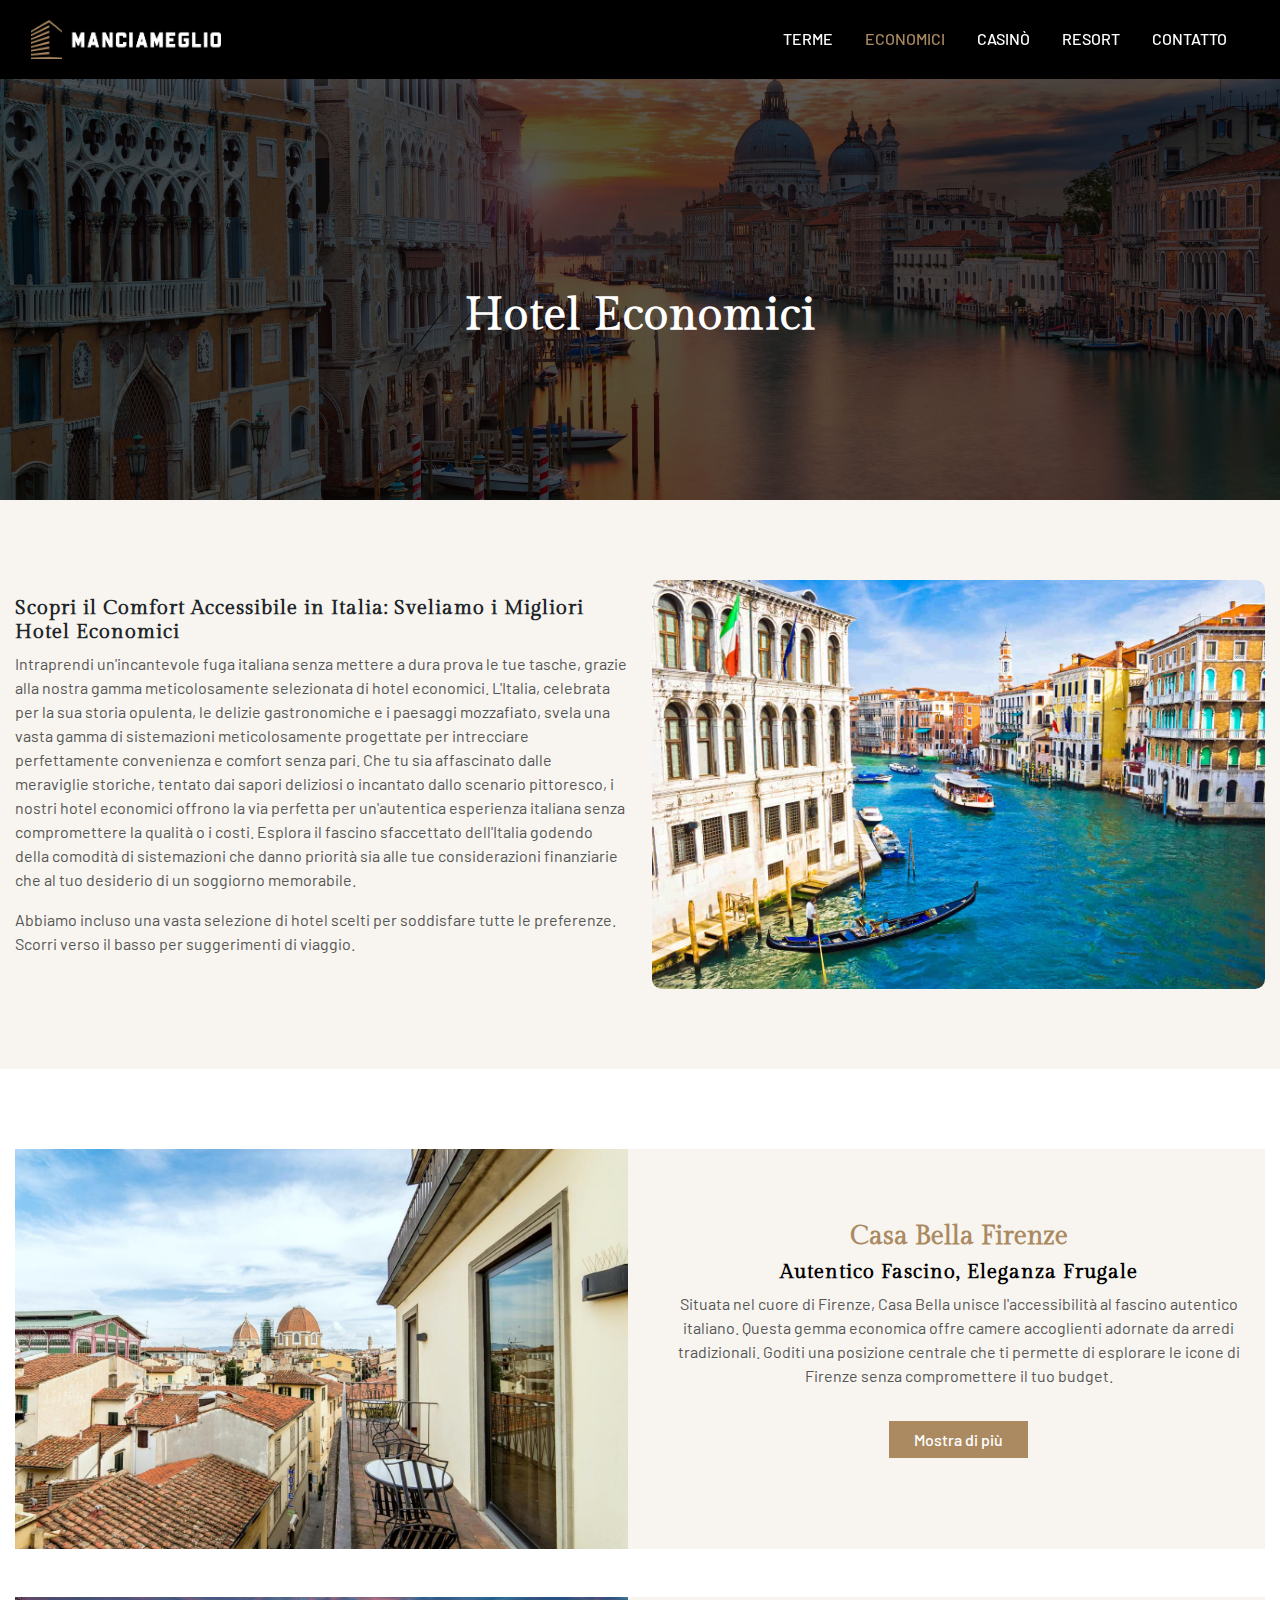
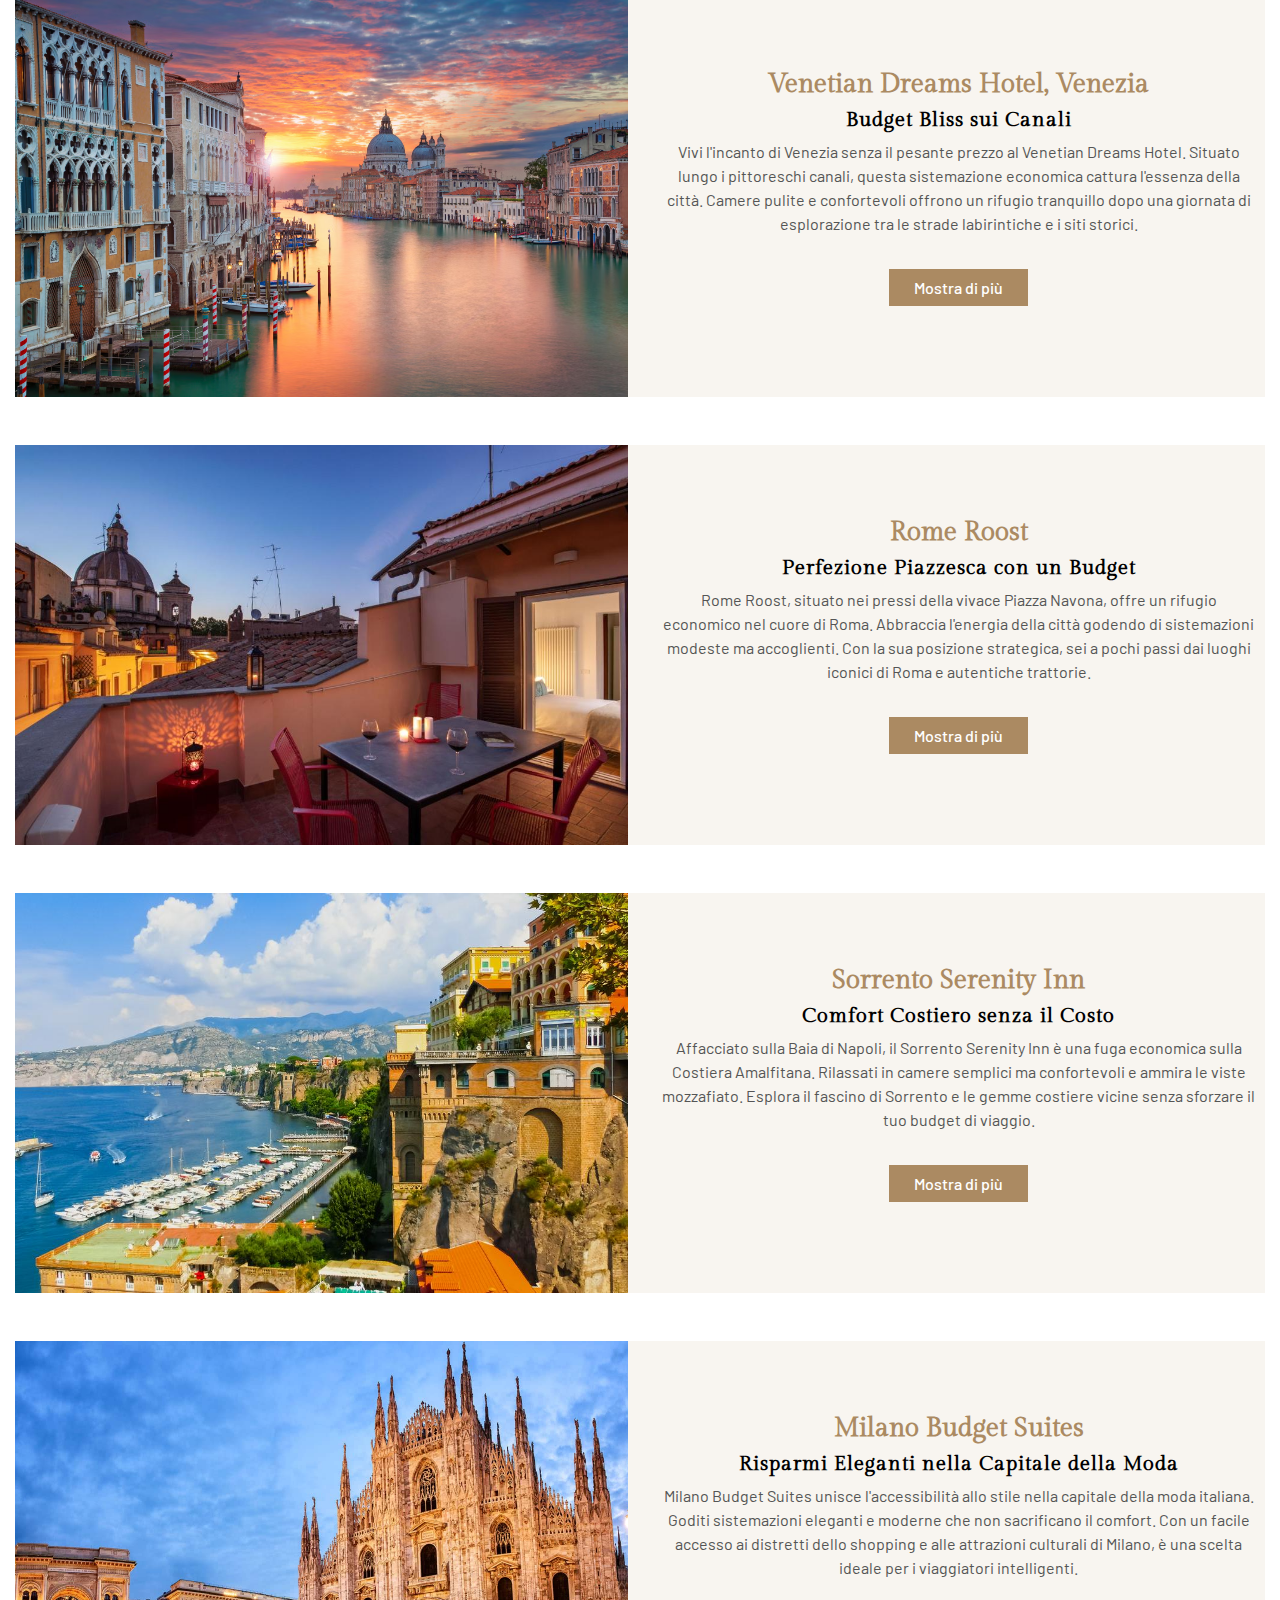
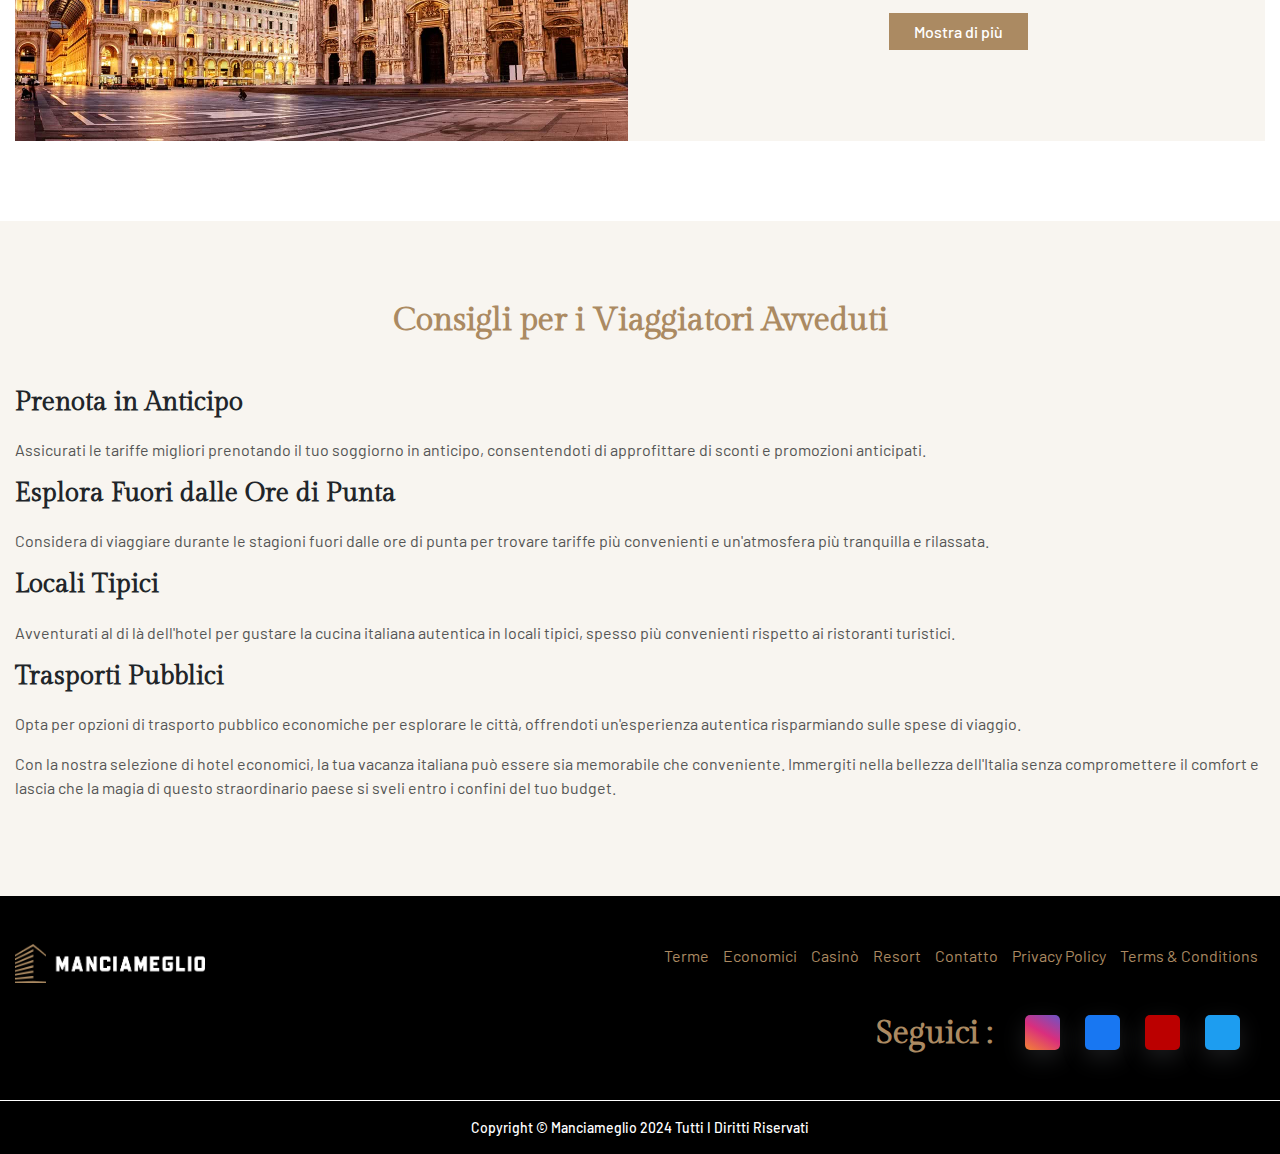
<file: budget.html>
<!DOCTYPE html>
<html lang="it">

<head>
    <meta charset="UTF-8">
    <meta name="viewport" content="width=device-width, initial-scale=1.0">
    <title>Economici</title>
    <link rel="icon" href="./assets/images/fav_icon.png" type="image/x-icon">
    <link rel="stylesheet" href="./assets/css/bootstrap.css">
    <link rel="stylesheet" href="./assets/css/style.css">
    <link rel="stylesheet" href="./assets/css/responsive.css">
    <!-- font  -->
    <link rel="stylesheet" href="https://site-assets.fontawesome.com/releases/v6.5.0/css/all.css">
    <link rel="preconnect" href="https://fonts.googleapis.com">
    <link rel="preconnect" href="https://fonts.gstatic.com" crossorigin>
    <link
        href="https://fonts.googleapis.com/css2?family=Cardo:wght@700&family=Cormorant+Garamond:wght@400;500;600;700&family=Gilda+Display&family=Lora:wght@400;500&family=Montserrat:wght@300;400;500&family=Palanquin+Dark:wght@500;600;700&family=Playfair+Display:wght@500;600;700&family=Raleway:wght@400;500;600;700&family=Roboto:wght@400;500&family=Source+Sans+3:wght@400;500&family=Source+Serif+4:opsz,wght@8..60,400;8..60,500&display=swap"
        rel="stylesheet">
    <link rel="preconnect" href="https://fonts.googleapis.com">
    <link rel="preconnect" href="https://fonts.gstatic.com" crossorigin>
    <link
        href="https://fonts.googleapis.com/css2?family=Barlow:wght@400;500&family=Cardo:wght@700&family=Cormorant+Garamond:wght@400;500;600;700&family=Gilda+Display&family=Lora:wght@400;500&family=Montserrat:wght@300;400;500&family=Palanquin+Dark:wght@500;600;700&family=Playfair+Display:wght@500;600;700&family=Raleway:wght@400;500;600;700&family=Roboto:wght@400;500&family=Source+Sans+3:wght@400;500&family=Source+Serif+4:opsz,wght@8..60,400;8..60,500&display=swap"
        rel="stylesheet">
</head>

<body>
    <!-- header -->
    <header>
        <nav class="nav container">
            <input type="checkbox" id="nav-check">
            <div class="nav-header">
                <div class="nav-title">
                    <a href="./index.html" class="logo"><img src="./assets/images/logon4.png" alt=""
                            class="img-fluid"></a>
                </div>
            </div>
            <div class="nav-btn">
                <label for="nav-check">
                    <span></span>
                    <span></span>
                    <span></span>
                </label>
            </div>
            <ul class="nav-list">
                <!-- <li><a href="./index.html">Home</a></li> -->
                <li><a href="./spa.html">Terme</a></li>
                <li><a href="./budget.html" class="active">Economici</a></li>
                <li><a href="./casino.html">Casinò</a></li>
                <li><a href="./resort.html">Resort</a></li>
                <li><a href="./contact.html">Contatto</a></li>
            </ul>
        </nav>
    </header>
    <!-- banner -->
    <div id="banner" class="sub_banner home_page_banner">
        <img src="./assets/images/budget2.avif" alt="sub_banner_img">
        <div class="container">
            <div class="sub_banner_content text-center">
                <h1>Hotel Economici</h1>
              
            </div>
        </div>
    </div>
    <div class="after_banner_section section">
        <div class="container">
            <div class="row align-items-center">
                <div class="col-lg-6">
                    <div class="left_side_ab">
                        <h5 class="text-dark">
                            Scopri il Comfort Accessibile in Italia: Sveliamo i Migliori Hotel Economici
                        </h5>
                        <p>Intraprendi un'incantevole fuga italiana senza mettere a dura prova le tue tasche,
                            grazie alla nostra gamma meticolosamente selezionata di hotel economici. L'Italia,
                            celebrata per la sua storia opulenta, le delizie gastronomiche e i paesaggi
                            mozzafiato, svela una vasta gamma di sistemazioni meticolosamente progettate per
                            intrecciare perfettamente convenienza e comfort senza pari. Che tu sia affascinato
                            dalle meraviglie storiche, tentato dai sapori deliziosi o incantato dallo scenario
                            pittoresco, i nostri hotel economici offrono la via perfetta per un'autentica esperienza
                            italiana senza compromettere la qualità o i costi. Esplora il fascino sfaccettato
                            dell'Italia godendo della comodità di sistemazioni che danno priorità sia alle tue
                            considerazioni finanziarie che al tuo desiderio di un soggiorno memorabile.
                        </p>
                        <p>Abbiamo incluso una vasta selezione di hotel scelti per soddisfare tutte le
                            preferenze. Scorri verso il basso per suggerimenti di viaggio.
                        </p>
                    </div>
                </div>
                <div class="col-lg-6">
                    <div class="right_side_ab">
                        <img src="./assets/images/budget_home.jpg" alt="" class="img-fluid">
                    </div>
                </div>
            </div>
        </div>
    </div>
    <!-- luxury_hotels -->
    <div class="luxury_hotels section">
        <div class="container">
            <!-- <div class="row">
               <div class="col text-center mb-5">
                   <h2>Bestu hótelin á Íslandi</h2>
               </div>
               </div> -->
            <div class="luxury_hotels_inner mb-5">
                <div class="row justify-content-center align-items-center">
                    <div class="col-lg-6">
                        <div class="luxhotel_card_further">
                            <a href="https://www.casabellaimmobiliare.it/web/" target="_blank">
                                <img src="./assets/images/budget1.jpg" alt="" class="img-fluid">
                            </a>
                        </div>
                    </div>
                    <div class="col-lg-6">
                        <div class="content_card text-center">
                            <h3 class="mb-2">Casa Bella Firenze</h3>
                            <h5 class="mb-2"> Autentico Fascino, Eleganza Frugale</h5>
                            <p>Situata nel cuore di Firenze, Casa Bella unisce l'accessibilità al fascino
                                autentico italiano. Questa gemma economica offre camere accoglienti
                                adornate da arredi tradizionali. Goditi una posizione centrale che ti permette
                                di esplorare le icone di Firenze senza compromettere il tuo budget.
                            </p>
                            <div class="text-center py-4">
                                <a href="https://www.casabellaimmobiliare.it/web/" class="common_btn"
                                    target="_blank">Mostra di più</a>
                            </div>
                        </div>
                    </div>
                </div>
            </div>
            <div class="luxury_hotels_inner mb-5">
                <div class="row justify-content-center align-items-center">
                    <div class="col-lg-6">
                        <div class="luxhotel_card_further">
                            <a href="https://www.booking.com/hotel/it/venetian-dream-apartment.en-gb.html?aid=356980&label=gog235jc-1DCAsocUIYdmVuZXRpYW4tZHJlYW0tYXBhcnRtZW50SDNYA2hsiAEBmAEJuAEXyAEM2AED6AEBiAIBqAIDuAKayO6sBsACAdICJDUxZWU4ZTlhLTQxZDgtNDliNi04YzBmLWEyMDI2MGI0OTA3YdgCBOACAQ&sid=8a261efbfaf8c3c6a4c2032cc0954287&dist=0&keep_landing=1&sb_price_type=total&type=total&"
                                target="_blank">
                                <img src="./assets/images/budget2.avif" alt="" class="img-fluid">
                            </a>
                        </div>
                    </div>
                    <div class="col-lg-6">
                        <div class="content_card text-center">
                            <h3 class="mb-2">Venetian Dreams Hotel, Venezia</h3>
                            <h5 class="mb-2"> Budget Bliss sui Canali</h5>
                            <p>Vivi l'incanto di Venezia senza il pesante prezzo al Venetian Dreams Hotel.
                                Situato lungo i pittoreschi canali, questa sistemazione economica cattura
                                l'essenza della città. Camere pulite e confortevoli offrono un rifugio tranquillo
                                dopo una giornata di esplorazione tra le strade labirintiche e i siti storici.
                            </p>
                            <div class="text-center py-4">
                                <a href="https://www.booking.com/hotel/it/venetian-dream-apartment.en-gb.html?aid=356980&label=gog235jc-1DCAsocUIYdmVuZXRpYW4tZHJlYW0tYXBhcnRtZW50SDNYA2hsiAEBmAEJuAEXyAEM2AED6AEBiAIBqAIDuAKayO6sBsACAdICJDUxZWU4ZTlhLTQxZDgtNDliNi04YzBmLWEyMDI2MGI0OTA3YdgCBOACAQ&sid=8a261efbfaf8c3c6a4c2032cc0954287&dist=0&keep_landing=1&sb_price_type=total&type=total&"
                                    class="common_btn" target="_blank">Mostra di più</a>
                            </div>
                        </div>
                    </div>
                </div>
            </div>
            <div class="luxury_hotels_inner mb-5">
                <div class="row justify-content-center align-items-center">
                    <div class="col-lg-6">
                        <div class="luxhotel_card_further">
                            <a href="https://www.google.com/travel/search?q=budget%20hotels%20in%20rome&g2lb=2502548%2C2503771%2C2503781%2C4258168%2C4284970%2C4291517%2C4597339%2C4754388%2C4814050%2C4874190%2C4893075%2C4924070%2C4965990%2C10208620%2C72277293%2C72298667%2C72302247%2C72313836%2C72317059%2C72406588%2C72412680%2C72414906%2C72421566%2C72430562%2C72436632%2C72440517%2C72442338%2C72448521%2C72458707&hl=en-IE&gl=ie&ssta=1&ts=CAESCAoCCAMKAggDGhwSGhIUCgcI6A8QARgVEgcI6A8QARgWGAEyAhAAKgcKBToDRVVS&qs=CAEyE0Nnb0ktTEtVXzZtN21aWVJFQUU4CkIJCU-MbFZdnbr1QgkJf1nsQpOjY0tCCQkcHFU28LgPOEIJCXgZ5Z_aZSwR&ap=aAG6AQhvdmVydmlldw&ictx=1&sa=X&ved=0CAAQ5JsGahcKEwjYyaDQ1sODAxUAAAAAHQAAAAAQDQ"
                                target="_blank">
                                <img src="./assets/images/budget3.jpg" alt="" class="img-fluid">
                            </a>
                        </div>
                    </div>
                    <div class="col-lg-6">
                        <div class="content_card text-center">
                            <h3 class="mb-2">Rome Roost</h3>
                            <h5 class="mb-2"> Perfezione Piazzesca con un Budget</h5>
                            <p>Rome Roost, situato nei pressi della vivace Piazza Navona, offre un rifugio
                                economico nel cuore di Roma. Abbraccia l'energia della città godendo di
                                sistemazioni modeste ma accoglienti. Con la sua posizione strategica, sei a
                                pochi passi dai luoghi iconici di Roma e autentiche trattorie.
                            </p>
                            <div class="text-center py-4">
                                <a href="https://www.google.com/travel/search?q=budget%20hotels%20in%20rome&g2lb=2502548%2C2503771%2C2503781%2C4258168%2C4284970%2C4291517%2C4597339%2C4754388%2C4814050%2C4874190%2C4893075%2C4924070%2C4965990%2C10208620%2C72277293%2C72298667%2C72302247%2C72313836%2C72317059%2C72406588%2C72412680%2C72414906%2C72421566%2C72430562%2C72436632%2C72440517%2C72442338%2C72448521%2C72458707&hl=en-IE&gl=ie&ssta=1&ts=CAESCAoCCAMKAggDGhwSGhIUCgcI6A8QARgVEgcI6A8QARgWGAEyAhAAKgcKBToDRVVS&qs=CAEyE0Nnb0ktTEtVXzZtN21aWVJFQUU4CkIJCU-MbFZdnbr1QgkJf1nsQpOjY0tCCQkcHFU28LgPOEIJCXgZ5Z_aZSwR&ap=aAG6AQhvdmVydmlldw&ictx=1&sa=X&ved=0CAAQ5JsGahcKEwjYyaDQ1sODAxUAAAAAHQAAAAAQDQ" class="common_btn" target="_blank">Mostra di più</a>
                            </div>
                        </div>
                    </div>
                </div>
            </div>
            <div class="luxury_hotels_inner mb-5">
                <div class="row justify-content-center align-items-center">
                    <div class="col-lg-6">
                        <div class="luxhotel_card_further">
                            <a href="https://fivestar.ie/self-catering/beachfront-oasis/" target="_blank">
                                <img src="./assets/images/budget4.jpg" alt="" class="img-fluid">
                            </a>
                        </div>
                    </div>
                    <div class="col-lg-6">
                        <div class="content_card text-center">
                            <h3 class="mb-2">Sorrento Serenity Inn</h3>
                            <h5 class="mb-2"> Comfort Costiero senza il Costo</h5>
                            <p>Affacciato sulla Baia di Napoli, il Sorrento Serenity Inn è una fuga economica
                                sulla Costiera Amalfitana. Rilassati in camere semplici ma confortevoli e
                                ammira le viste mozzafiato. Esplora il fascino di Sorrento e le gemme costiere
                                vicine senza sforzare il tuo budget di viaggio.
                            </p>
                            <div class="text-center py-4">
                                <a href="https://fivestar.ie/self-catering/beachfront-oasis/" class="common_btn"
                                    target="_blank">Mostra di più</a>
                            </div>
                        </div>
                    </div>
                </div>
            </div>
            <div class="luxury_hotels_inner">
                <div class="row justify-content-center align-items-center">
                    <div class="col-lg-6">
                        <div class="luxhotel_card_further">
                            <a href="https://www.googleadservices.com/pagead/aclk?sa=L&ai=[base64]&gclid=Cj0KCQiAy9msBhD0ARIsANbk0A8Ufy0BX92YIA4BJ6pBzbhEJY1q7RllL-OZQjVZEhOtRNo4Y1ER_zkaAkOEEALw_wcB&ved=2ahUKEwjHlIzg1sODAxXNSUEAHYEIAygQ0Qx6BAgJEAE&nis=2&cid=CAASFORok8j7iKult0Ojk52tarXIUQYC&dblrd=1&sival=AF15MEDy3CnToXlgBCtoPjwLPm26KuUhWNYGvwFE0wzNQwRJGA-zKL2Yqqcyh3RozkOvDG1KB9RYY-_nfsEK5YVpZEqcEoMFlKZBRxGmSFo_pKa1H7QTZbyitcdppzNvD9346nYsYeBzKeemdR1RxV6pXANOU3YL7aWua3VJKP6ni1ogkeExCtM&sig=AOD64_2PtkwZMKWag9QtsoIxPv-Ovzpv5Q&adurl=https://ad.doubleclick.net/searchads/link/click%3Flid%3D43700077168390085%26ds_s_kwgid%3D58700007730849395%26ds_a_cid%3D875294590%26ds_a_caid%3D16575947931%26ds_a_agid%3D132974660805%26ds_a_fiid%3D%26ds_a_lid%3Dkwd-14354241%26ds_a_extid%3D%26%26ds_e_adid%3D588949319893%26ds_e_matchtype%3Dsearch%26ds_e_device%3Dc%26ds_e_network%3Dg%26%26ds_url_v%3D2%26ds_dest_url%3Dhttps://www.nh-hotels.com/en/hotels/milan%3Fcampid%3D8435708%26gclsrc%3Daw.ds%26gad_source%3D1" target="_blank">
                                <img src="./assets/images/budget5.jpg" alt="" class="img-fluid">
                            </a>
                        </div>
                    </div>
                    <div class="col-lg-6">
                        <div class="content_card text-center">
                            <h3 class="mb-2">Milano Budget Suites</h3>
                            <h5 class="mb-2"> Risparmi Eleganti nella Capitale della Moda</h5>
                            <p>Milano Budget Suites unisce l'accessibilità allo stile nella capitale della moda
                                italiana. Goditi sistemazioni eleganti e moderne che non sacrificano il
                                comfort. Con un facile accesso ai distretti dello shopping e alle attrazioni
                                culturali di Milano, è una scelta ideale per i viaggiatori intelligenti.
                            </p>
                            <div class="text-center py-4">
                                <a href="https://www.googleadservices.com/pagead/aclk?sa=L&ai=[base64]&gclid=Cj0KCQiAy9msBhD0ARIsANbk0A8Ufy0BX92YIA4BJ6pBzbhEJY1q7RllL-OZQjVZEhOtRNo4Y1ER_zkaAkOEEALw_wcB&ved=2ahUKEwjHlIzg1sODAxXNSUEAHYEIAygQ0Qx6BAgJEAE&nis=2&cid=CAASFORok8j7iKult0Ojk52tarXIUQYC&dblrd=1&sival=AF15MEDy3CnToXlgBCtoPjwLPm26KuUhWNYGvwFE0wzNQwRJGA-zKL2Yqqcyh3RozkOvDG1KB9RYY-_nfsEK5YVpZEqcEoMFlKZBRxGmSFo_pKa1H7QTZbyitcdppzNvD9346nYsYeBzKeemdR1RxV6pXANOU3YL7aWua3VJKP6ni1ogkeExCtM&sig=AOD64_2PtkwZMKWag9QtsoIxPv-Ovzpv5Q&adurl=https://ad.doubleclick.net/searchads/link/click%3Flid%3D43700077168390085%26ds_s_kwgid%3D58700007730849395%26ds_a_cid%3D875294590%26ds_a_caid%3D16575947931%26ds_a_agid%3D132974660805%26ds_a_fiid%3D%26ds_a_lid%3Dkwd-14354241%26ds_a_extid%3D%26%26ds_e_adid%3D588949319893%26ds_e_matchtype%3Dsearch%26ds_e_device%3Dc%26ds_e_network%3Dg%26%26ds_url_v%3D2%26ds_dest_url%3Dhttps://www.nh-hotels.com/en/hotels/milan%3Fcampid%3D8435708%26gclsrc%3Daw.ds%26gad_source%3D1" class="common_btn" target="_blank">Mostra di più</a>
                            </div>
                        </div>
                    </div>
                </div>
            </div>
        </div>
    </div>
    <!-- bottom_text_section -->
    <div class="bottom_text_section section">
        <div class="container">
            <div class="row">
                <div class="col">
                    <h2 class="text-center mb-5">Consigli per i Viaggiatori Avveduti</h2>
                    <div class="bottom_text_tips mb-3">
                        <h3>Prenota in Anticipo</h3>
                        <p>Assicurati le tariffe migliori prenotando il tuo soggiorno in
                            anticipo, consentendoti di approfittare di sconti e promozioni anticipati.
                        </p>
                    </div>
                    <div class="bottom_text_tips mb-3">
                        <h3>Esplora Fuori dalle Ore di Punta</h3>
                        <p>Considera di viaggiare durante le stagioni fuori dalle
                            ore di punta per trovare tariffe più convenienti e un'atmosfera più tranquilla e
                            rilassata.
                        </p>
                    </div>
                    <div class="bottom_text_tips mb-3">
                        <h3>Locali Tipici</h3>
                        <p>Avventurati al di là dell'hotel per gustare la cucina italiana autentica in
                            locali tipici, spesso più convenienti rispetto ai ristoranti turistici.
                        </p>
                    </div>
                    <div class="bottom_text_tips mb-3">
                        <h3>Trasporti Pubblici</h3>
                        <p>Opta per opzioni di trasporto pubblico economiche per esplorare
                            le città, offrendoti un'esperienza autentica risparmiando sulle spese di viaggio.
                        </p>
                        <p>Con la nostra selezione di hotel economici, la tua vacanza italiana può essere sia
                            memorabile che conveniente. Immergiti nella bellezza dell'Italia senza
                            compromettere il comfort e lascia che la magia di questo straordinario paese si sveli
                            entro i confini del tuo budget.
                        </p>
                    </div>
                </div>
            </div>
        </div>
    </div>
    <footer class="py-5">
        <div class="container">
            <div class="top_footer">
                <div class="row align-items-center">
                    <div class="col-12 col-xl-3">
                        <div class="footer_left">
                            <a href="./index.html" class="logo"><img src="./assets/images/logon4.png" alt=""
                                    class="img-fluid"></a>
                        </div>
                    </div>
                    <div class="col-12 col-xl-9">
                        <div class="footer_left footer_right_ul">
                            <ul>
                                <!-- <li><a href="./index.html">Home</a></li> -->
                                <li><a href="./spa.html">Terme</a></li>
                                <li><a href="./budget.html">Economici</a></li>
                                <li><a href="./casino.html">Casinò</a></li>
                                <li><a href="./resort.html">Resort</a></li>
                                <li><a href="./contact.html">Contatto</a></li>
                                <li><a href="./privacy_policy.html">Privacy policy</a></li>
                                <li><a href="./terms_and_conditions.html">Terms & conditions</a></li>
                            </ul>
                        </div>
                    </div>
                </div>
            </div>
            <div class="row">
                <div class="col">
                    <div class="footer_right">
                        <h2 class="mb-0">Seguici : </h2>
                        <ul>
                            <li><a href=""><i class="fa-brands fa-instagram"></i></a></li>
                            <li><a href=""><i class="fa-brands fa-facebook-f"></i></a></li>
                            <li><a href=""><i class="fa-brands fa-youtube"></i></a></li>
                            <li><a href=""><i class="fa-brands fa-twitter"></i></a></li>
                        </ul>
                    </div>
                </div>
            </div>
        </div>
    </footer>
    <div class="lower_footer">
        <div class="container">
            <div class="row">
                <div class="col text-center">
                    <p class="py-3 mb-0">Copyright © Manciameglio 2024 Tutti i diritti riservati</p>
                </div>
            </div>
        </div>
    </div>
    <script src="https://code.jquery.com/jquery-3.7.1.min.js"
        integrity="sha256-/JqT3SQfawRcv/BIHPThkBvs0OEvtFFmqPF/lYI/Cxo=" crossorigin="anonymous"></script>
    <script src="./assets/js/bootstrap.bundle.js"></script>
</body>

</html>
</file>
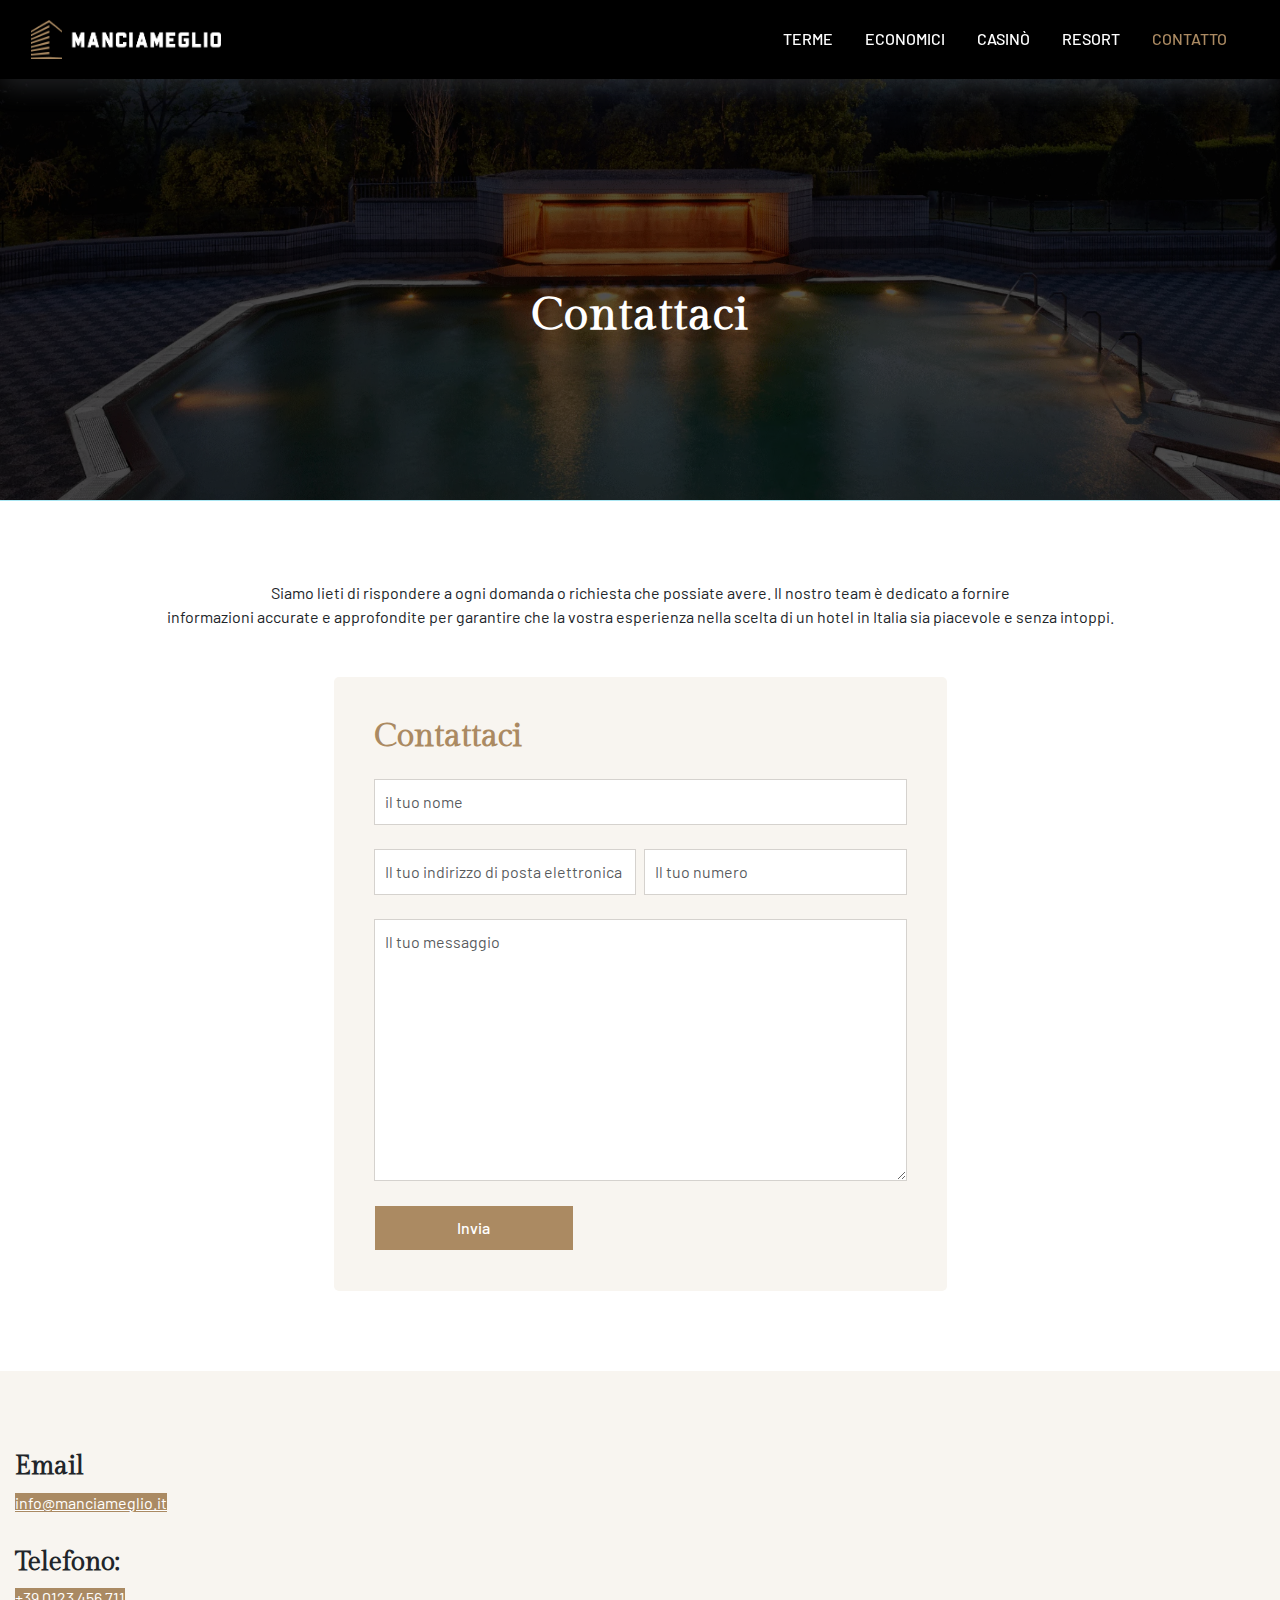
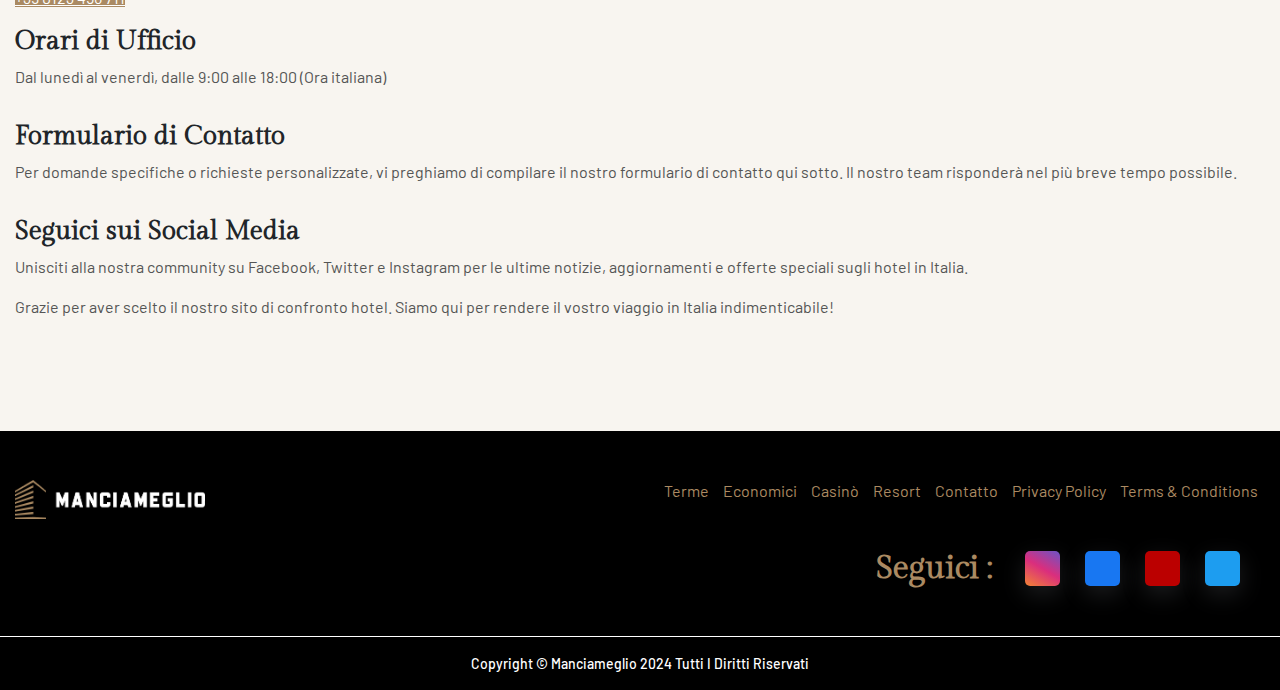
<file: contact.html>
<!DOCTYPE html>
<html lang="it">
   <head>
      <meta charset="UTF-8">
      <meta name="viewport" content="width=device-width, initial-scale=1.0">
      <title>Contattaci</title>
      <link rel="icon" href="./assets/images/fav_icon.png" type="image/x-icon">
      <link rel="stylesheet" href="./assets/css/bootstrap.css">
      <link rel="stylesheet" href="./assets/css/style.css">
      <link rel="stylesheet" href="./assets/css/responsive.css">
      <!-- font  -->
      <link rel="stylesheet" href="https://site-assets.fontawesome.com/releases/v6.5.0/css/all.css">
      <link rel="preconnect" href="https://fonts.googleapis.com">
      <link rel="preconnect" href="https://fonts.gstatic.com" crossorigin>
      <link
         href="https://fonts.googleapis.com/css2?family=Cardo:wght@700&family=Cormorant+Garamond:wght@400;500;600;700&family=Gilda+Display&family=Lora:wght@400;500&family=Montserrat:wght@300;400;500&family=Palanquin+Dark:wght@500;600;700&family=Playfair+Display:wght@500;600;700&family=Raleway:wght@400;500;600;700&family=Roboto:wght@400;500&family=Source+Sans+3:wght@400;500&family=Source+Serif+4:opsz,wght@8..60,400;8..60,500&display=swap"
         rel="stylesheet">
      <link rel="preconnect" href="https://fonts.googleapis.com">
      <link rel="preconnect" href="https://fonts.gstatic.com" crossorigin>
      <link
         href="https://fonts.googleapis.com/css2?family=Barlow:wght@400;500&family=Cardo:wght@700&family=Cormorant+Garamond:wght@400;500;600;700&family=Gilda+Display&family=Lora:wght@400;500&family=Montserrat:wght@300;400;500&family=Palanquin+Dark:wght@500;600;700&family=Playfair+Display:wght@500;600;700&family=Raleway:wght@400;500;600;700&family=Roboto:wght@400;500&family=Source+Sans+3:wght@400;500&family=Source+Serif+4:opsz,wght@8..60,400;8..60,500&display=swap"
         rel="stylesheet">
   </head>
   <body>
      <!-- header -->
      <header>
         <nav class="nav container">
            <input type="checkbox" id="nav-check">
            <div class="nav-header">
               <div class="nav-title">
                  <a href="./index.html" class="logo"><img src="./assets/images/logon4.png" alt=""
                     class="img-fluid"></a>
               </div>
            </div>
            <div class="nav-btn">
               <label for="nav-check">
               <span></span>
               <span></span>
               <span></span>
               </label>
            </div>
            <ul class="nav-list">
               <!-- <li><a href="./index.html">Home</a></li> -->
               <li><a href="./spa.html">Terme</a></li>
               <li><a href="./budget.html">Economici</a></li>
               <li><a href="./casino.html">Casinò</a></li>
               <li><a href="./resort.html">Resort</a></li>
               <li><a href="./contact.html" class="active">Contatto</a></li>
            </ul>
         </nav>
      </header>
      <!-- banner -->
      <div id="banner" class="sub_banner home_page_banner">
         <img src="./assets/images/spa_5.webp" alt="sub_banner_img">
         <div class="container">
            <div class="sub_banner_content text-center">
               <h1>Contattaci</h1>
      
            </div>
         </div>
      </div>
      <div class="contact_us section">
         <div class="container">
            <div class="row">
               <div class="col">
                  <p class="text-dark text-center mb-5">Siamo lieti di rispondere a ogni domanda o richiesta che possiate avere. Il nostro team è
                     dedicato a fornire<br> informazioni accurate e approfondite per garantire che la vostra
                     esperienza nella scelta di un hotel in Italia sia piacevole e senza intoppi.
                  </p>
               </div>
            </div>
            <div class="row align-items-center justify-content-center">
               <div class="col-lg-6">
                  <div class="right_side_first">
                     <!-- <img src="./assets/images/Homebanner.jpeg" alt="" class="img-fluid"> -->
                     <h2 class="footer_h2 mb-4">
                        Contattaci
                     </h2>
                     <form action="#">
                        <div class="div mb-4">
                           <input type="text" placeholder="il tuo nome" class="form-control ">
                        </div>
                        <div class="div  mb-4 d-flex">
                           <input type="email" placeholder="Il tuo indirizzo di posta elettronica" class="form-control me-2">
                           <input type="number" placeholder="Il tuo numero" class="form-control">
                        </div>
                        <div class="div mb-4">
                           <textarea class="form-control" placeholder="Il tuo messaggio " rows="10"></textarea>
                        </div>
                        <div class="div">
                           <input type="submit" value="Invia" class="form-control sub_btn">
                        </div>
                     </form>
                  </div>
               </div>
            </div>
         </div>
      </div>
      <div class="about_us section">
         <div class="container">
            <div class="row mb-3">
               <div class="col">
                  <h3 class="mb-2">Email</h3>
                  <p> <a href="mailto:info@manciameglio.it">info@manciameglio.it</a></p>
               </div>
            </div>
            <div class="row mb-3">
               <div class="col">
                  <h3 class="mb-2">Telefono:</h3>
                  <a href="tel:+390123456711"> +39 0123 456 711</a>
               </div>
            </div>
            <div class="row mb-3">
               <div class="col">
                  <h3 class="mb-2">Orari di Ufficio</h3>
                  <p>Dal lunedì al venerdì, dalle 9:00 alle 18:00 (Ora italiana)</p>
               </div>
            </div>
            <div class="row mb-3">
               <div class="col">
                  <h3 class="mb-2">Formulario di Contatto</h3>
                  <p>Per domande specifiche o richieste personalizzate, vi preghiamo di compilare il nostro
                     formulario di contatto qui sotto. Il nostro team risponderà nel più breve tempo possibile.
                  </p>
               </div>
            </div>
            <div class="row mb-3">
               <div class="col">
                  <h3 class="mb-2">Seguici sui Social Media</h3>
                  <p>Unisciti alla nostra community su Facebook, Twitter e Instagram per le ultime notizie,
                     aggiornamenti e offerte speciali sugli hotel in Italia.
                  </p>
                  <p>Grazie per aver scelto il nostro sito di confronto hotel. Siamo qui per rendere il vostro viaggio
                     in Italia indimenticabile!
                  </p>
               </div>
            </div>
         </div>
      </div>
      <footer class="py-5">
         <div class="container">
            <div class="top_footer">
               <div class="row align-items-center">
                  <div class="col-12 col-xl-3">
                     <div class="footer_left">
                        <a href="./index.html" class="logo"><img src="./assets/images/logon4.png" alt=""
                           class="img-fluid"></a>
                     </div>
                  </div>
                  <div class="col-12 col-xl-9">
                     <div class="footer_left footer_right_ul">
                        <ul>
                           <!-- <li><a href="./index.html">Home</a></li> -->
                           <li><a href="./spa.html">Terme</a></li>
                           <li><a href="./budget.html">Economici</a></li>
                           <li><a href="./casino.html">Casinò</a></li>
                           <li><a href="./resort.html">Resort</a></li>
                           <li><a href="./contact.html">Contatto</a></li>
                           <li><a href="./privacy_policy.html">Privacy policy</a></li>
                           <li><a href="./terms_and_conditions.html">Terms & conditions</a></li>
                        </ul>
                     </div>
                  </div>
               </div>
            </div>
            <div class="row">
               <div class="col">
                  <div class="footer_right">
                     <h2 class="mb-0">Seguici : </h2>
                     <ul>
                        <li><a href=""><i class="fa-brands fa-instagram"></i></a></li>
                        <li><a href=""><i class="fa-brands fa-facebook-f"></i></a></li>
                        <li><a href=""><i class="fa-brands fa-youtube"></i></a></li>
                        <li><a href=""><i class="fa-brands fa-twitter"></i></a></li>
                     </ul>
                  </div>
               </div>
            </div>
         </div>
      </footer>
      <div class="lower_footer">
         <div class="container">
            <div class="row">
               <div class="col text-center">
                  <p class="py-3 mb-0">Copyright © Manciameglio 2024 Tutti I Diritti Riservati</p>
               </div>
            </div>
         </div>
      </div>
      <script src="https://code.jquery.com/jquery-3.7.1.min.js"
         integrity="sha256-/JqT3SQfawRcv/BIHPThkBvs0OEvtFFmqPF/lYI/Cxo=" crossorigin="anonymous"></script>
      <script src="./assets/js/bootstrap.bundle.js"></script>
   </body>
</html>
</file>
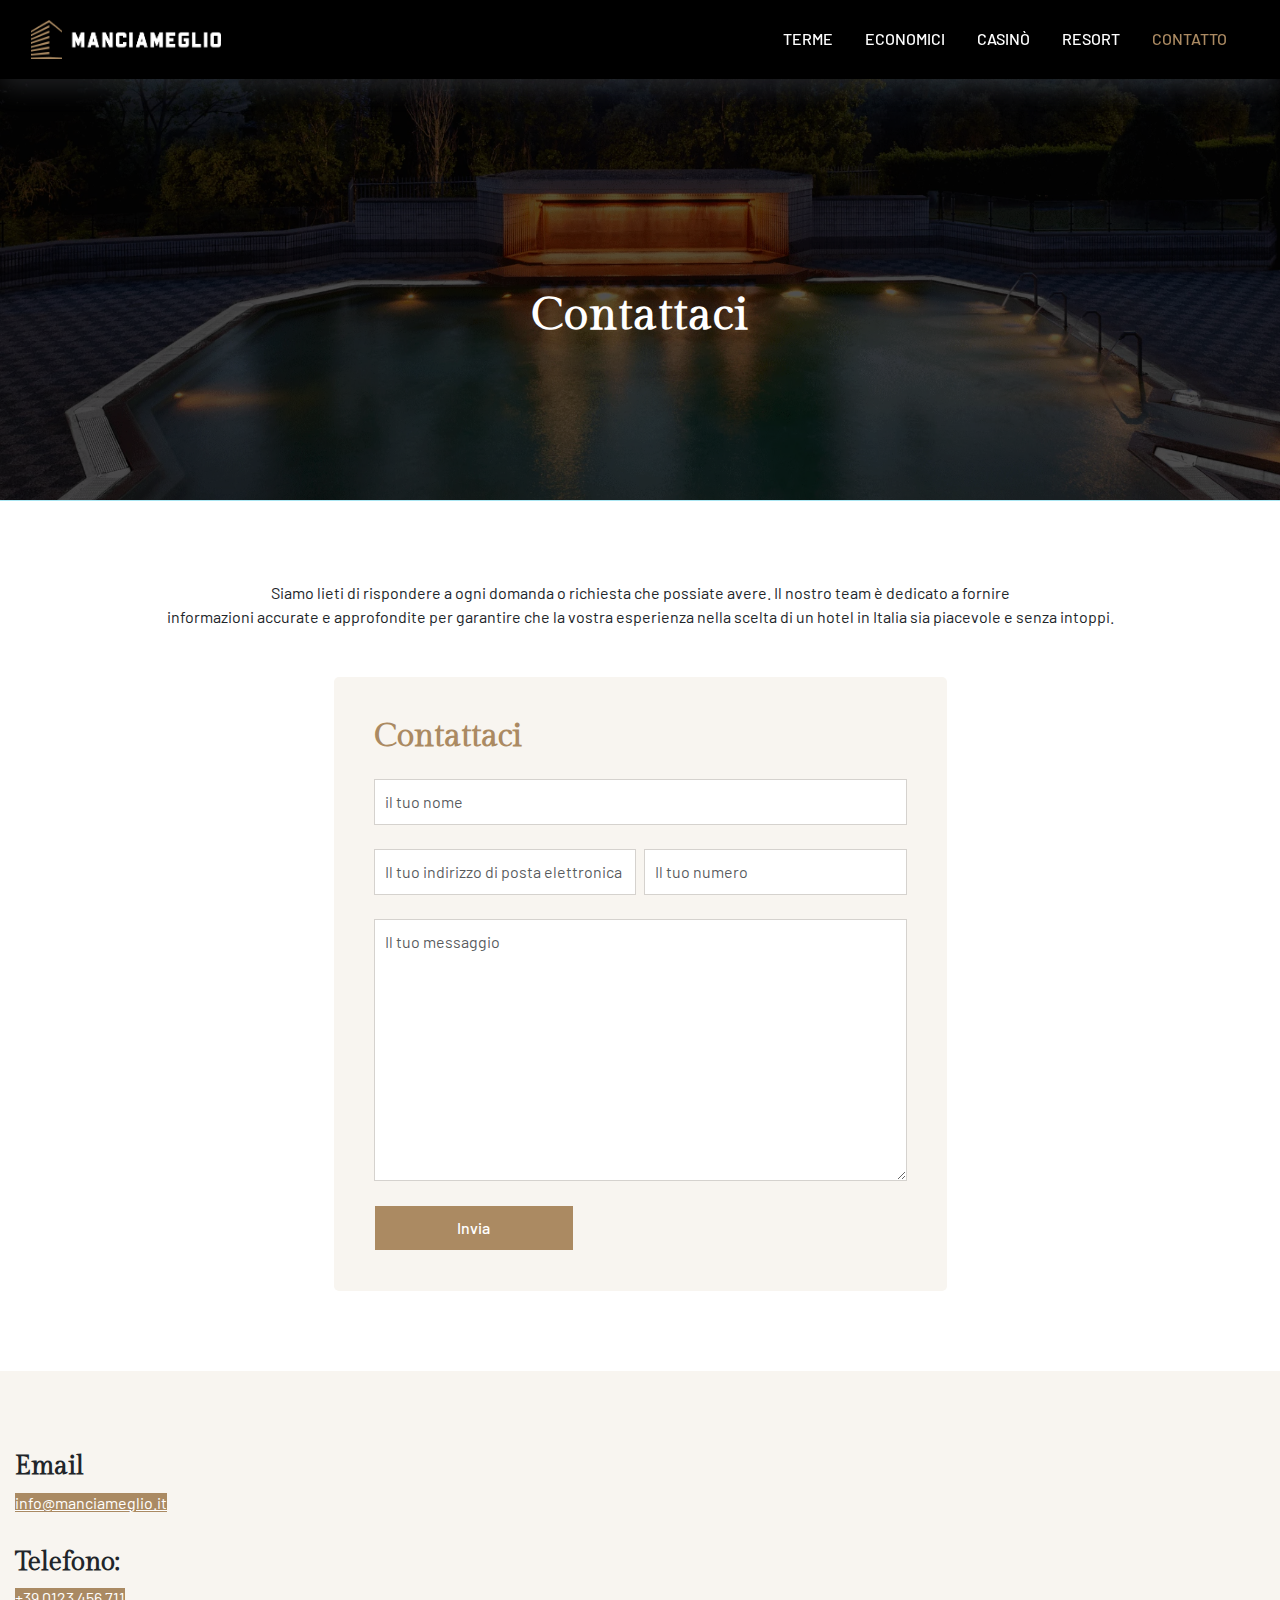
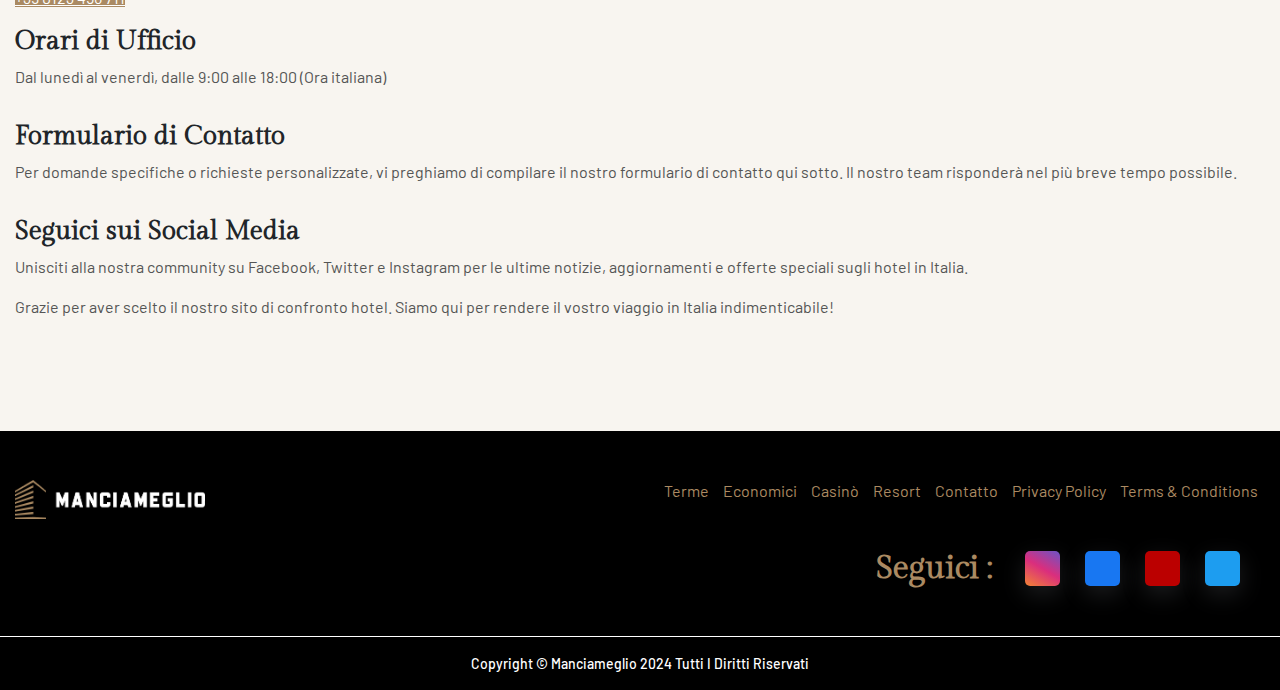
<file: Contatto.html>
<!DOCTYPE html>
<html lang="it">
   <head>
      <meta charset="UTF-8">
      <meta name="viewport" content="width=device-width, initial-scale=1.0">
      <title>Contattaci</title>
      <link rel="icon" href="./assets/images/fav_icon.png" type="image/x-icon">
      <link rel="stylesheet" href="./assets/css/bootstrap.css">
      <link rel="stylesheet" href="./assets/css/style.css">
      <link rel="stylesheet" href="./assets/css/responsive.css">
      <!-- font  -->
      <link rel="stylesheet" href="https://site-assets.fontawesome.com/releases/v6.5.0/css/all.css">
      <link rel="preconnect" href="https://fonts.googleapis.com">
      <link rel="preconnect" href="https://fonts.gstatic.com" crossorigin>
      <link
         href="https://fonts.googleapis.com/css2?family=Cardo:wght@700&family=Cormorant+Garamond:wght@400;500;600;700&family=Gilda+Display&family=Lora:wght@400;500&family=Montserrat:wght@300;400;500&family=Palanquin+Dark:wght@500;600;700&family=Playfair+Display:wght@500;600;700&family=Raleway:wght@400;500;600;700&family=Roboto:wght@400;500&family=Source+Sans+3:wght@400;500&family=Source+Serif+4:opsz,wght@8..60,400;8..60,500&display=swap"
         rel="stylesheet">
      <link rel="preconnect" href="https://fonts.googleapis.com">
      <link rel="preconnect" href="https://fonts.gstatic.com" crossorigin>
      <link
         href="https://fonts.googleapis.com/css2?family=Barlow:wght@400;500&family=Cardo:wght@700&family=Cormorant+Garamond:wght@400;500;600;700&family=Gilda+Display&family=Lora:wght@400;500&family=Montserrat:wght@300;400;500&family=Palanquin+Dark:wght@500;600;700&family=Playfair+Display:wght@500;600;700&family=Raleway:wght@400;500;600;700&family=Roboto:wght@400;500&family=Source+Sans+3:wght@400;500&family=Source+Serif+4:opsz,wght@8..60,400;8..60,500&display=swap"
         rel="stylesheet">
   </head>
   <body>
      <!-- header -->
      <header>
         <nav class="nav container">
            <input type="checkbox" id="nav-check">
            <div class="nav-header">
               <div class="nav-title">
                  <a href="./index.html" class="logo"><img src="./assets/images/logon4.png" alt=""
                     class="img-fluid"></a>
               </div>
            </div>
            <div class="nav-btn">
               <label for="nav-check">
               <span></span>
               <span></span>
               <span></span>
               </label>
            </div>
            <ul class="nav-list">
               <!-- <li><a href="./index.html">Home</a></li> -->
               <li><a href="./Terme.html">Terme</a></li>
               <li><a href="./Economici.html">Economici</a></li>
               <li><a href="./casino.html">Casinò</a></li>
               <li><a href="./resort.html">Resort</a></li>
               <li><a href="./Contatto.html" class="active">Contatto</a></li>
            </ul>
         </nav>
      </header>
      <!-- banner -->
      <div id="banner" class="sub_banner home_page_banner">
         <img src="./assets/images/spa_5.webp" alt="sub_banner_img">
         <div class="container">
            <div class="sub_banner_content text-center">
               <h1>Contattaci</h1>
      
            </div>
         </div>
      </div>
      <div class="contact_us section">
         <div class="container">
            <div class="row">
               <div class="col">
                  <p class="text-dark text-center mb-5">Siamo lieti di rispondere a ogni domanda o richiesta che possiate avere. Il nostro team è
                     dedicato a fornire<br> informazioni accurate e approfondite per garantire che la vostra
                     esperienza nella scelta di un hotel in Italia sia piacevole e senza intoppi.
                  </p>
               </div>
            </div>
            <div class="row align-items-center justify-content-center">
               <div class="col-lg-6">
                  <div class="right_side_first">
                     <!-- <img src="./assets/images/Homebanner.jpeg" alt="" class="img-fluid"> -->
                     <h2 class="footer_h2 mb-4">
                        Contattaci
                     </h2>
                     <form action="#">
                        <div class="div mb-4">
                           <input type="text" placeholder="il tuo nome" class="form-control ">
                        </div>
                        <div class="div  mb-4 d-flex">
                           <input type="email" placeholder="Il tuo indirizzo di posta elettronica" class="form-control me-2">
                           <input type="number" placeholder="Il tuo numero" class="form-control">
                        </div>
                        <div class="div mb-4">
                           <textarea class="form-control" placeholder="Il tuo messaggio " rows="10"></textarea>
                        </div>
                        <div class="div">
                           <input type="submit" value="Invia" class="form-control sub_btn">
                        </div>
                     </form>
                  </div>
               </div>
            </div>
         </div>
      </div>
      <div class="about_us section">
         <div class="container">
            <div class="row mb-3">
               <div class="col">
                  <h3 class="mb-2">Email</h3>
                  <p> <a href="mailto:info@manciameglio.it">info@manciameglio.it</a></p>
               </div>
            </div>
            <div class="row mb-3">
               <div class="col">
                  <h3 class="mb-2">Telefono:</h3>
                  <a href="tel:+390123456711"> +39 0123 456 711</a>
               </div>
            </div>
            <div class="row mb-3">
               <div class="col">
                  <h3 class="mb-2">Orari di Ufficio</h3>
                  <p>Dal lunedì al venerdì, dalle 9:00 alle 18:00 (Ora italiana)</p>
               </div>
            </div>
            <div class="row mb-3">
               <div class="col">
                  <h3 class="mb-2">Formulario di Contatto</h3>
                  <p>Per domande specifiche o richieste personalizzate, vi preghiamo di compilare il nostro
                     formulario di contatto qui sotto. Il nostro team risponderà nel più breve tempo possibile.
                  </p>
               </div>
            </div>
            <div class="row mb-3">
               <div class="col">
                  <h3 class="mb-2">Seguici sui Social Media</h3>
                  <p>Unisciti alla nostra community su Facebook, Twitter e Instagram per le ultime notizie,
                     aggiornamenti e offerte speciali sugli hotel in Italia.
                  </p>
                  <p>Grazie per aver scelto il nostro sito di confronto hotel. Siamo qui per rendere il vostro viaggio
                     in Italia indimenticabile!
                  </p>
               </div>
            </div>
         </div>
      </div>
      <footer class="py-5">
         <div class="container">
            <div class="top_footer">
               <div class="row align-items-center">
                  <div class="col-12 col-xl-3">
                     <div class="footer_left">
                        <a href="./index.html" class="logo"><img src="./assets/images/logon4.png" alt=""
                           class="img-fluid"></a>
                     </div>
                  </div>
                  <div class="col-12 col-xl-9">
                     <div class="footer_left footer_right_ul">
                        <ul>
                           <!-- <li><a href="./index.html">Home</a></li> -->
                           <li><a href="./Terme.html">Terme</a></li>
                           <li><a href="./Economici.html">Economici</a></li>
                           <li><a href="./casino.html">Casinò</a></li>
                           <li><a href="./resort.html">Resort</a></li>
                           <li><a href="./Contatto.html">Contatto</a></li>
                           <li><a href="./privacy_policy.html">Privacy policy</a></li>
                           <li><a href="./terms_and_conditions.html">Terms & conditions</a></li>
                        </ul>
                     </div>
                  </div>
               </div>
            </div>
            <div class="row">
               <div class="col">
                  <div class="footer_right">
                     <h2 class="mb-0">Seguici : </h2>
                     <ul>
                        <li><a href=""><i class="fa-brands fa-instagram"></i></a></li>
                        <li><a href=""><i class="fa-brands fa-facebook-f"></i></a></li>
                        <li><a href=""><i class="fa-brands fa-youtube"></i></a></li>
                        <li><a href=""><i class="fa-brands fa-twitter"></i></a></li>
                     </ul>
                  </div>
               </div>
            </div>
         </div>
      </footer>
      <div class="lower_footer">
         <div class="container">
            <div class="row">
               <div class="col text-center">
                  <p class="py-3 mb-0">Copyright © Manciameglio 2024 Tutti I Diritti Riservati</p>
               </div>
            </div>
         </div>
      </div>
      <script src="https://code.jquery.com/jquery-3.7.1.min.js"
         integrity="sha256-/JqT3SQfawRcv/BIHPThkBvs0OEvtFFmqPF/lYI/Cxo=" crossorigin="anonymous"></script>
      <script src="./assets/js/bootstrap.bundle.js"></script>
   </body>
</html>
</file>
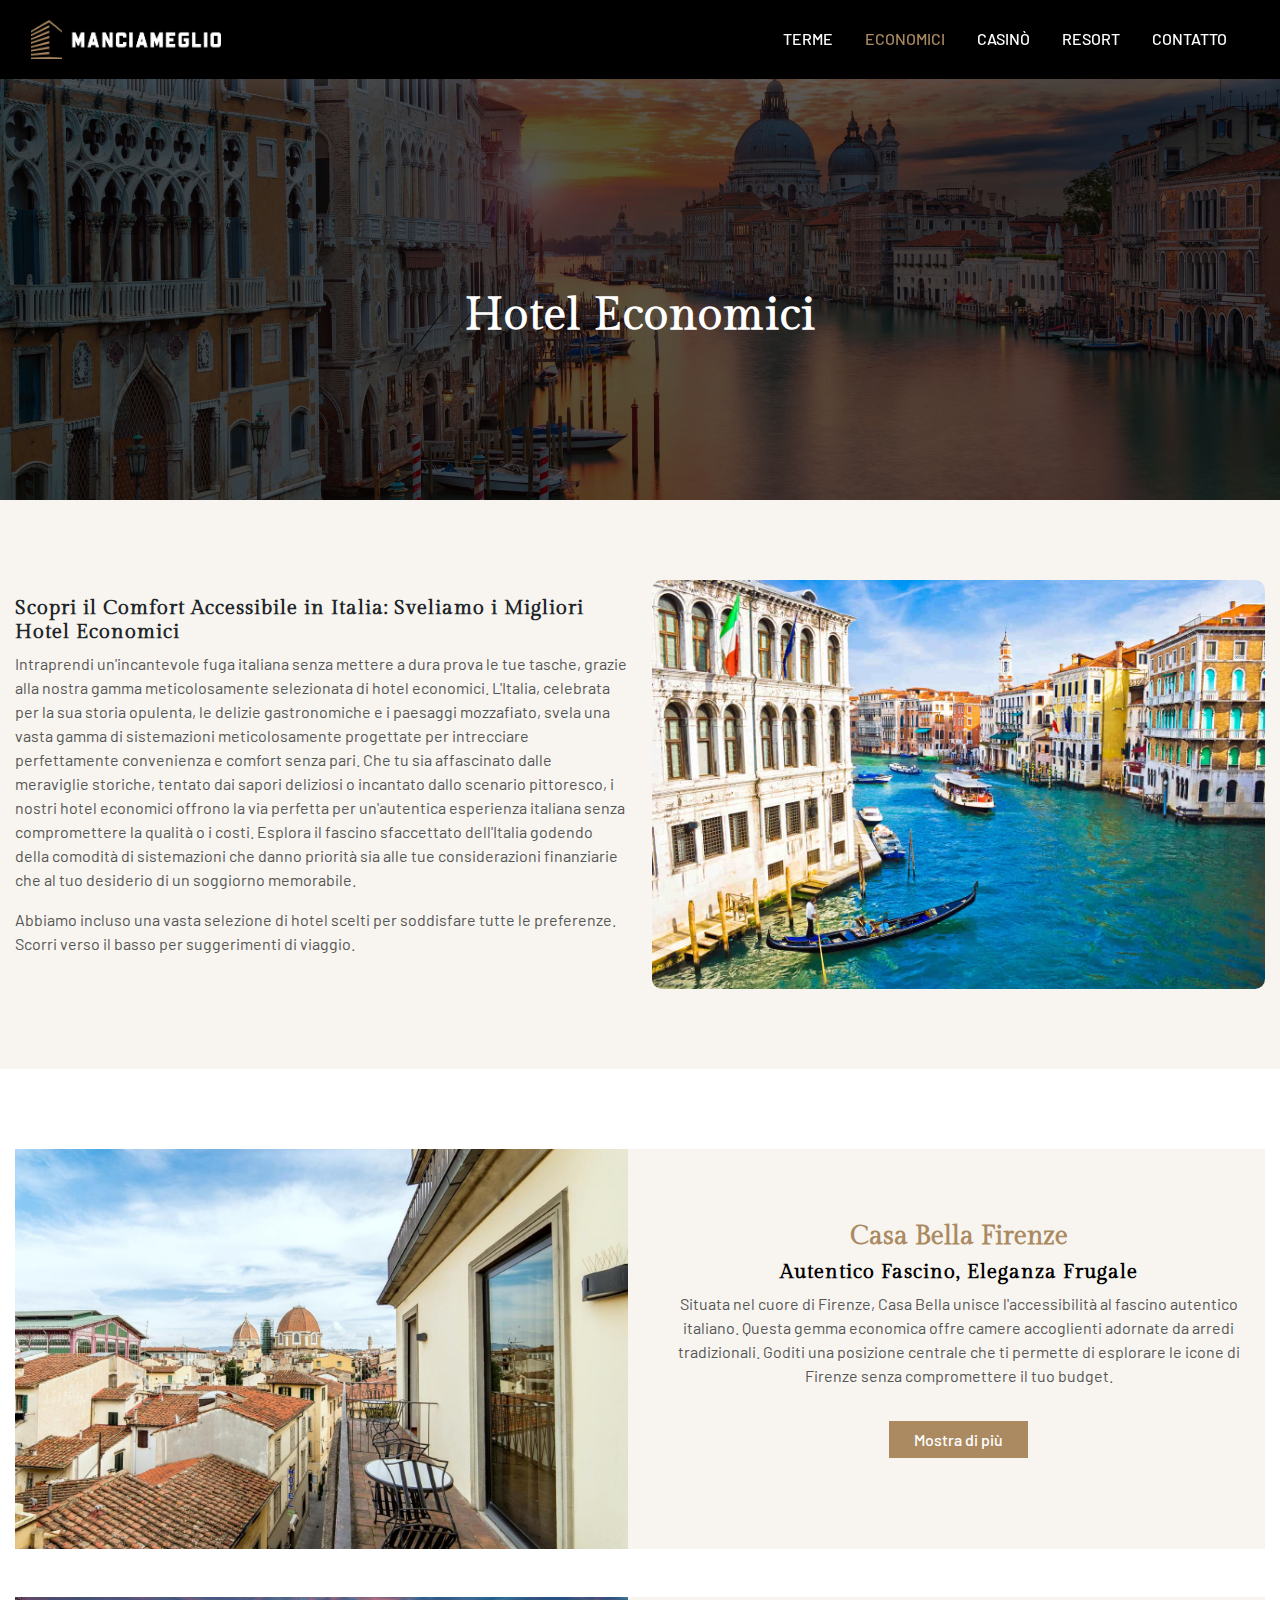
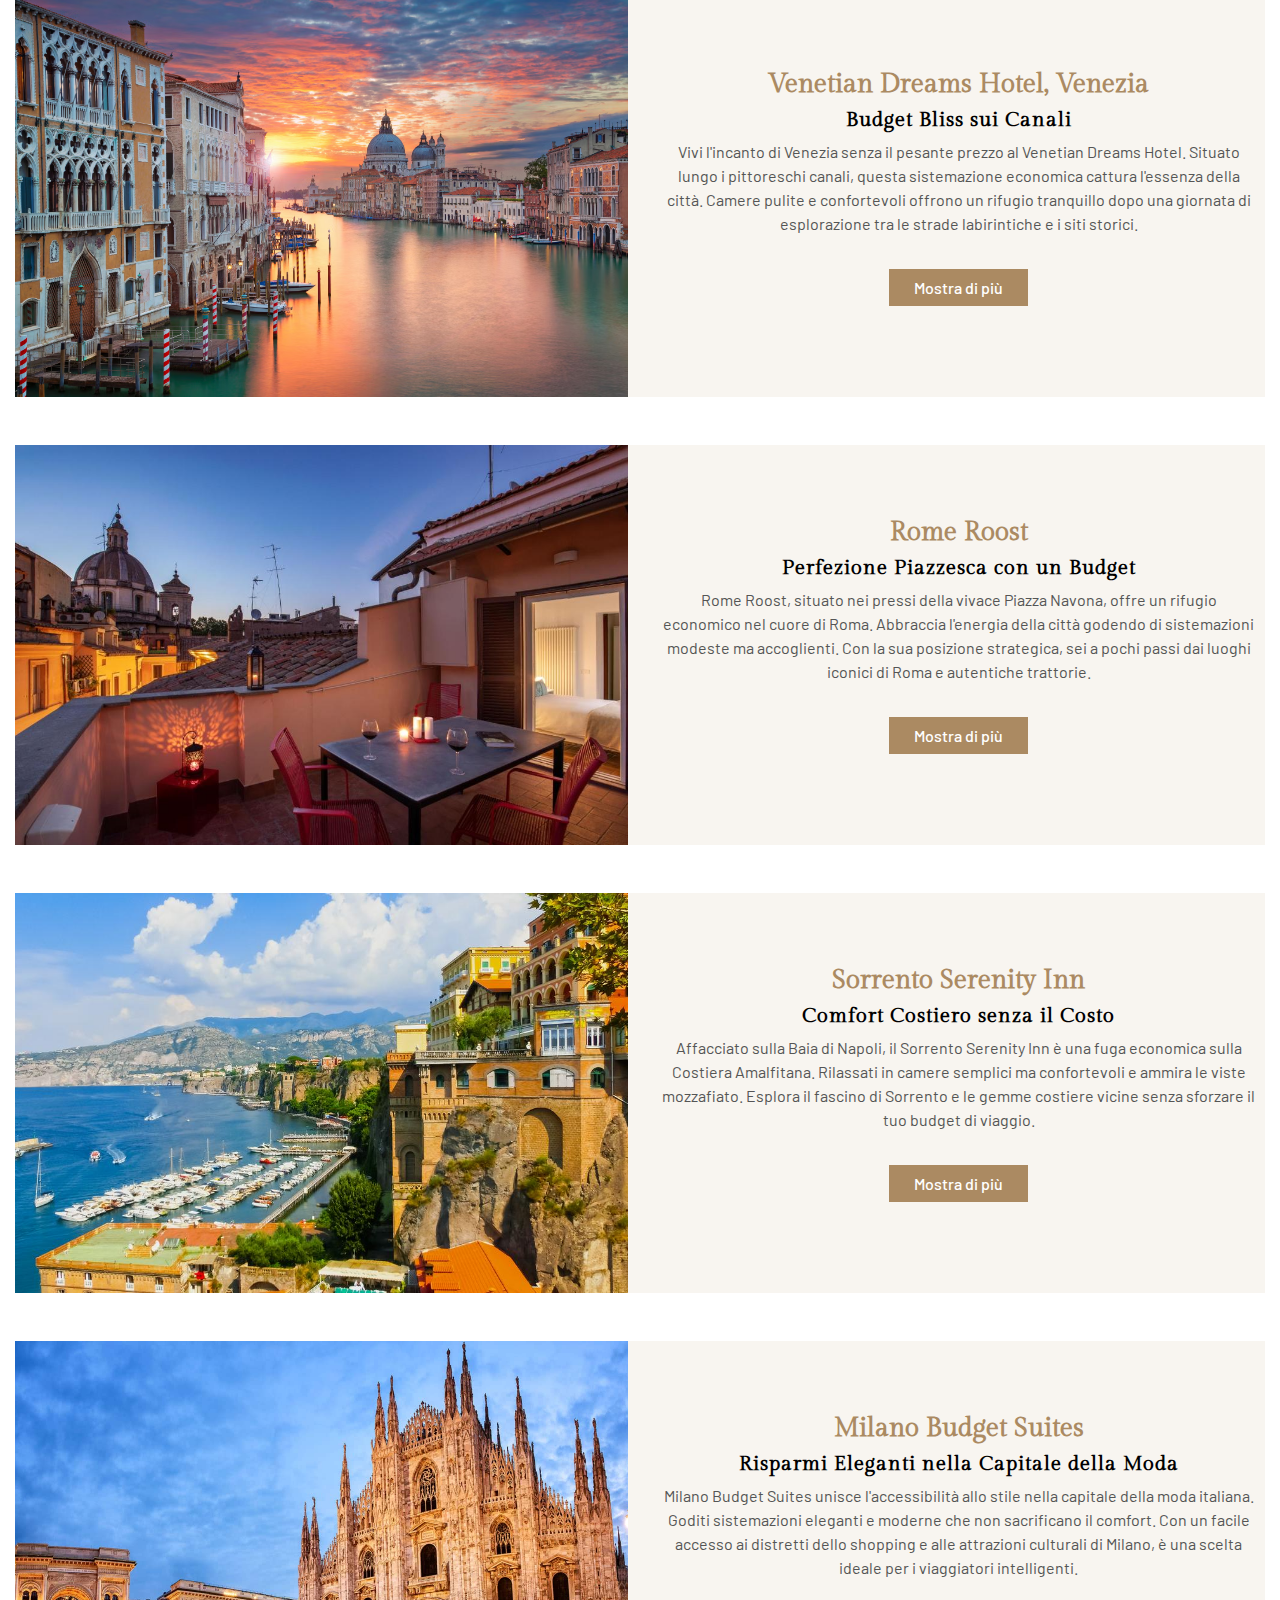
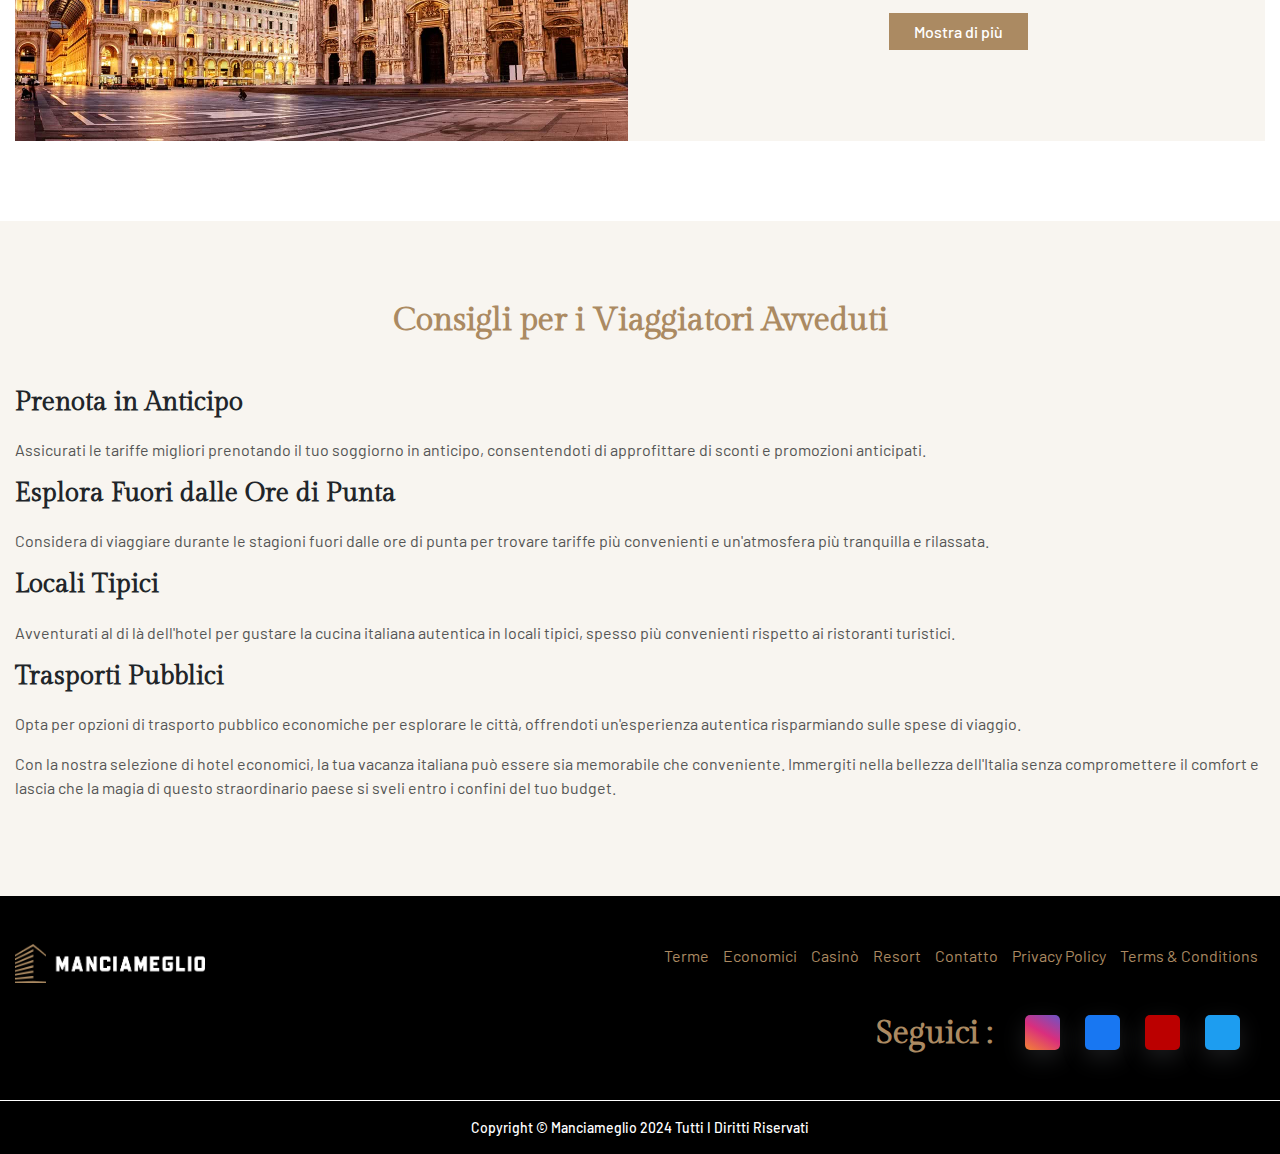
<file: Economici.html>
<!DOCTYPE html>
<html lang="it">

<head>
    <meta charset="UTF-8">
    <meta name="viewport" content="width=device-width, initial-scale=1.0">
    <title>Economici</title>
    <link rel="icon" href="./assets/images/fav_icon.png" type="image/x-icon">
    <link rel="stylesheet" href="./assets/css/bootstrap.css">
    <link rel="stylesheet" href="./assets/css/style.css">
    <link rel="stylesheet" href="./assets/css/responsive.css">
    <!-- font  -->
    <link rel="stylesheet" href="https://site-assets.fontawesome.com/releases/v6.5.0/css/all.css">
    <link rel="preconnect" href="https://fonts.googleapis.com">
    <link rel="preconnect" href="https://fonts.gstatic.com" crossorigin>
    <link
        href="https://fonts.googleapis.com/css2?family=Cardo:wght@700&family=Cormorant+Garamond:wght@400;500;600;700&family=Gilda+Display&family=Lora:wght@400;500&family=Montserrat:wght@300;400;500&family=Palanquin+Dark:wght@500;600;700&family=Playfair+Display:wght@500;600;700&family=Raleway:wght@400;500;600;700&family=Roboto:wght@400;500&family=Source+Sans+3:wght@400;500&family=Source+Serif+4:opsz,wght@8..60,400;8..60,500&display=swap"
        rel="stylesheet">
    <link rel="preconnect" href="https://fonts.googleapis.com">
    <link rel="preconnect" href="https://fonts.gstatic.com" crossorigin>
    <link
        href="https://fonts.googleapis.com/css2?family=Barlow:wght@400;500&family=Cardo:wght@700&family=Cormorant+Garamond:wght@400;500;600;700&family=Gilda+Display&family=Lora:wght@400;500&family=Montserrat:wght@300;400;500&family=Palanquin+Dark:wght@500;600;700&family=Playfair+Display:wght@500;600;700&family=Raleway:wght@400;500;600;700&family=Roboto:wght@400;500&family=Source+Sans+3:wght@400;500&family=Source+Serif+4:opsz,wght@8..60,400;8..60,500&display=swap"
        rel="stylesheet">
</head>

<body>
    <!-- header -->
    <header>
        <nav class="nav container">
            <input type="checkbox" id="nav-check">
            <div class="nav-header">
                <div class="nav-title">
                    <a href="./index.html" class="logo"><img src="./assets/images/logon4.png" alt=""
                            class="img-fluid"></a>
                </div>
            </div>
            <div class="nav-btn">
                <label for="nav-check">
                    <span></span>
                    <span></span>
                    <span></span>
                </label>
            </div>
            <ul class="nav-list">
                <!-- <li><a href="./index.html">Home</a></li> -->
                <li><a href="./Terme.html">Terme</a></li>
                <li><a href="./Economici.html" class="active">Economici</a></li>
                <li><a href="./casino.html">Casinò</a></li>
                <li><a href="./resort.html">Resort</a></li>
                <li><a href="./Contatto.html">Contatto</a></li>
            </ul>
        </nav>
    </header>
    <!-- banner -->
    <div id="banner" class="sub_banner home_page_banner">
        <img src="./assets/images/budget2.avif" alt="sub_banner_img">
        <div class="container">
            <div class="sub_banner_content text-center">
                <h1>Hotel Economici</h1>
              
            </div>
        </div>
    </div>
    <div class="after_banner_section section">
        <div class="container">
            <div class="row align-items-center">
                <div class="col-lg-6">
                    <div class="left_side_ab">
                        <h5 class="text-dark">
                            Scopri il Comfort Accessibile in Italia: Sveliamo i Migliori Hotel Economici
                        </h5>
                        <p>Intraprendi un'incantevole fuga italiana senza mettere a dura prova le tue tasche,
                            grazie alla nostra gamma meticolosamente selezionata di hotel economici. L'Italia,
                            celebrata per la sua storia opulenta, le delizie gastronomiche e i paesaggi
                            mozzafiato, svela una vasta gamma di sistemazioni meticolosamente progettate per
                            intrecciare perfettamente convenienza e comfort senza pari. Che tu sia affascinato
                            dalle meraviglie storiche, tentato dai sapori deliziosi o incantato dallo scenario
                            pittoresco, i nostri hotel economici offrono la via perfetta per un'autentica esperienza
                            italiana senza compromettere la qualità o i costi. Esplora il fascino sfaccettato
                            dell'Italia godendo della comodità di sistemazioni che danno priorità sia alle tue
                            considerazioni finanziarie che al tuo desiderio di un soggiorno memorabile.
                        </p>
                        <p>Abbiamo incluso una vasta selezione di hotel scelti per soddisfare tutte le
                            preferenze. Scorri verso il basso per suggerimenti di viaggio.
                        </p>
                    </div>
                </div>
                <div class="col-lg-6">
                    <div class="right_side_ab">
                        <img src="./assets/images/budget_home.jpg" alt="" class="img-fluid">
                    </div>
                </div>
            </div>
        </div>
    </div>
    <!-- luxury_hotels -->
    <div class="luxury_hotels section">
        <div class="container">
            <!-- <div class="row">
               <div class="col text-center mb-5">
                   <h2>Bestu hótelin á Íslandi</h2>
               </div>
               </div> -->
            <div class="luxury_hotels_inner mb-5">
                <div class="row justify-content-center align-items-center">
                    <div class="col-lg-6">
                        <div class="luxhotel_card_further">
                            <a href="https://www.casabellaimmobiliare.it/web/" target="_blank">
                                <img src="./assets/images/budget1.jpg" alt="" class="img-fluid">
                            </a>
                        </div>
                    </div>
                    <div class="col-lg-6">
                        <div class="content_card text-center">
                            <h3 class="mb-2">Casa Bella Firenze</h3>
                            <h5 class="mb-2"> Autentico Fascino, Eleganza Frugale</h5>
                            <p>Situata nel cuore di Firenze, Casa Bella unisce l'accessibilità al fascino
                                autentico italiano. Questa gemma economica offre camere accoglienti
                                adornate da arredi tradizionali. Goditi una posizione centrale che ti permette
                                di esplorare le icone di Firenze senza compromettere il tuo budget.
                            </p>
                            <div class="text-center py-4">
                                <a href="https://www.casabellaimmobiliare.it/web/" class="common_btn"
                                    target="_blank">Mostra di più</a>
                            </div>
                        </div>
                    </div>
                </div>
            </div>
            <div class="luxury_hotels_inner mb-5">
                <div class="row justify-content-center align-items-center">
                    <div class="col-lg-6">
                        <div class="luxhotel_card_further">
                            <a href="https://www.booking.com/hotel/it/venetian-dream-apartment.en-gb.html?aid=356980&label=gog235jc-1DCAsocUIYdmVuZXRpYW4tZHJlYW0tYXBhcnRtZW50SDNYA2hsiAEBmAEJuAEXyAEM2AED6AEBiAIBqAIDuAKayO6sBsACAdICJDUxZWU4ZTlhLTQxZDgtNDliNi04YzBmLWEyMDI2MGI0OTA3YdgCBOACAQ&sid=8a261efbfaf8c3c6a4c2032cc0954287&dist=0&keep_landing=1&sb_price_type=total&type=total&"
                                target="_blank">
                                <img src="./assets/images/budget2.avif" alt="" class="img-fluid">
                            </a>
                        </div>
                    </div>
                    <div class="col-lg-6">
                        <div class="content_card text-center">
                            <h3 class="mb-2">Venetian Dreams Hotel, Venezia</h3>
                            <h5 class="mb-2"> Budget Bliss sui Canali</h5>
                            <p>Vivi l'incanto di Venezia senza il pesante prezzo al Venetian Dreams Hotel.
                                Situato lungo i pittoreschi canali, questa sistemazione economica cattura
                                l'essenza della città. Camere pulite e confortevoli offrono un rifugio tranquillo
                                dopo una giornata di esplorazione tra le strade labirintiche e i siti storici.
                            </p>
                            <div class="text-center py-4">
                                <a href="https://www.booking.com/hotel/it/venetian-dream-apartment.en-gb.html?aid=356980&label=gog235jc-1DCAsocUIYdmVuZXRpYW4tZHJlYW0tYXBhcnRtZW50SDNYA2hsiAEBmAEJuAEXyAEM2AED6AEBiAIBqAIDuAKayO6sBsACAdICJDUxZWU4ZTlhLTQxZDgtNDliNi04YzBmLWEyMDI2MGI0OTA3YdgCBOACAQ&sid=8a261efbfaf8c3c6a4c2032cc0954287&dist=0&keep_landing=1&sb_price_type=total&type=total&"
                                    class="common_btn" target="_blank">Mostra di più</a>
                            </div>
                        </div>
                    </div>
                </div>
            </div>
            <div class="luxury_hotels_inner mb-5">
                <div class="row justify-content-center align-items-center">
                    <div class="col-lg-6">
                        <div class="luxhotel_card_further">
                            <a href="https://www.google.com/travel/search?q=budget%20hotels%20in%20rome&g2lb=2502548%2C2503771%2C2503781%2C4258168%2C4284970%2C4291517%2C4597339%2C4754388%2C4814050%2C4874190%2C4893075%2C4924070%2C4965990%2C10208620%2C72277293%2C72298667%2C72302247%2C72313836%2C72317059%2C72406588%2C72412680%2C72414906%2C72421566%2C72430562%2C72436632%2C72440517%2C72442338%2C72448521%2C72458707&hl=en-IE&gl=ie&ssta=1&ts=CAESCAoCCAMKAggDGhwSGhIUCgcI6A8QARgVEgcI6A8QARgWGAEyAhAAKgcKBToDRVVS&qs=CAEyE0Nnb0ktTEtVXzZtN21aWVJFQUU4CkIJCU-MbFZdnbr1QgkJf1nsQpOjY0tCCQkcHFU28LgPOEIJCXgZ5Z_aZSwR&ap=aAG6AQhvdmVydmlldw&ictx=1&sa=X&ved=0CAAQ5JsGahcKEwjYyaDQ1sODAxUAAAAAHQAAAAAQDQ"
                                target="_blank">
                                <img src="./assets/images/budget3.jpg" alt="" class="img-fluid">
                            </a>
                        </div>
                    </div>
                    <div class="col-lg-6">
                        <div class="content_card text-center">
                            <h3 class="mb-2">Rome Roost</h3>
                            <h5 class="mb-2"> Perfezione Piazzesca con un Budget</h5>
                            <p>Rome Roost, situato nei pressi della vivace Piazza Navona, offre un rifugio
                                economico nel cuore di Roma. Abbraccia l'energia della città godendo di
                                sistemazioni modeste ma accoglienti. Con la sua posizione strategica, sei a
                                pochi passi dai luoghi iconici di Roma e autentiche trattorie.
                            </p>
                            <div class="text-center py-4">
                                <a href="https://www.google.com/travel/search?q=budget%20hotels%20in%20rome&g2lb=2502548%2C2503771%2C2503781%2C4258168%2C4284970%2C4291517%2C4597339%2C4754388%2C4814050%2C4874190%2C4893075%2C4924070%2C4965990%2C10208620%2C72277293%2C72298667%2C72302247%2C72313836%2C72317059%2C72406588%2C72412680%2C72414906%2C72421566%2C72430562%2C72436632%2C72440517%2C72442338%2C72448521%2C72458707&hl=en-IE&gl=ie&ssta=1&ts=CAESCAoCCAMKAggDGhwSGhIUCgcI6A8QARgVEgcI6A8QARgWGAEyAhAAKgcKBToDRVVS&qs=CAEyE0Nnb0ktTEtVXzZtN21aWVJFQUU4CkIJCU-MbFZdnbr1QgkJf1nsQpOjY0tCCQkcHFU28LgPOEIJCXgZ5Z_aZSwR&ap=aAG6AQhvdmVydmlldw&ictx=1&sa=X&ved=0CAAQ5JsGahcKEwjYyaDQ1sODAxUAAAAAHQAAAAAQDQ" class="common_btn" target="_blank">Mostra di più</a>
                            </div>
                        </div>
                    </div>
                </div>
            </div>
            <div class="luxury_hotels_inner mb-5">
                <div class="row justify-content-center align-items-center">
                    <div class="col-lg-6">
                        <div class="luxhotel_card_further">
                            <a href="https://fivestar.ie/self-catering/beachfront-oasis/" target="_blank">
                                <img src="./assets/images/budget4.jpg" alt="" class="img-fluid">
                            </a>
                        </div>
                    </div>
                    <div class="col-lg-6">
                        <div class="content_card text-center">
                            <h3 class="mb-2">Sorrento Serenity Inn</h3>
                            <h5 class="mb-2"> Comfort Costiero senza il Costo</h5>
                            <p>Affacciato sulla Baia di Napoli, il Sorrento Serenity Inn è una fuga economica
                                sulla Costiera Amalfitana. Rilassati in camere semplici ma confortevoli e
                                ammira le viste mozzafiato. Esplora il fascino di Sorrento e le gemme costiere
                                vicine senza sforzare il tuo budget di viaggio.
                            </p>
                            <div class="text-center py-4">
                                <a href="https://fivestar.ie/self-catering/beachfront-oasis/" class="common_btn"
                                    target="_blank">Mostra di più</a>
                            </div>
                        </div>
                    </div>
                </div>
            </div>
            <div class="luxury_hotels_inner">
                <div class="row justify-content-center align-items-center">
                    <div class="col-lg-6">
                        <div class="luxhotel_card_further">
                            <a href="https://www.googleadservices.com/pagead/aclk?sa=L&ai=[base64]&gclid=Cj0KCQiAy9msBhD0ARIsANbk0A8Ufy0BX92YIA4BJ6pBzbhEJY1q7RllL-OZQjVZEhOtRNo4Y1ER_zkaAkOEEALw_wcB&ved=2ahUKEwjHlIzg1sODAxXNSUEAHYEIAygQ0Qx6BAgJEAE&nis=2&cid=CAASFORok8j7iKult0Ojk52tarXIUQYC&dblrd=1&sival=AF15MEDy3CnToXlgBCtoPjwLPm26KuUhWNYGvwFE0wzNQwRJGA-zKL2Yqqcyh3RozkOvDG1KB9RYY-_nfsEK5YVpZEqcEoMFlKZBRxGmSFo_pKa1H7QTZbyitcdppzNvD9346nYsYeBzKeemdR1RxV6pXANOU3YL7aWua3VJKP6ni1ogkeExCtM&sig=AOD64_2PtkwZMKWag9QtsoIxPv-Ovzpv5Q&adurl=https://ad.doubleclick.net/searchads/link/click%3Flid%3D43700077168390085%26ds_s_kwgid%3D58700007730849395%26ds_a_cid%3D875294590%26ds_a_caid%3D16575947931%26ds_a_agid%3D132974660805%26ds_a_fiid%3D%26ds_a_lid%3Dkwd-14354241%26ds_a_extid%3D%26%26ds_e_adid%3D588949319893%26ds_e_matchtype%3Dsearch%26ds_e_device%3Dc%26ds_e_network%3Dg%26%26ds_url_v%3D2%26ds_dest_url%3Dhttps://www.nh-hotels.com/en/hotels/milan%3Fcampid%3D8435708%26gclsrc%3Daw.ds%26gad_source%3D1" target="_blank">
                                <img src="./assets/images/budget5.jpg" alt="" class="img-fluid">
                            </a>
                        </div>
                    </div>
                    <div class="col-lg-6">
                        <div class="content_card text-center">
                            <h3 class="mb-2">Milano Budget Suites</h3>
                            <h5 class="mb-2"> Risparmi Eleganti nella Capitale della Moda</h5>
                            <p>Milano Budget Suites unisce l'accessibilità allo stile nella capitale della moda
                                italiana. Goditi sistemazioni eleganti e moderne che non sacrificano il
                                comfort. Con un facile accesso ai distretti dello shopping e alle attrazioni
                                culturali di Milano, è una scelta ideale per i viaggiatori intelligenti.
                            </p>
                            <div class="text-center py-4">
                                <a href="https://www.googleadservices.com/pagead/aclk?sa=L&ai=[base64]&gclid=Cj0KCQiAy9msBhD0ARIsANbk0A8Ufy0BX92YIA4BJ6pBzbhEJY1q7RllL-OZQjVZEhOtRNo4Y1ER_zkaAkOEEALw_wcB&ved=2ahUKEwjHlIzg1sODAxXNSUEAHYEIAygQ0Qx6BAgJEAE&nis=2&cid=CAASFORok8j7iKult0Ojk52tarXIUQYC&dblrd=1&sival=AF15MEDy3CnToXlgBCtoPjwLPm26KuUhWNYGvwFE0wzNQwRJGA-zKL2Yqqcyh3RozkOvDG1KB9RYY-_nfsEK5YVpZEqcEoMFlKZBRxGmSFo_pKa1H7QTZbyitcdppzNvD9346nYsYeBzKeemdR1RxV6pXANOU3YL7aWua3VJKP6ni1ogkeExCtM&sig=AOD64_2PtkwZMKWag9QtsoIxPv-Ovzpv5Q&adurl=https://ad.doubleclick.net/searchads/link/click%3Flid%3D43700077168390085%26ds_s_kwgid%3D58700007730849395%26ds_a_cid%3D875294590%26ds_a_caid%3D16575947931%26ds_a_agid%3D132974660805%26ds_a_fiid%3D%26ds_a_lid%3Dkwd-14354241%26ds_a_extid%3D%26%26ds_e_adid%3D588949319893%26ds_e_matchtype%3Dsearch%26ds_e_device%3Dc%26ds_e_network%3Dg%26%26ds_url_v%3D2%26ds_dest_url%3Dhttps://www.nh-hotels.com/en/hotels/milan%3Fcampid%3D8435708%26gclsrc%3Daw.ds%26gad_source%3D1" class="common_btn" target="_blank">Mostra di più</a>
                            </div>
                        </div>
                    </div>
                </div>
            </div>
        </div>
    </div>
    <!-- bottom_text_section -->
    <div class="bottom_text_section section">
        <div class="container">
            <div class="row">
                <div class="col">
                    <h2 class="text-center mb-5">Consigli per i Viaggiatori Avveduti</h2>
                    <div class="bottom_text_tips mb-3">
                        <h3>Prenota in Anticipo</h3>
                        <p>Assicurati le tariffe migliori prenotando il tuo soggiorno in
                            anticipo, consentendoti di approfittare di sconti e promozioni anticipati.
                        </p>
                    </div>
                    <div class="bottom_text_tips mb-3">
                        <h3>Esplora Fuori dalle Ore di Punta</h3>
                        <p>Considera di viaggiare durante le stagioni fuori dalle
                            ore di punta per trovare tariffe più convenienti e un'atmosfera più tranquilla e
                            rilassata.
                        </p>
                    </div>
                    <div class="bottom_text_tips mb-3">
                        <h3>Locali Tipici</h3>
                        <p>Avventurati al di là dell'hotel per gustare la cucina italiana autentica in
                            locali tipici, spesso più convenienti rispetto ai ristoranti turistici.
                        </p>
                    </div>
                    <div class="bottom_text_tips mb-3">
                        <h3>Trasporti Pubblici</h3>
                        <p>Opta per opzioni di trasporto pubblico economiche per esplorare
                            le città, offrendoti un'esperienza autentica risparmiando sulle spese di viaggio.
                        </p>
                        <p>Con la nostra selezione di hotel economici, la tua vacanza italiana può essere sia
                            memorabile che conveniente. Immergiti nella bellezza dell'Italia senza
                            compromettere il comfort e lascia che la magia di questo straordinario paese si sveli
                            entro i confini del tuo budget.
                        </p>
                    </div>
                </div>
            </div>
        </div>
    </div>
    <footer class="py-5">
        <div class="container">
            <div class="top_footer">
                <div class="row align-items-center">
                    <div class="col-12 col-xl-3">
                        <div class="footer_left">
                            <a href="./index.html" class="logo"><img src="./assets/images/logon4.png" alt=""
                                    class="img-fluid"></a>
                        </div>
                    </div>
                    <div class="col-12 col-xl-9">
                        <div class="footer_left footer_right_ul">
                            <ul>
                                <!-- <li><a href="./index.html">Home</a></li> -->
                                <li><a href="./Terme.html">Terme</a></li>
                                <li><a href="./Economici.html">Economici</a></li>
                                <li><a href="./casino.html">Casinò</a></li>
                                <li><a href="./resort.html">Resort</a></li>
                                <li><a href="./Contatto.html">Contatto</a></li>
                                <li><a href="./privacy_policy.html">Privacy policy</a></li>
                                <li><a href="./terms_and_conditions.html">Terms & conditions</a></li>
                            </ul>
                        </div>
                    </div>
                </div>
            </div>
            <div class="row">
                <div class="col">
                    <div class="footer_right">
                        <h2 class="mb-0">Seguici : </h2>
                        <ul>
                            <li><a href=""><i class="fa-brands fa-instagram"></i></a></li>
                            <li><a href=""><i class="fa-brands fa-facebook-f"></i></a></li>
                            <li><a href=""><i class="fa-brands fa-youtube"></i></a></li>
                            <li><a href=""><i class="fa-brands fa-twitter"></i></a></li>
                        </ul>
                    </div>
                </div>
            </div>
        </div>
    </footer>
    <div class="lower_footer">
        <div class="container">
            <div class="row">
                <div class="col text-center">
                    <p class="py-3 mb-0">Copyright © Manciameglio 2024 Tutti i diritti riservati</p>
                </div>
            </div>
        </div>
    </div>
    <script src="https://code.jquery.com/jquery-3.7.1.min.js"
        integrity="sha256-/JqT3SQfawRcv/BIHPThkBvs0OEvtFFmqPF/lYI/Cxo=" crossorigin="anonymous"></script>
    <script src="./assets/js/bootstrap.bundle.js"></script>
</body>

</html>
</file>
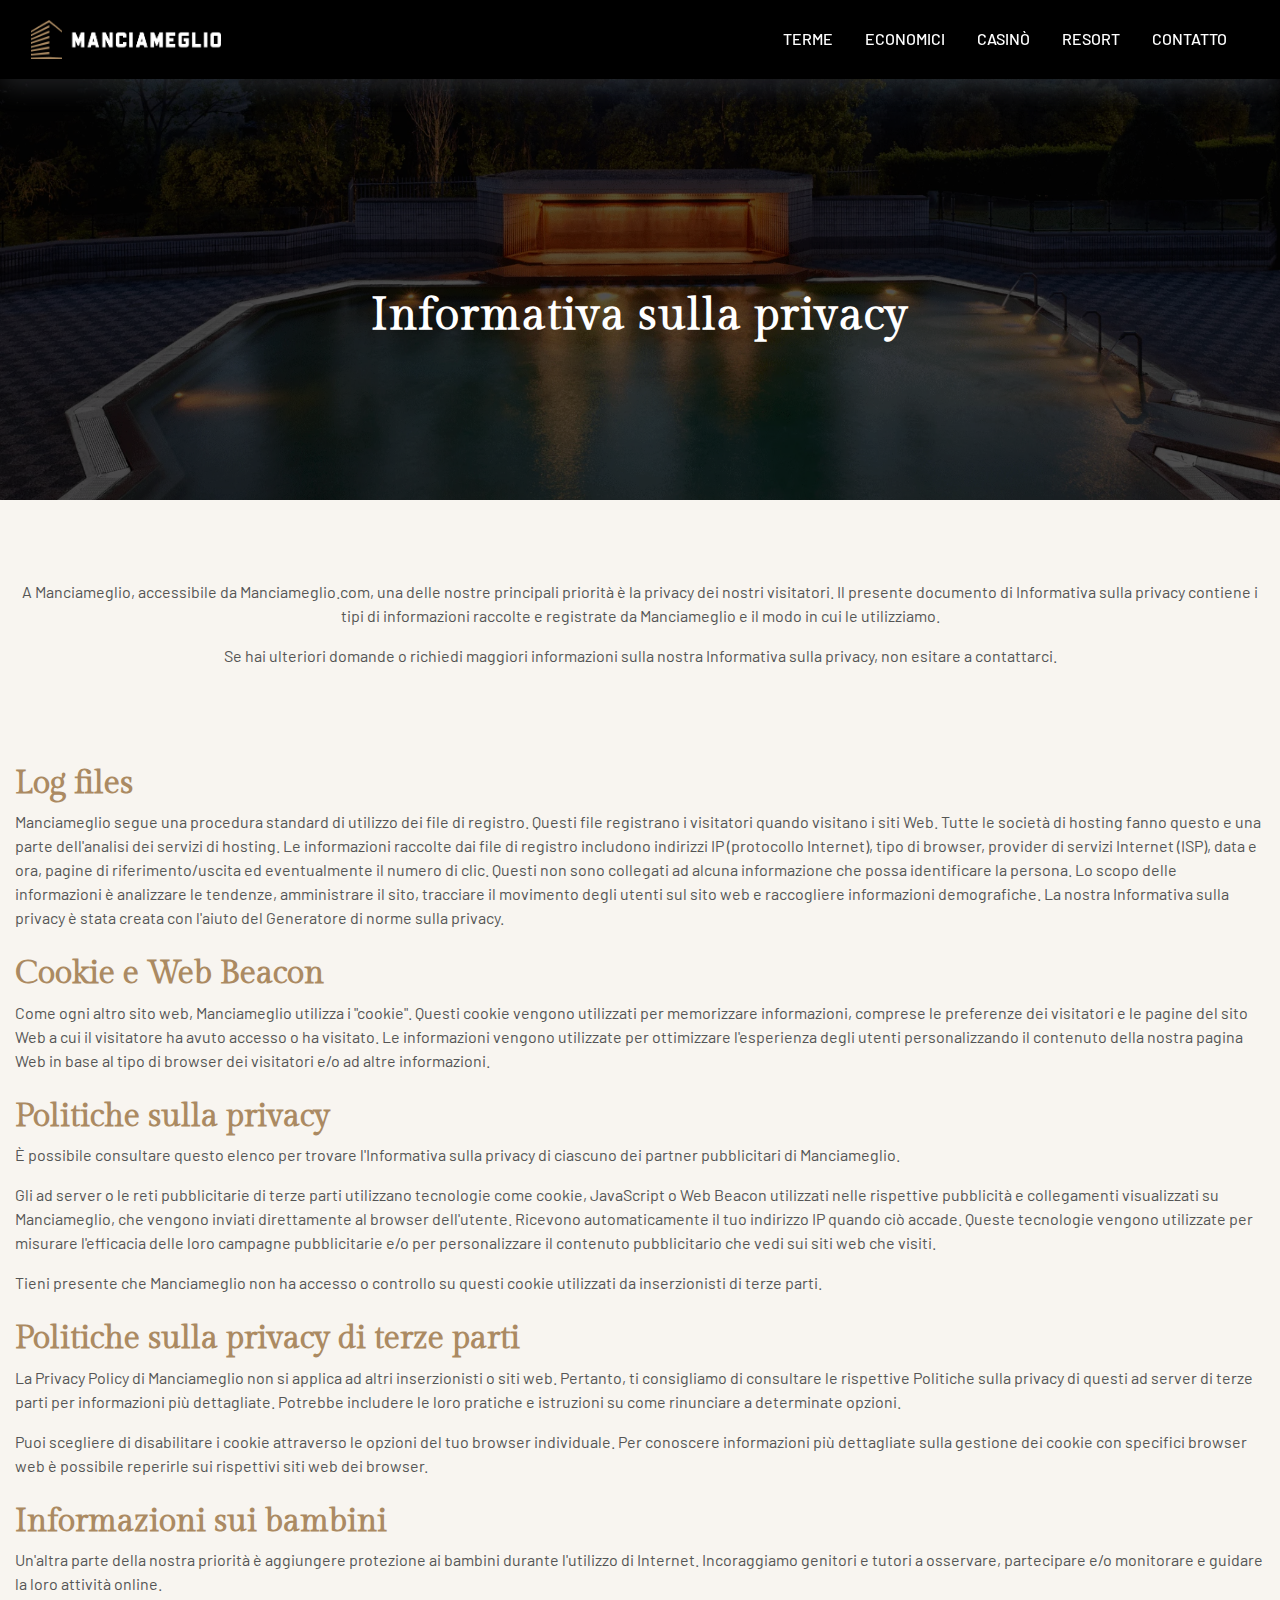
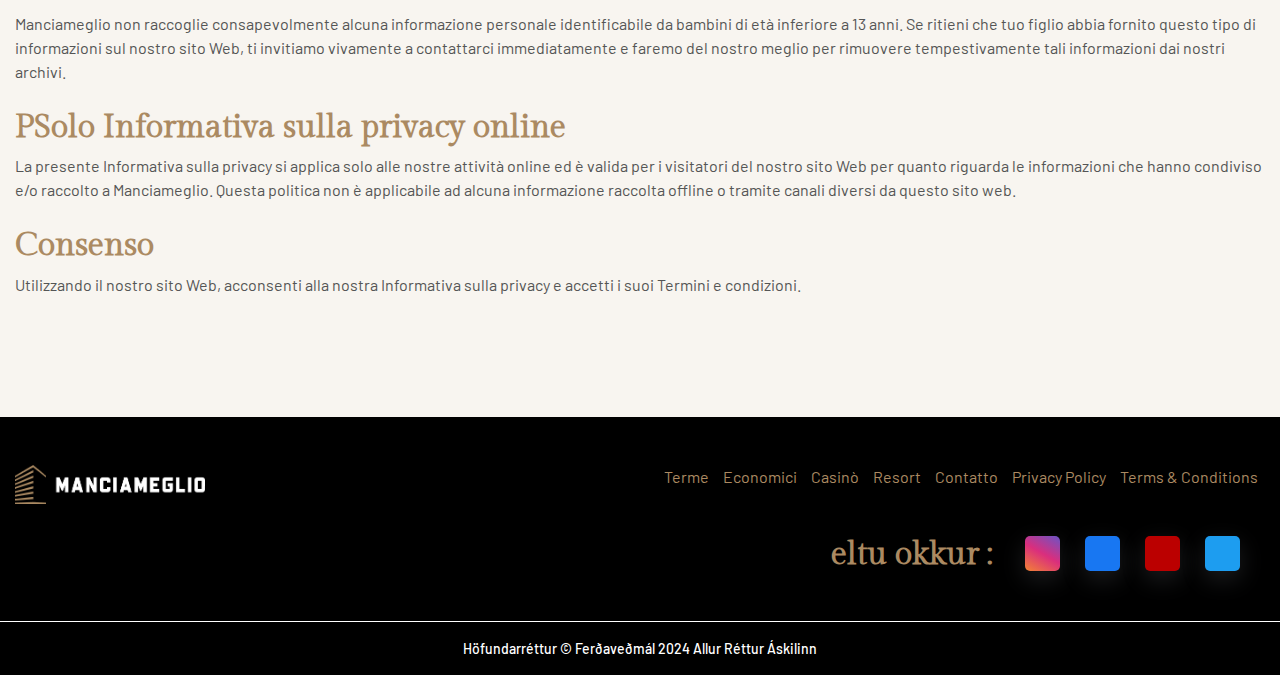
<file: privacy_policy.html>
<!DOCTYPE html>
<html lang="it">
   <head>
      <meta charset="UTF-8">
      <meta name="viewport" content="width=device-width, initial-scale=1.0">
      <title>Privacy policy</title>
      <link rel="icon" href="./assets/images/fav_icon.png" type="image/x-icon">
      <link rel="stylesheet" href="./assets/css/bootstrap.css">
      <link rel="stylesheet" href="./assets/css/style.css">
      <link rel="stylesheet" href="./assets/css/responsive.css">
      <!-- font  -->
      <link rel="stylesheet" href="https://site-assets.fontawesome.com/releases/v6.5.0/css/all.css">
      <link rel="preconnect" href="https://fonts.googleapis.com">
      <link rel="preconnect" href="https://fonts.gstatic.com" crossorigin>
      <link
         href="https://fonts.googleapis.com/css2?family=Cardo:wght@700&family=Cormorant+Garamond:wght@400;500;600;700&family=Gilda+Display&family=Lora:wght@400;500&family=Montserrat:wght@300;400;500&family=Palanquin+Dark:wght@500;600;700&family=Playfair+Display:wght@500;600;700&family=Raleway:wght@400;500;600;700&family=Roboto:wght@400;500&family=Source+Sans+3:wght@400;500&family=Source+Serif+4:opsz,wght@8..60,400;8..60,500&display=swap"
         rel="stylesheet">
      <link rel="preconnect" href="https://fonts.googleapis.com">
      <link rel="preconnect" href="https://fonts.gstatic.com" crossorigin>
      <link
         href="https://fonts.googleapis.com/css2?family=Barlow:wght@400;500&family=Cardo:wght@700&family=Cormorant+Garamond:wght@400;500;600;700&family=Gilda+Display&family=Lora:wght@400;500&family=Montserrat:wght@300;400;500&family=Palanquin+Dark:wght@500;600;700&family=Playfair+Display:wght@500;600;700&family=Raleway:wght@400;500;600;700&family=Roboto:wght@400;500&family=Source+Sans+3:wght@400;500&family=Source+Serif+4:opsz,wght@8..60,400;8..60,500&display=swap"
         rel="stylesheet">
   </head>
   <body>
      <!-- header -->
      <header>
         <nav class="nav container">
            <input type="checkbox" id="nav-check">
            <div class="nav-header">
               <div class="nav-title">
                  <a href="./index.html" class="logo"><img src="./assets/images/logon4.png" alt=""
                     class="img-fluid"></a>
               </div>
            </div>
            <div class="nav-btn">
               <label for="nav-check">
               <span></span>
               <span></span>
               <span></span>
               </label>
            </div>
            <ul class="nav-list">
               <!-- <li><a href="./index.html">Home</a></li> -->
               <li><a href="./Terme.html">Terme</a></li>
               <li><a href="./Economici.html">Economici</a></li>
               <li><a href="./casino.html">Casinò</a></li>
               <li><a href="./resort.html">Resort</a></li>
               <li><a href="./Contatto.html">Contatto</a></li>
            </ul>
         </nav>
      </header>
      <!-- banner -->
      <div id="banner" class="sub_banner home_page_banner">
         <img src="./assets/images/spa_5.webp" alt="sub_banner_img">
         <div class="container">
            <div class="sub_banner_content text-center">
               <h1>
                  Informativa sulla privacy
               </h1>
            </div>
         </div>
      </div>
      <div class="after_banner_section section">
         <div class="container">
            <div class="row align-items-center">
               <div class="col-12 text-center">
                  <div class="left_side_ab">
                     <p>A Manciameglio, accessibile da Manciameglio.com, una delle nostre principali priorità è la
                        privacy dei nostri visitatori. Il presente documento di Informativa sulla privacy contiene i tipi
                        di informazioni raccolte e registrate da Manciameglio e il modo in cui le utilizziamo.
                     </p>
                     <P>Se hai ulteriori domande o richiedi maggiori informazioni sulla nostra Informativa sulla
                        privacy, non esitare a contattarci.
                     </P>
                  </div>
               </div>
               <!-- <div class="col-lg-6">
                  <div class="right_side_ab">
                      <img src="./assets/images/hotel4.jpg" alt="" class="img-fluid">
                  </div>
                  </div> -->
            </div>
         </div>
      </div>
      <div class="about_us section pt-0">
         <div class="container">
            <!-- <h2 class="text-center mb-5">Persónuverndarstefna</h2> -->
            <div class="row mb-4">
               <div class="col">
                  <h2 class="mb-2 ">Log files</h2>
                  <p>Manciameglio segue una procedura standard di utilizzo dei file di registro. Questi file
                     registrano i visitatori quando visitano i siti Web. Tutte le società di hosting fanno questo e
                     una parte dell'analisi dei servizi di hosting. Le informazioni raccolte dai file di registro
                     includono indirizzi IP (protocollo Internet), tipo di browser, provider di servizi Internet (ISP),
                     data e ora, pagine di riferimento/uscita ed eventualmente il numero di clic. Questi non sono
                     collegati ad alcuna informazione che possa identificare la persona. Lo scopo delle
                     informazioni è analizzare le tendenze, amministrare il sito, tracciare il movimento degli utenti
                     sul sito web e raccogliere informazioni demografiche. La nostra Informativa sulla privacy è
                     stata creata con l'aiuto del Generatore di norme sulla privacy.
                  </p>
                  <h2 class="mt-4 mb-2">Cookie e Web Beacon</h2>
                  <p>Come ogni altro sito web, Manciameglio utilizza i "cookie". Questi cookie vengono utilizzati
                     per memorizzare informazioni, comprese le preferenze dei visitatori e le pagine del sito Web
                     a cui il visitatore ha avuto accesso o ha visitato. Le informazioni vengono utilizzate per
                     ottimizzare l'esperienza degli utenti personalizzando il contenuto della nostra pagina Web in
                     base al tipo di browser dei visitatori e/o ad altre informazioni.
                  </p>
                  <h2 class="mt-4 mb-2">Politiche sulla privacy</h2>
                  <p>È possibile consultare questo elenco per trovare l'Informativa sulla privacy di ciascuno dei
                     partner pubblicitari di Manciameglio.
                  </p>
                  <p>Gli ad server o le reti pubblicitarie di terze parti utilizzano tecnologie come cookie, JavaScript
                     o Web Beacon utilizzati nelle rispettive pubblicità e collegamenti visualizzati su
                     Manciameglio, che vengono inviati direttamente al browser dell'utente. Ricevono
                     automaticamente il tuo indirizzo IP quando ciò accade. Queste tecnologie vengono utilizzate
                     per misurare l'efficacia delle loro campagne pubblicitarie e/o per personalizzare il contenuto
                     pubblicitario che vedi sui siti web che visiti.
                  </p>
                  <p>Tieni presente che Manciameglio non ha accesso o controllo su questi cookie utilizzati da
                     inserzionisti di terze parti.
                  </p>
                  <h2 class="mt-4 mb-2">Politiche sulla privacy di terze parti</h2>
                  <p>La Privacy Policy di Manciameglio non si applica ad altri inserzionisti o siti web. Pertanto, ti
                     consigliamo di consultare le rispettive Politiche sulla privacy di questi ad server di terze parti
                     per informazioni più dettagliate. Potrebbe includere le loro pratiche e istruzioni su come
                     rinunciare a determinate opzioni.
                  </p>
                  <p>Puoi scegliere di disabilitare i cookie attraverso le opzioni del tuo browser individuale. Per
                     conoscere informazioni più dettagliate sulla gestione dei cookie con specifici browser web è
                     possibile reperirle sui rispettivi siti web dei browser.
                  </p>
                  <h2 class="mt-4 mb-2">Informazioni sui bambini</h2>
                  <p> Un'altra parte della nostra priorità è aggiungere protezione ai bambini durante l'utilizzo di
                     Internet. Incoraggiamo genitori e tutori a osservare, partecipare e/o monitorare e guidare la
                     loro attività online.
                  </p>
                  <p>Manciameglio non raccoglie consapevolmente alcuna informazione personale identificabile
                     da bambini di età inferiore a 13 anni. Se ritieni che tuo figlio abbia fornito questo tipo di
                     informazioni sul nostro sito Web, ti invitiamo vivamente a contattarci immediatamente e
                     faremo del nostro meglio per rimuovere tempestivamente tali informazioni dai nostri archivi.
                  </p>
                  <h2 class="mt-4 mb-2">PSolo Informativa sulla privacy online</h2>
                  <p>La presente Informativa sulla privacy si applica solo alle nostre attività online ed è valida per
                     i visitatori del nostro sito Web per quanto riguarda le informazioni che hanno condiviso e/o
                     raccolto a Manciameglio. Questa politica non è applicabile ad alcuna informazione raccolta
                     offline o tramite canali diversi da questo sito web.
                  </p>
                  <h2 class="mt-4 mb-2">Consenso</h2>
                  <p>Utilizzando il nostro sito Web, acconsenti alla nostra Informativa sulla privacy e accetti i suoi
                     Termini e condizioni.
                  </p>
               </div>
            </div>
         </div>
      </div>
      <footer class="py-5">
         <div class="container">
            <div class="top_footer">
               <div class="row align-items-center">
                  <div class="col-12 col-xl-3">
                     <div class="footer_left">
                        <a href="./index.html" class="logo"><img src="./assets/images/logon4.png" alt=""
                           class="img-fluid"></a>
                     </div>
                  </div>
                  <div class="col-12 col-xl-9">
                     <div class="footer_left footer_right_ul">
                        <ul>
                           <!-- <li><a href="./index.html">Home</a></li> -->
                           <li><a href="./Terme.html">Terme</a></li>
                           <li><a href="./Economici.html">Economici</a></li>
                           <li><a href="./casino.html">Casinò</a></li>
                           <li><a href="./resort.html">Resort</a></li>
                           <li><a href="./Contatto.html">Contatto</a></li>
                           <li><a href="./privacy_policy.html">Privacy policy</a></li>
                           <li><a href="./terms_and_conditions.html">Terms & conditions</a></li>
                        </ul>
                     </div>
                  </div>
               </div>
            </div>
            <div class="row">
               <div class="col">
                  <div class="footer_right">
                     <h2 class="mb-0">eltu okkur : </h2>
                     <ul>
                        <li><a href=""><i class="fa-brands fa-instagram"></i></a></li>
                        <li><a href=""><i class="fa-brands fa-facebook-f"></i></a></li>
                        <li><a href=""><i class="fa-brands fa-youtube"></i></a></li>
                        <li><a href=""><i class="fa-brands fa-twitter"></i></a></li>
                     </ul>
                  </div>
               </div>
            </div>
         </div>
      </footer>
      <div class="lower_footer">
         <div class="container">
            <div class="row">
               <div class="col text-center">
                  <p class="py-3 mb-0">Höfundarréttur © ferðaveðmál 2024 Allur réttur áskilinn</p>
               </div>
            </div>
         </div>
      </div>
      <script src="https://code.jquery.com/jquery-3.7.1.min.js"
         integrity="sha256-/JqT3SQfawRcv/BIHPThkBvs0OEvtFFmqPF/lYI/Cxo=" crossorigin="anonymous"></script>
      <script src="./assets/js/bootstrap.bundle.js"></script>
   </body>
</html>
</file>
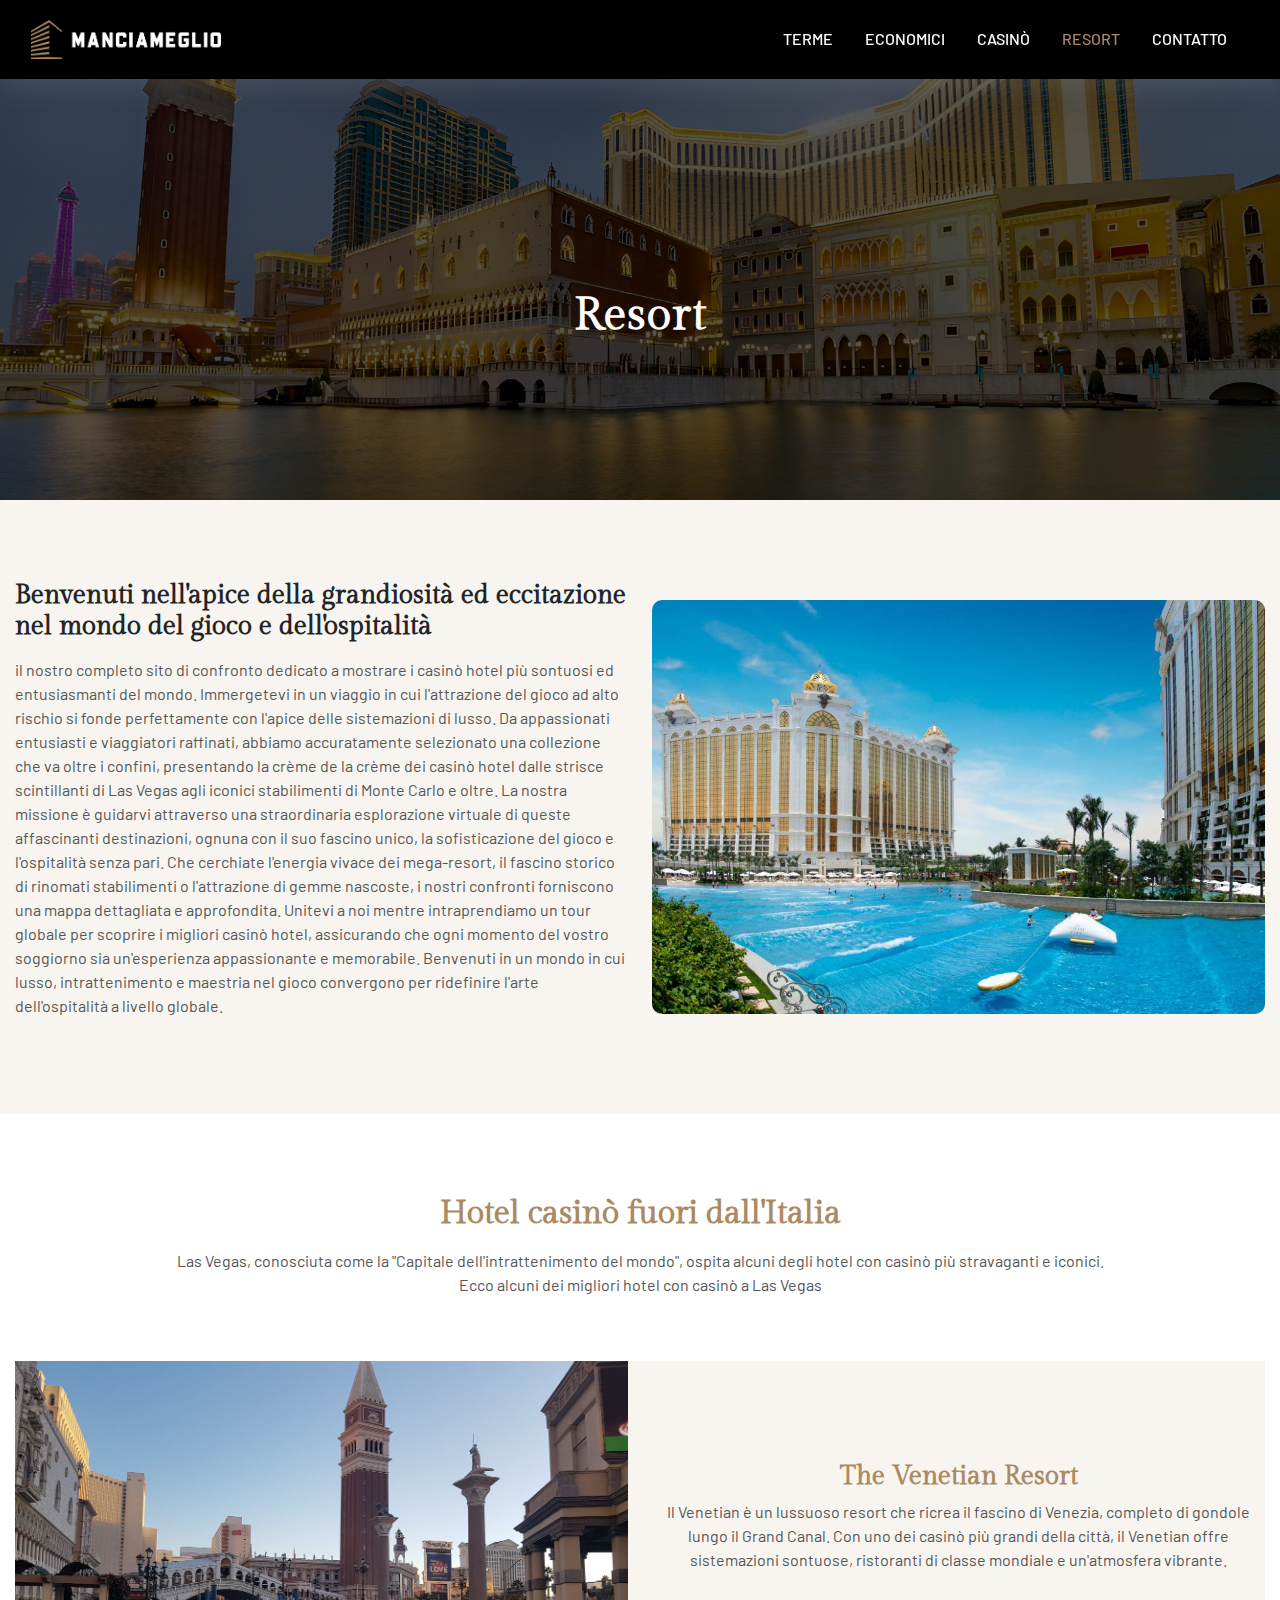
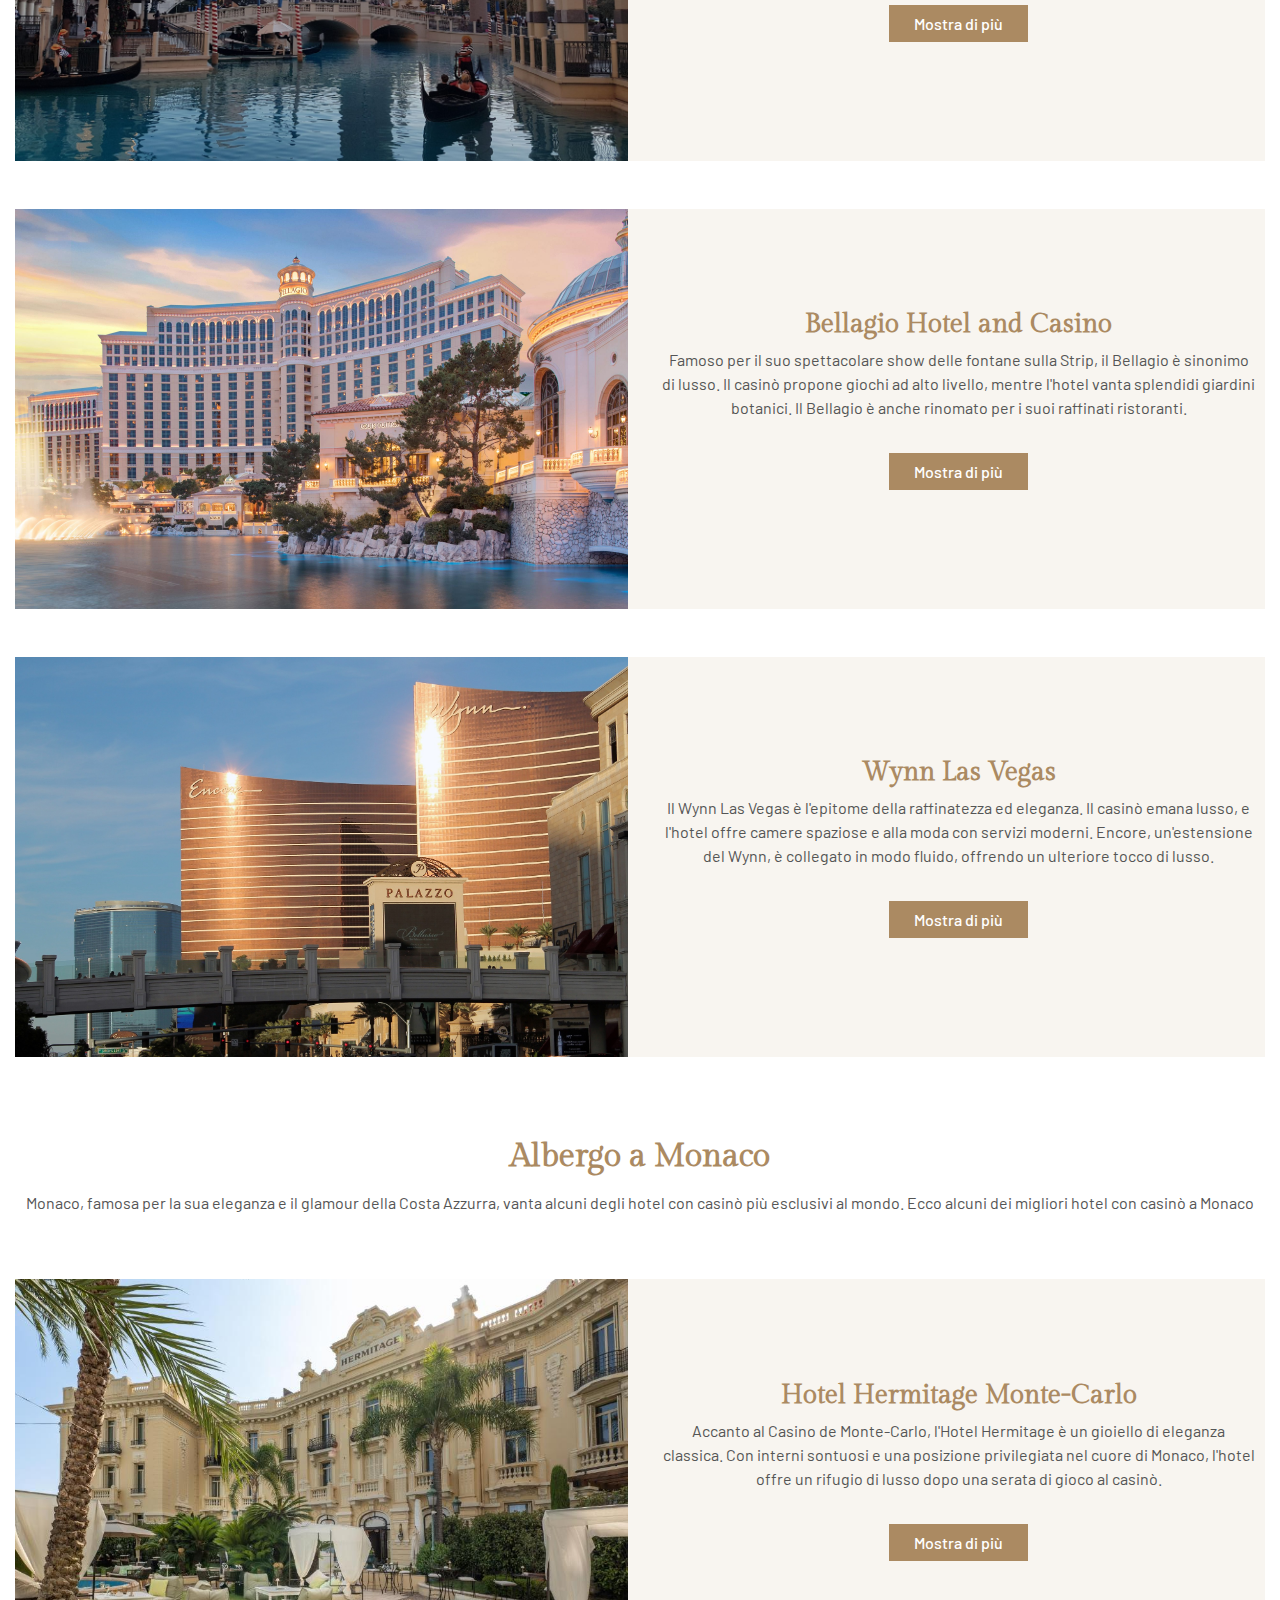
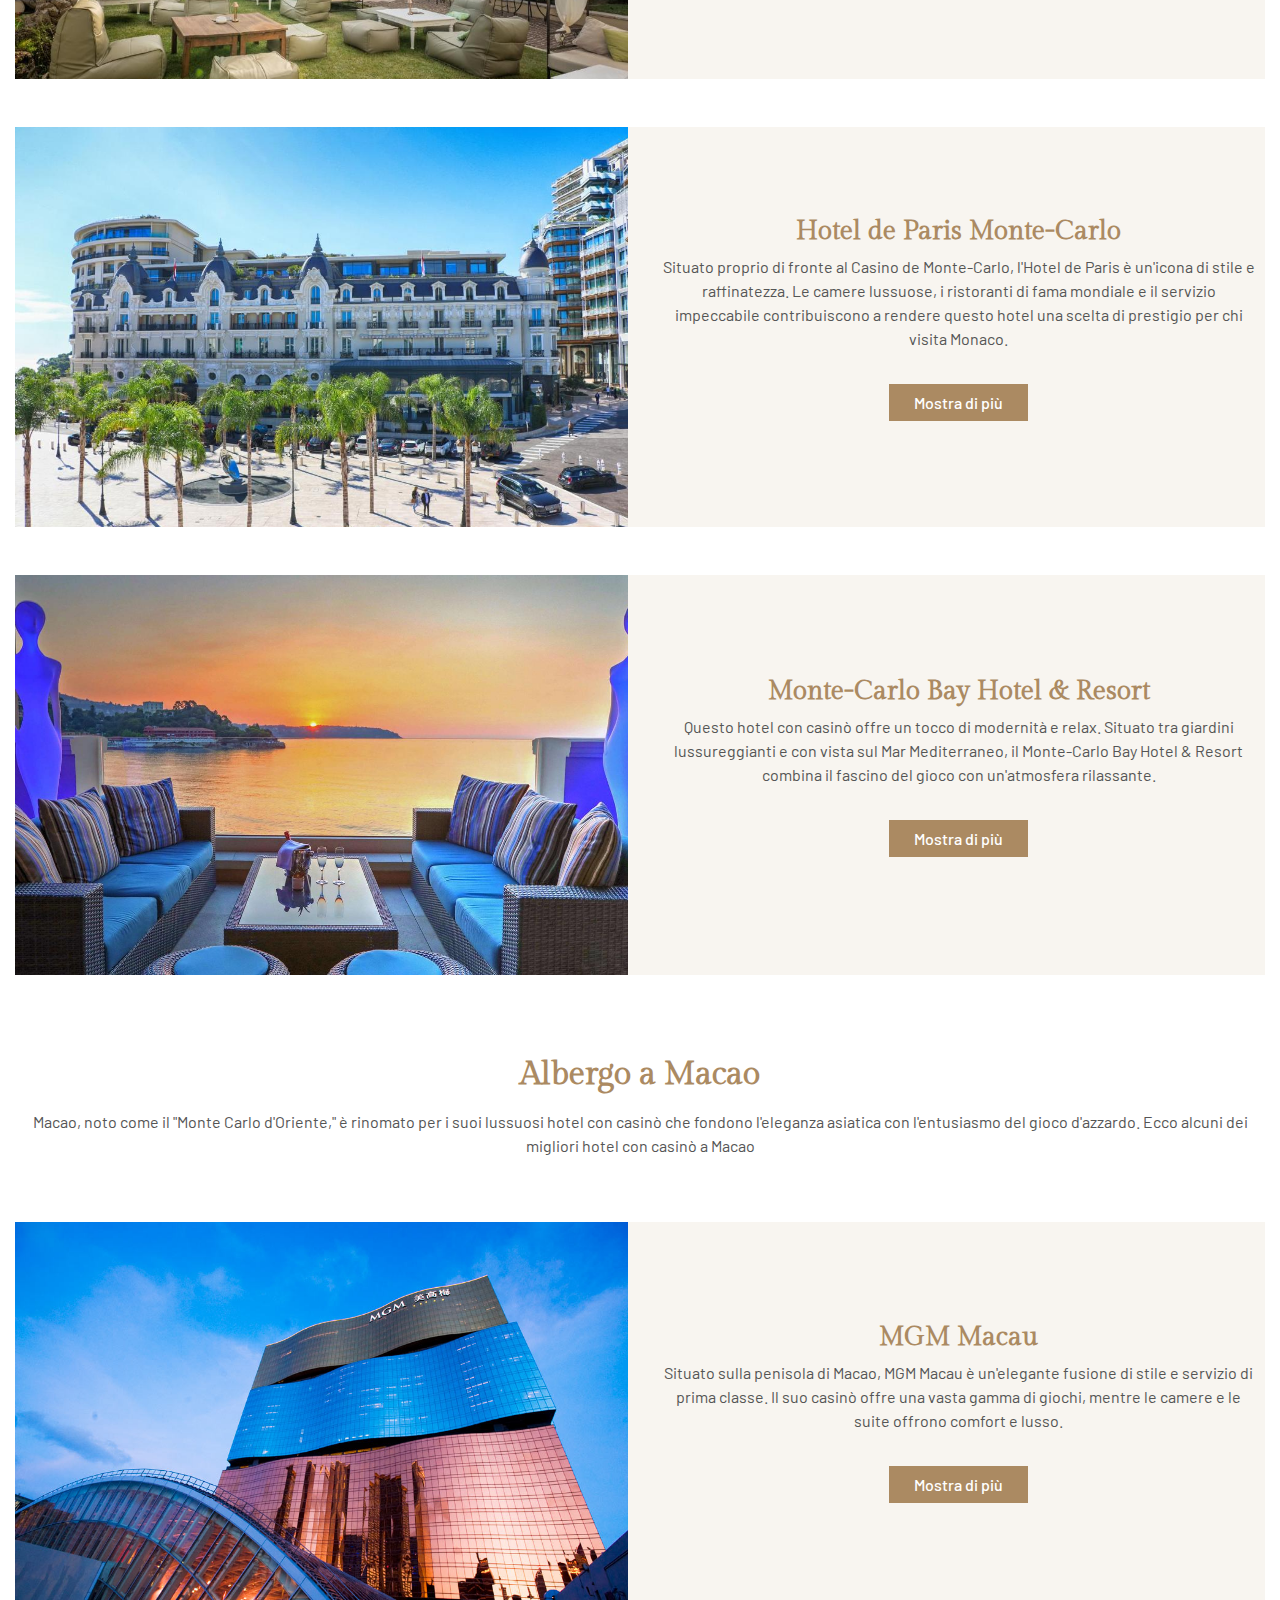
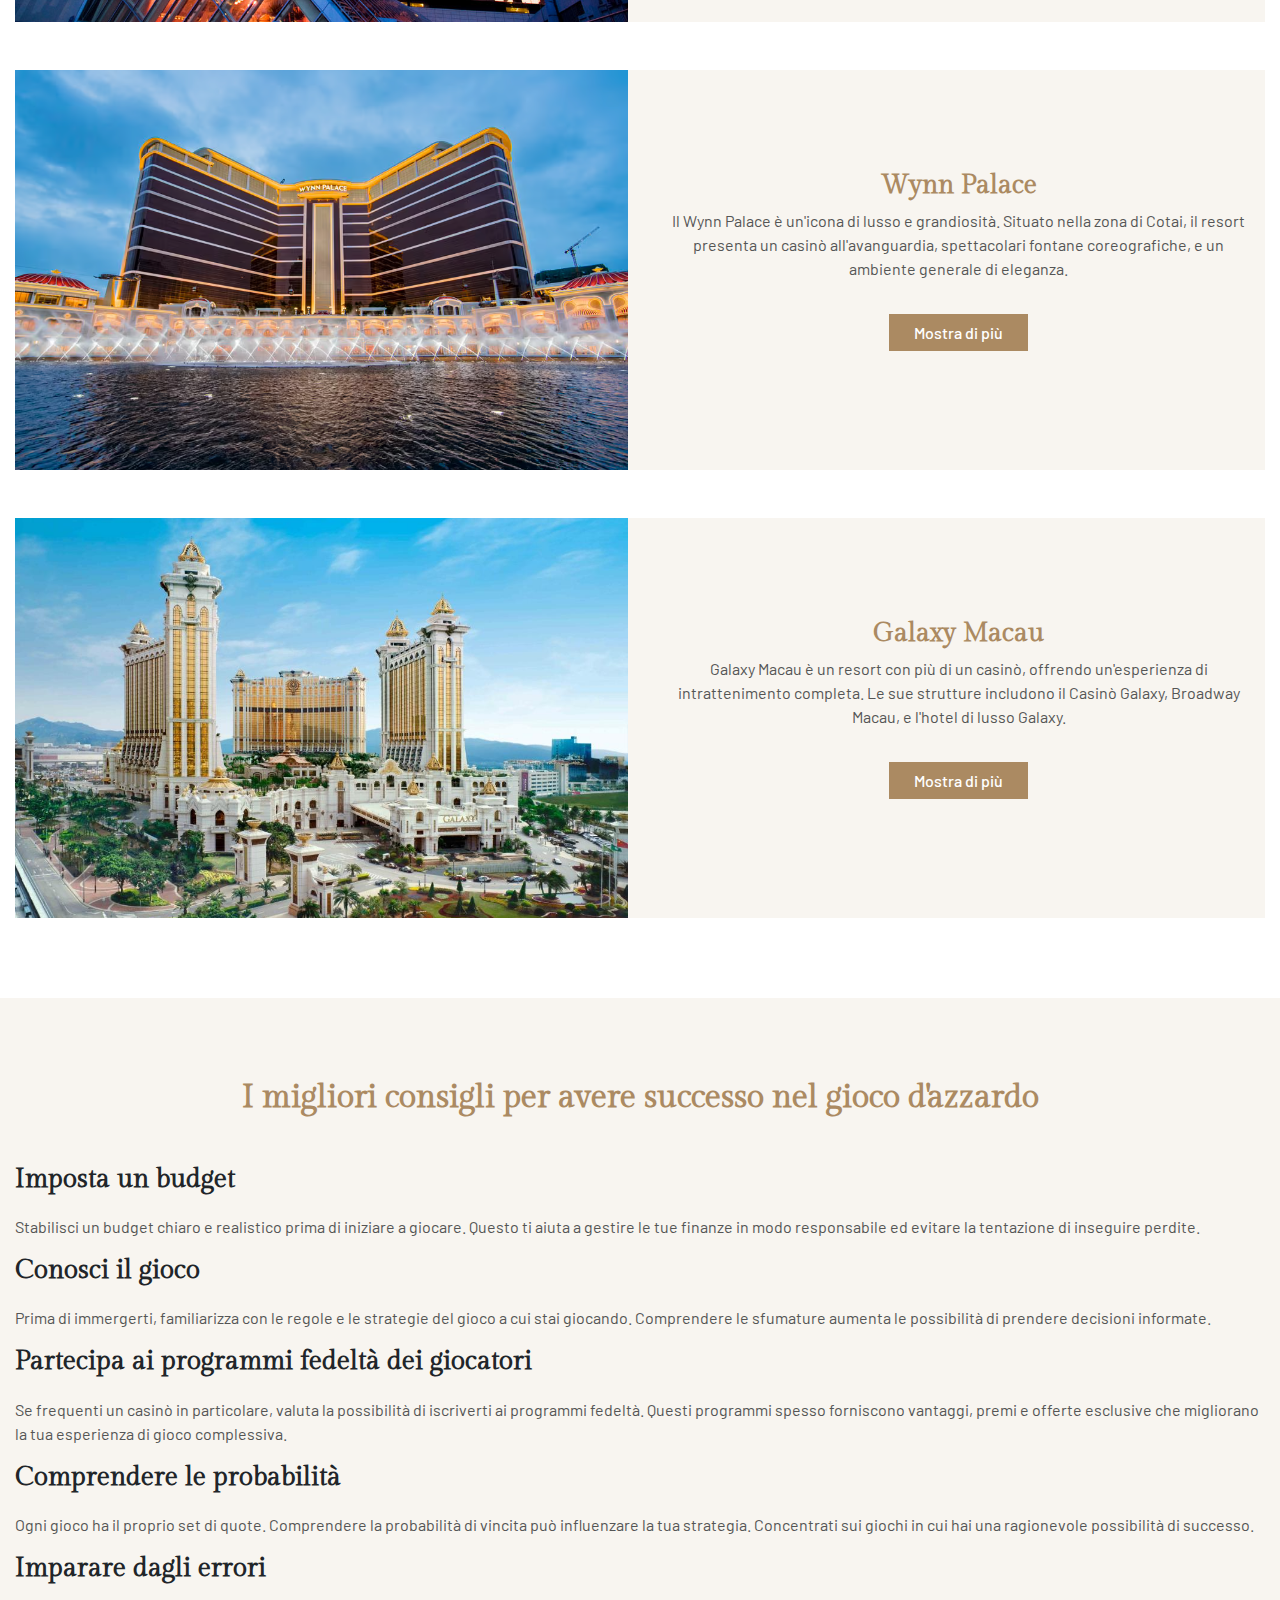
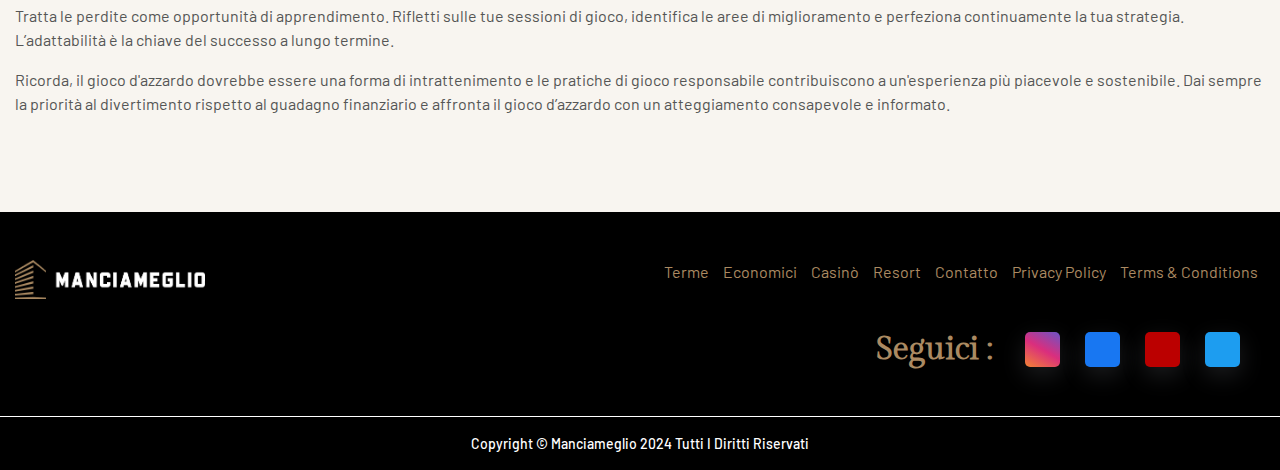
<file: resort.html>
<!DOCTYPE html>
<html lang="it">
   <head>
      <meta charset="UTF-8">
      <meta name="viewport" content="width=device-width, initial-scale=1.0">
      <title>Resort</title>
      <link rel="icon" href="./assets/images/fav_icon.png" type="image/x-icon">
      <link rel="stylesheet" href="./assets/css/bootstrap.css">
      <link rel="stylesheet" href="./assets/css/style.css">
      <link rel="stylesheet" href="./assets/css/responsive.css">
      <!-- font  -->
      <link rel="stylesheet" href="https://site-assets.fontawesome.com/releases/v6.5.0/css/all.css">
      <link rel="preconnect" href="https://fonts.googleapis.com">
      <link rel="preconnect" href="https://fonts.gstatic.com" crossorigin>
      <link
         href="https://fonts.googleapis.com/css2?family=Cardo:wght@700&family=Cormorant+Garamond:wght@400;500;600;700&family=Gilda+Display&family=Lora:wght@400;500&family=Montserrat:wght@300;400;500&family=Palanquin+Dark:wght@500;600;700&family=Playfair+Display:wght@500;600;700&family=Raleway:wght@400;500;600;700&family=Roboto:wght@400;500&family=Source+Sans+3:wght@400;500&family=Source+Serif+4:opsz,wght@8..60,400;8..60,500&display=swap"
         rel="stylesheet">
      <link rel="preconnect" href="https://fonts.googleapis.com">
      <link rel="preconnect" href="https://fonts.gstatic.com" crossorigin>
      <link
         href="https://fonts.googleapis.com/css2?family=Barlow:wght@400;500&family=Cardo:wght@700&family=Cormorant+Garamond:wght@400;500;600;700&family=Gilda+Display&family=Lora:wght@400;500&family=Montserrat:wght@300;400;500&family=Palanquin+Dark:wght@500;600;700&family=Playfair+Display:wght@500;600;700&family=Raleway:wght@400;500;600;700&family=Roboto:wght@400;500&family=Source+Sans+3:wght@400;500&family=Source+Serif+4:opsz,wght@8..60,400;8..60,500&display=swap"
         rel="stylesheet">
   </head>
   <body>
      <!-- header -->
      <header>
         <nav class="nav container">
            <input type="checkbox" id="nav-check">
            <div class="nav-header">
               <div class="nav-title">
                  <a href="./index.html" class="logo"><img src="./assets/images/logon4.png" alt=""
                     class="img-fluid"></a>
               </div>
            </div>
            <div class="nav-btn">
               <label for="nav-check">
               <span></span>
               <span></span>
               <span></span>
               </label>
            </div>
            <ul class="nav-list">
               <!-- <li><a href="./index.html">Home</a></li> -->
               <li><a href="./Terme.html">Terme</a></li>
               <li><a href="./Economici.html">Economici</a></li>
               <li><a href="./casino.html">Casinò</a></li>
               <li><a href="./resort.html" class="active">Resort</a></li>
               <li><a href="./Contatto.html">Contatto</a></li>
            </ul>
         </nav>
      </header>
      <!-- banner -->
      <div id="banner" class="sub_banner home_page_banner">
         <img src="./assets/images/Thevenetianbanner.jpeg" alt="sub_banner_img">
         <div class="container">
            <div class="sub_banner_content text-center">
               <h1>Resort</h1>
               <!-- <h5>
                  Scopri il Comfort Accessibile in Italia: Sveliamo i Migliori Hotel Economici
                  </h5>  -->
            </div>
         </div>
      </div>
      <div class="after_banner_section section">
         <div class="container">
            <div class="row align-items-center">
               <div class="col-lg-6">
                  <div class="left_side_ab">
                     <h3 class="mb-3">Benvenuti nell'apice della grandiosità ed eccitazione nel mondo del gioco e
                        dell'ospitalità</h3>
                     <p>il nostro completo sito di confronto dedicato a mostrare i casinò hotel
                        più sontuosi ed entusiasmanti del mondo. Immergetevi in un viaggio in cui
                        l'attrazione del gioco ad alto rischio si fonde perfettamente con l'apice delle
                        sistemazioni di lusso. Da appassionati entusiasti e viaggiatori raffinati, abbiamo
                        accuratamente selezionato una collezione che va oltre i confini, presentando la
                        crème de la crème dei casinò hotel dalle strisce scintillanti di Las Vegas agli iconici
                        stabilimenti di Monte Carlo e oltre. La nostra missione è guidarvi attraverso una
                        straordinaria esplorazione virtuale di queste affascinanti destinazioni, ognuna con il
                        suo fascino unico, la sofisticazione del gioco e l'ospitalità senza pari. Che cerchiate
                        l'energia vivace dei mega-resort, il fascino storico di rinomati stabilimenti o
                        l'attrazione di gemme nascoste, i nostri confronti forniscono una mappa dettagliata
                        e approfondita. Unitevi a noi mentre intraprendiamo un tour globale per scoprire i
                        migliori casinò hotel, assicurando che ogni momento del vostro soggiorno sia
                        un'esperienza appassionante e memorabile. Benvenuti in un mondo in cui lusso,
                        intrattenimento e maestria nel gioco convergono per ridefinire l'arte dell'ospitalità a
                        livello globale.
                     </p>
                  </div>
               </div>
               <div class="col-lg-6">
                  <div class="right_side_ab">
                     <img src="./assets/images/resort_home.jpg" alt="" class="img-fluid">
                  </div>
               </div>
            </div>
         </div>
      </div>
      <!-- luxury_hotels -->
      <div class="luxury_hotels section pb-0">
         <div class="container">
            <div class="row">
               <div class="col text-center mb-5">
                  <h2 class="mb-3">Hotel casinò fuori dall'Italia</h2>
                  <p>Las Vegas, conosciuta come la "Capitale dell'intrattenimento del mondo", ospita
                     alcuni degli hotel con casinò più stravaganti e iconici.<br> Ecco alcuni dei migliori hotel
                     con casinò a Las Vegas
                  </p>
               </div>
            </div>
            <div class="luxury_hotels_inner mb-5">
               <div class="row justify-content-center align-items-center">
                  <div class="col-lg-6">
                     <div class="luxhotel_card_further">
                        <a href="https://www.venetianlasvegas.com/" target="_blank">
                        <img src="./assets/images/resort_11.jpg" alt="" class="img-fluid">
                        </a>
                     </div>
                  </div>
                  <div class="col-lg-6">
                     <div class="content_card text-center">
                        <h3 class="mb-2">The Venetian Resort</h3>
                        <!-- <h5 class="mb-2">  Autentico Fascino, Eleganza Frugale</h5> -->
                        <p>Il Venetian è un lussuoso resort che ricrea il fascino di Venezia, completo di
                           gondole lungo il Grand Canal. Con uno dei casinò più grandi della città, il
                           Venetian offre sistemazioni sontuose, ristoranti di classe mondiale e
                           un'atmosfera vibrante.
                        </p>
                        <div class="text-center py-4">
                           <a href="https://www.venetianlasvegas.com/" class="common_btn" target="_blank">Mostra di più</a>
                        </div>
                     </div>
                  </div>
               </div>
            </div>
            <div class="luxury_hotels_inner mb-5">
               <div class="row justify-content-center align-items-center">
                  <div class="col-lg-6">
                     <div class="luxhotel_card_further">
                        <a href="https://bellagio.mgmresorts.com/en.html?ecid=GMB_BE_HO" target="_blank">
                        <img src="./assets/images/resort2.tif" alt="" class="img-fluid">
                        </a>
                     </div>
                  </div>
                  <div class="col-lg-6">
                     <div class="content_card text-center">
                        <h3 class="mb-2">Bellagio Hotel and Casino</h3>
                        <!-- <h5 class="mb-2">  Budget Bliss sui Canali</h5> -->
                        <p>Famoso per il suo spettacolare show delle fontane sulla Strip, il Bellagio è
                           sinonimo di lusso. Il casinò propone giochi ad alto livello, mentre l'hotel vanta
                           splendidi giardini botanici. Il Bellagio è anche rinomato per i suoi raffinati
                           ristoranti.
                        </p>
                        <div class="text-center py-4">
                           <a href="https://bellagio.mgmresorts.com/en.html?ecid=GMB_BE_HO" class="common_btn"
                              target="_blank">Mostra di più</a>
                        </div>
                     </div>
                  </div>
               </div>
            </div>
            <div class="luxury_hotels_inner ">
               <div class="row justify-content-center align-items-center">
                  <div class="col-lg-6">
                     <div class="luxhotel_card_further">
                        <a href="https://www.wynnlasvegas.com/" target="_blank">
                        <img src="./assets/images/WynnLasVegas.jpg" alt="" class="img-fluid">
                        </a>
                     </div>
                  </div>
                  <div class="col-lg-6">
                     <div class="content_card text-center">
                        <h3 class="mb-2">Wynn Las Vegas</h3>
                        <!-- <h5 class="mb-2"> Perfezione Piazzesca con un Budget</h5> -->
                        <p>Il Wynn Las Vegas è l'epitome della raffinatezza ed eleganza. Il casinò emana
                           lusso, e l'hotel offre camere spaziose e alla moda con servizi moderni. Encore,
                           un'estensione del Wynn, è collegato in modo fluido, offrendo un ulteriore tocco
                           di lusso.
                        </p>
                        <div class="text-center py-4">
                           <a href="https://www.wynnlasvegas.com/" class="common_btn" target="_blank">Mostra di più</a>
                        </div>
                     </div>
                  </div>
               </div>
            </div>
         </div>
      </div>
      <div class="luxury_hotels section pb-0">
         <div class="container">
            <div class="row">
               <div class="col text-center mb-5">
                  <h2 class="mb-3">Albergo a Monaco</h2>
                  <p>Monaco, famosa per la sua eleganza e il glamour della Costa Azzurra, vanta alcuni
                     degli hotel con casinò più esclusivi al mondo. Ecco alcuni dei migliori hotel con
                     casinò a Monaco
                  </p>
               </div>
            </div>
            <div class="luxury_hotels_inner mb-5">
               <div class="row justify-content-center align-items-center">
                  <div class="col-lg-6">
                     <div class="luxhotel_card_further">
                        <a href="https://www.montecarlosbm.com/en/hotel-monaco/hotel-hermitage-monte-carlo" target="_blank">
                        <img src="./assets/images/resort4.jpg" alt="" class="img-fluid">
                        </a>
                     </div>
                  </div>
                  <div class="col-lg-6">
                     <div class="content_card text-center">
                        <h3 class="mb-2">Hotel Hermitage Monte-Carlo</h3>
                        <!-- <h5 class="mb-2">  Autentico Fascino, Eleganza Frugale</h5> -->
                        <p>Accanto al Casino de Monte-Carlo, l'Hotel Hermitage è un gioiello di eleganza
                           classica. Con interni sontuosi e una posizione privilegiata nel cuore di
                           Monaco, l'hotel offre un rifugio di lusso dopo una serata di gioco al casinò.
                        </p>
                        <div class="text-center py-4">
                           <a href="https://www.montecarlosbm.com/en/hotel-monaco/hotel-hermitage-monte-carlo" class="common_btn" target="_blank">Mostra di più</a>
                        </div>
                     </div>
                  </div>
               </div>
            </div>
            <div class="luxury_hotels_inner mb-5">
               <div class="row justify-content-center align-items-center">
                  <div class="col-lg-6">
                     <div class="luxhotel_card_further">
                        <a href="https://www.montecarlosbm.com/fr/hotel-monaco/hotel-paris-monte-carlo" target="_blank">
                        <img src="./assets/images/resort5.jpg" alt="" class="img-fluid">
                        </a>
                     </div>
                  </div>
                  <div class="col-lg-6">
                     <div class="content_card text-center">
                        <h3 class="mb-2">Hotel de Paris Monte-Carlo</h3>
                        <!-- <h5 class="mb-2">  Budget Bliss sui Canali</h5> -->
                        <p>Situato proprio di fronte al Casino de Monte-Carlo, l'Hotel de Paris è un'icona
                           di stile e raffinatezza. Le camere lussuose, i ristoranti di fama mondiale e il
                           servizio impeccabile contribuiscono a rendere questo hotel una scelta di
                           prestigio per chi visita Monaco.
                        </p>
                        <div class="text-center py-4">
                           <a href="https://www.montecarlosbm.com/fr/hotel-monaco/hotel-paris-monte-carlo" class="common_btn"
                              target="_blank">Mostra di più</a>
                        </div>
                     </div>
                  </div>
               </div>
            </div>
            <div class="luxury_hotels_inner">
               <div class="row justify-content-center align-items-center">
                  <div class="col-lg-6">
                     <div class="luxhotel_card_further">
                        <a href="https://www.montecarlosbm.com/en/hotel-monaco/monte-carlo-bay-hotel-resort" target="_blank">
                        <img src="./assets/images/resort6.jpg" alt="" class="img-fluid">
                        </a>
                     </div>
                  </div>
                  <div class="col-lg-6">
                     <div class="content_card text-center">
                        <h3 class="mb-2">Monte-Carlo Bay Hotel & Resort</h3>
                        <!-- <h5 class="mb-2"> Perfezione Piazzesca con un Budget</h5> -->
                        <p>Questo hotel con casinò offre un tocco di modernità e relax. Situato tra
                           giardini lussureggianti e con vista sul Mar Mediterraneo, il Monte-Carlo Bay
                           Hotel & Resort combina il fascino del gioco con un'atmosfera rilassante.
                        </p>
                        <div class="text-center py-4">
                           <a href="https://www.montecarlosbm.com/en/hotel-monaco/monte-carlo-bay-hotel-resort" class="common_btn" target="_blank">Mostra di più</a>
                        </div>
                     </div>
                  </div>
               </div>
            </div>
         </div>
      </div>
      <div class="luxury_hotels section">
         <div class="container">
            <div class="row">
               <div class="col text-center mb-5">
                  <h2 class="mb-3">Albergo a Macao</h2>
                  <p>Macao, noto come il "Monte Carlo d'Oriente," è rinomato per i suoi lussuosi hotel con
                     casinò che fondono l'eleganza asiatica con l'entusiasmo del gioco d'azzardo. Ecco
                     alcuni dei migliori hotel con casinò a Macao
                  </p>
               </div>
            </div>
            <div class="luxury_hotels_inner mb-5">
               <div class="row justify-content-center align-items-center">
                  <div class="col-lg-6">
                     <div class="luxhotel_card_further">
                        <a href="https://www.mgm.mo/" target="_blank">
                        <img src="./assets/images/resort7.jpg" alt="" class="img-fluid">
                        </a>
                     </div>
                  </div>
                  <div class="col-lg-6">
                     <div class="content_card text-center">
                        <h3 class="mb-2">MGM Macau</h3>
                        <!-- <h5 class="mb-2">  Autentico Fascino, Eleganza Frugale</h5> -->
                        <p>Situato sulla penisola di Macao, MGM Macau è un'elegante fusione di stile e
                           servizio di prima classe. Il suo casinò offre una vasta gamma di giochi,
                           mentre le camere e le suite offrono comfort e lusso.
                        </p>
                        <div class="text-center py-4">
                           <a href="https://www.mgm.mo/" class="common_btn" target="_blank">Mostra di più</a>
                        </div>
                     </div>
                  </div>
               </div>
            </div>
            <div class="luxury_hotels_inner mb-5">
               <div class="row justify-content-center align-items-center">
                  <div class="col-lg-6">
                     <div class="luxhotel_card_further">
                        <a href="https://www.wynnresortsmacau.com/en/wynn-palace/" target="_blank">
                        <img src="./assets/images/resort8.avif" alt="" class="img-fluid">
                        </a>
                     </div>
                  </div>
                  <div class="col-lg-6">
                     <div class="content_card text-center">
                        <h3 class="mb-2">Wynn Palace</h3>
                        <!-- <h5 class="mb-2">  Budget Bliss sui Canali</h5> -->
                        <p>Il Wynn Palace è un'icona di lusso e grandiosità. Situato nella zona di Cotai, il
                           resort presenta un casinò all'avanguardia, spettacolari fontane coreografiche,
                           e un ambiente generale di eleganza.
                        </p>
                        <div class="text-center py-4">
                           <a href="https://www.wynnresortsmacau.com/en/wynn-palace/" class="common_btn"
                              target="_blank">Mostra di più</a>
                        </div>
                     </div>
                  </div>
               </div>
            </div>
            <div class="luxury_hotels_inner ">
               <div class="row justify-content-center align-items-center">
                  <div class="col-lg-6">
                     <div class="luxhotel_card_further">
                        <a href="https://www.galaxymacau.com/" target="_blank">
                        <img src="./assets/images/resort9.jpg" alt="" class="img-fluid">
                        </a>
                     </div>
                  </div>
                  <div class="col-lg-6">
                     <div class="content_card text-center">
                        <h3 class="mb-2">Galaxy Macau</h3>
                        <!-- <h5 class="mb-2"> Perfezione Piazzesca con un Budget</h5> -->
                        <p>Galaxy Macau è un resort con più di un casinò, offrendo un'esperienza di
                           intrattenimento completa. Le sue strutture includono il Casinò Galaxy,
                           Broadway Macau, e l'hotel di lusso Galaxy.
                        </p>
                        <div class="text-center py-4">
                           <a href="https://www.galaxymacau.com/t" class="common_btn" target="_blank">Mostra di più</a>
                        </div>
                     </div>
                  </div>
               </div>
            </div>
         </div>
      </div>
      <!-- bottom_text_section -->
      <div class="bottom_text_section section">
         <div class="container">
            <div class="row">
               <div class="col">
                  <h2 class="text-center mb-5">I migliori consigli per avere successo nel gioco d'azzardo</h2>
                  <div class="bottom_text_tips mb-3">
                     <h3>Imposta un budget</h3>
                     <p>Stabilisci un budget chiaro e realistico prima di iniziare a giocare. Questo ti aiuta a gestire le
                        tue finanze in modo responsabile ed evitare la tentazione di inseguire perdite.
                     </p>
                  </div>
                  <div class="bottom_text_tips mb-3">
                     <h3>Conosci il gioco</h3>
                     <p>Prima di immergerti, familiarizza con le regole e le strategie del gioco a cui stai giocando.
                        Comprendere le sfumature aumenta le possibilità di prendere decisioni informate.
                     </p>
                  </div>
                  <div class="bottom_text_tips mb-3">
                     <h3>Partecipa ai programmi fedeltà dei giocatori</h3>
                     <p>Se frequenti un casinò in particolare, valuta la possibilità di iscriverti ai programmi fedeltà.
                        Questi programmi spesso forniscono vantaggi, premi e offerte esclusive che migliorano la
                        tua esperienza di gioco complessiva.
                     </p>
                  </div>
                  <div class="bottom_text_tips mb-3">
                     <h3>Comprendere le probabilità</h3>
                     <p>Ogni gioco ha il proprio set di quote. Comprendere la probabilità di vincita può influenzare la
                        tua strategia. Concentrati sui giochi in cui hai una ragionevole possibilità di successo.
                     </p>
                  </div>
                  <div class="bottom_text_tips mb-3">
                     <h3>Imparare dagli errori</h3>
                     <p>Tratta le perdite come opportunità di apprendimento. Rifletti sulle tue sessioni di gioco,
                        identifica le aree di miglioramento e perfeziona continuamente la tua strategia. L’adattabilità
                        è la chiave del successo a lungo termine.
                     </p>
                     <p>Ricorda, il gioco d'azzardo dovrebbe essere una forma di intrattenimento e le pratiche di
                        gioco responsabile contribuiscono a un'esperienza più piacevole e sostenibile. Dai sempre la
                        priorità al divertimento rispetto al guadagno finanziario e affronta il gioco d’azzardo con un
                        atteggiamento consapevole e informato.
                     </p>
                  </div>
               </div>
            </div>
         </div>
      </div>
      <footer class="py-5">
         <div class="container">
            <div class="top_footer">
               <div class="row align-items-center">
                  <div class="col-12 col-xl-3">
                     <div class="footer_left">
                        <a href="./index.html" class="logo"><img src="./assets/images/logon4.png" alt=""
                           class="img-fluid"></a>
                     </div>
                  </div>
                  <div class="col-12 col-xl-9">
                     <div class="footer_left footer_right_ul">
                        <ul>
                           <!-- <li><a href="./index.html">Home</a></li> -->
                           <li><a href="./Terme.html">Terme</a></li>
                           <li><a href="./Economici.html">Economici</a></li>
                           <li><a href="./casino.html">Casinò</a></li>
                           <li><a href="./resort.html">Resort</a></li>
                           <li><a href="./Contatto.html">Contatto</a></li>
                           <li><a href="./privacy_policy.html">Privacy policy</a></li>
                           <li><a href="./terms_and_conditions.html">Terms & conditions</a></li>
                        </ul>
                     </div>
                  </div>
               </div>
            </div>
            <div class="row">
               <div class="col">
                  <div class="footer_right">
                     <h2 class="mb-0">Seguici : </h2>
                     <ul>
                        <li><a href=""><i class="fa-brands fa-instagram"></i></a></li>
                        <li><a href=""><i class="fa-brands fa-facebook-f"></i></a></li>
                        <li><a href=""><i class="fa-brands fa-youtube"></i></a></li>
                        <li><a href=""><i class="fa-brands fa-twitter"></i></a></li>
                     </ul>
                  </div>
               </div>
            </div>
         </div>
      </footer>
      <div class="lower_footer">
         <div class="container">
            <div class="row">
               <div class="col text-center">
                  <p class="py-3 mb-0">Copyright © Manciameglio 2024 Tutti i diritti riservati</p>
               </div>
            </div>
         </div>
      </div>
      <script src="https://code.jquery.com/jquery-3.7.1.min.js"
         integrity="sha256-/JqT3SQfawRcv/BIHPThkBvs0OEvtFFmqPF/lYI/Cxo=" crossorigin="anonymous"></script>
      <script src="./assets/js/bootstrap.bundle.js"></script>
   </body>
</html>
</file>
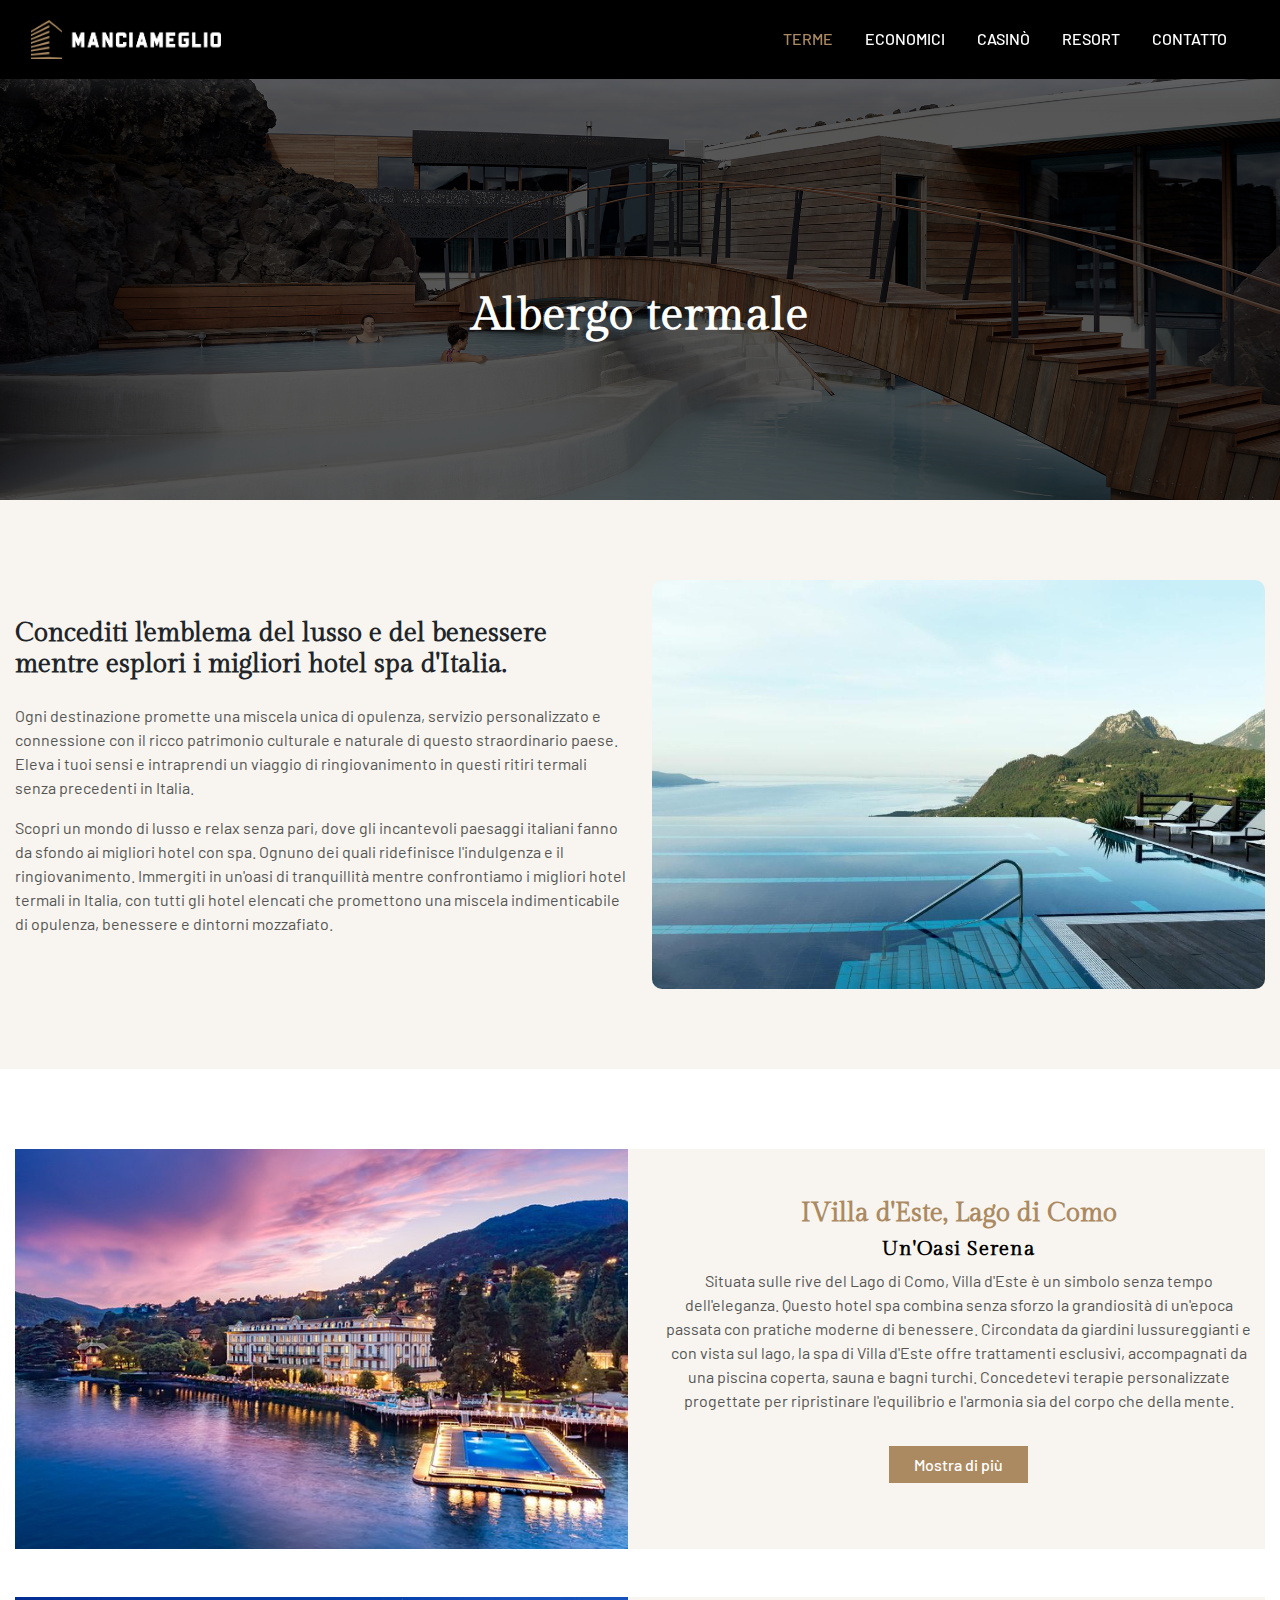
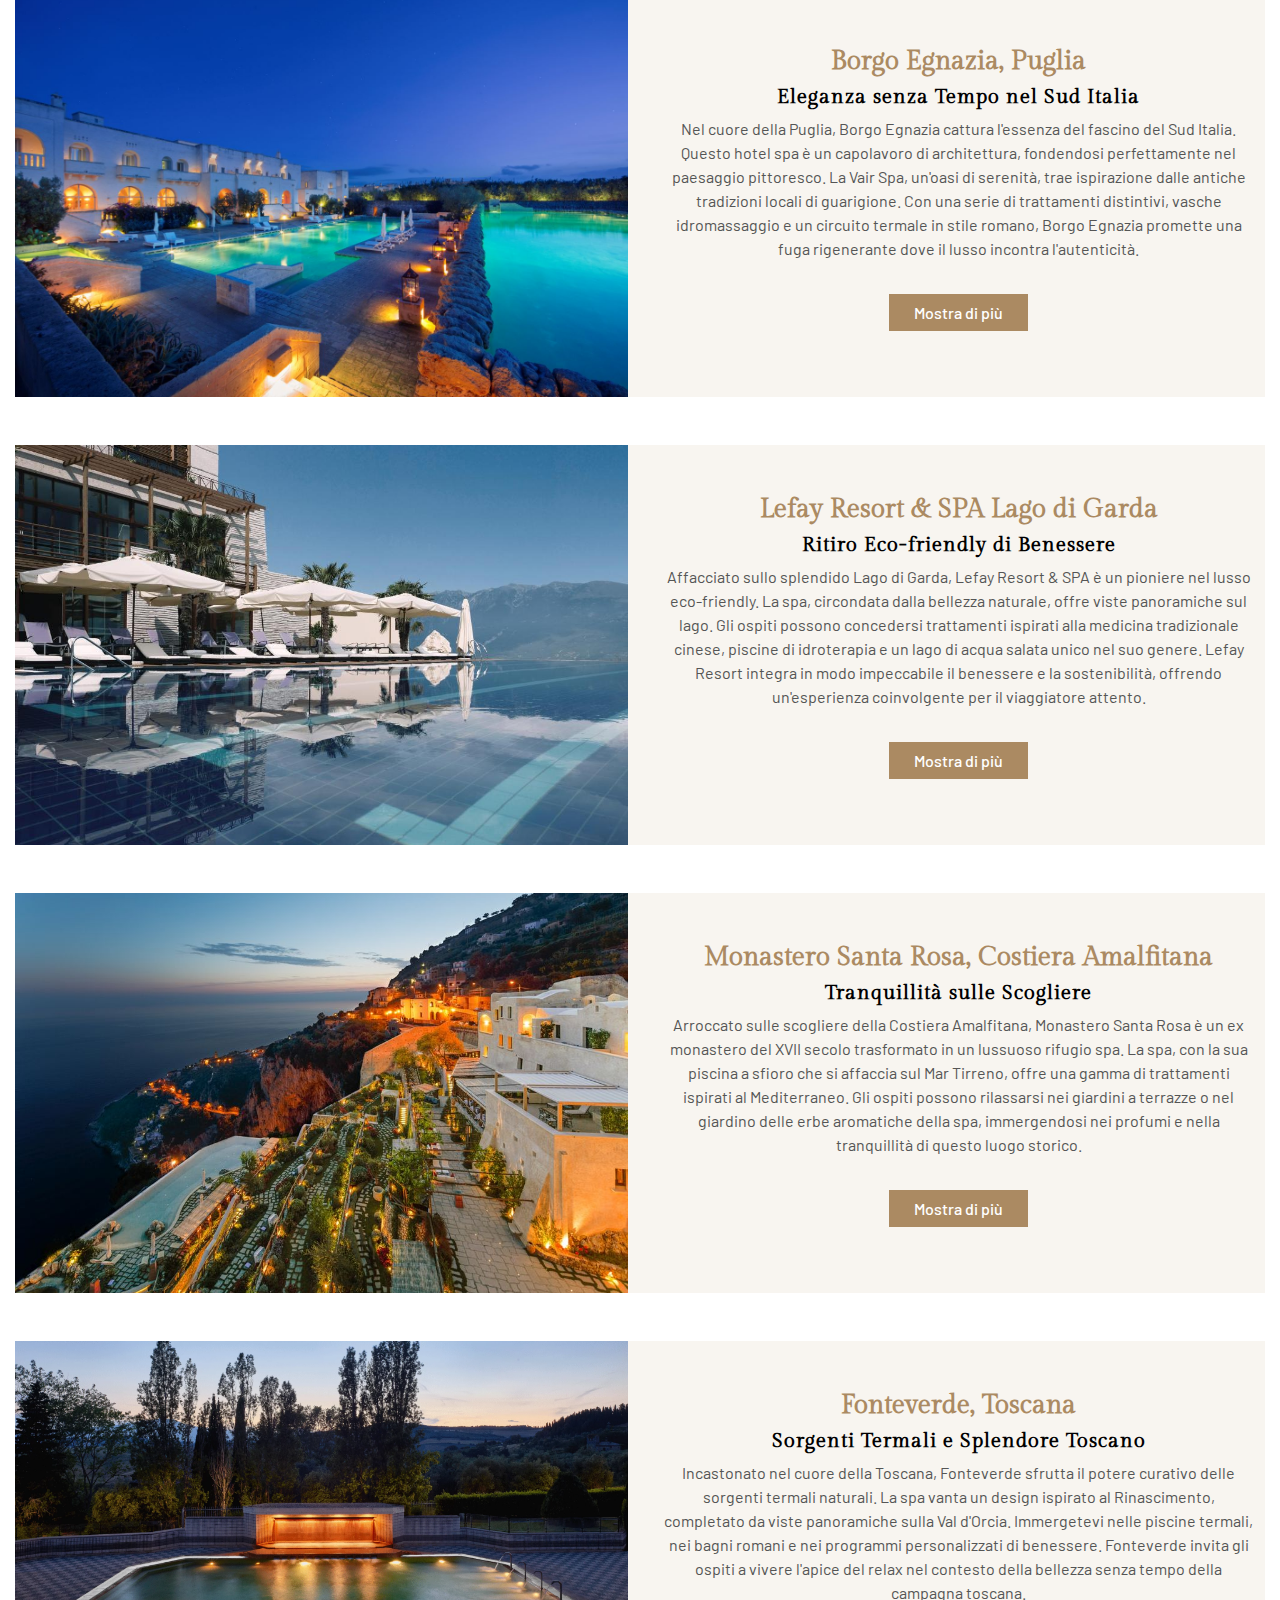
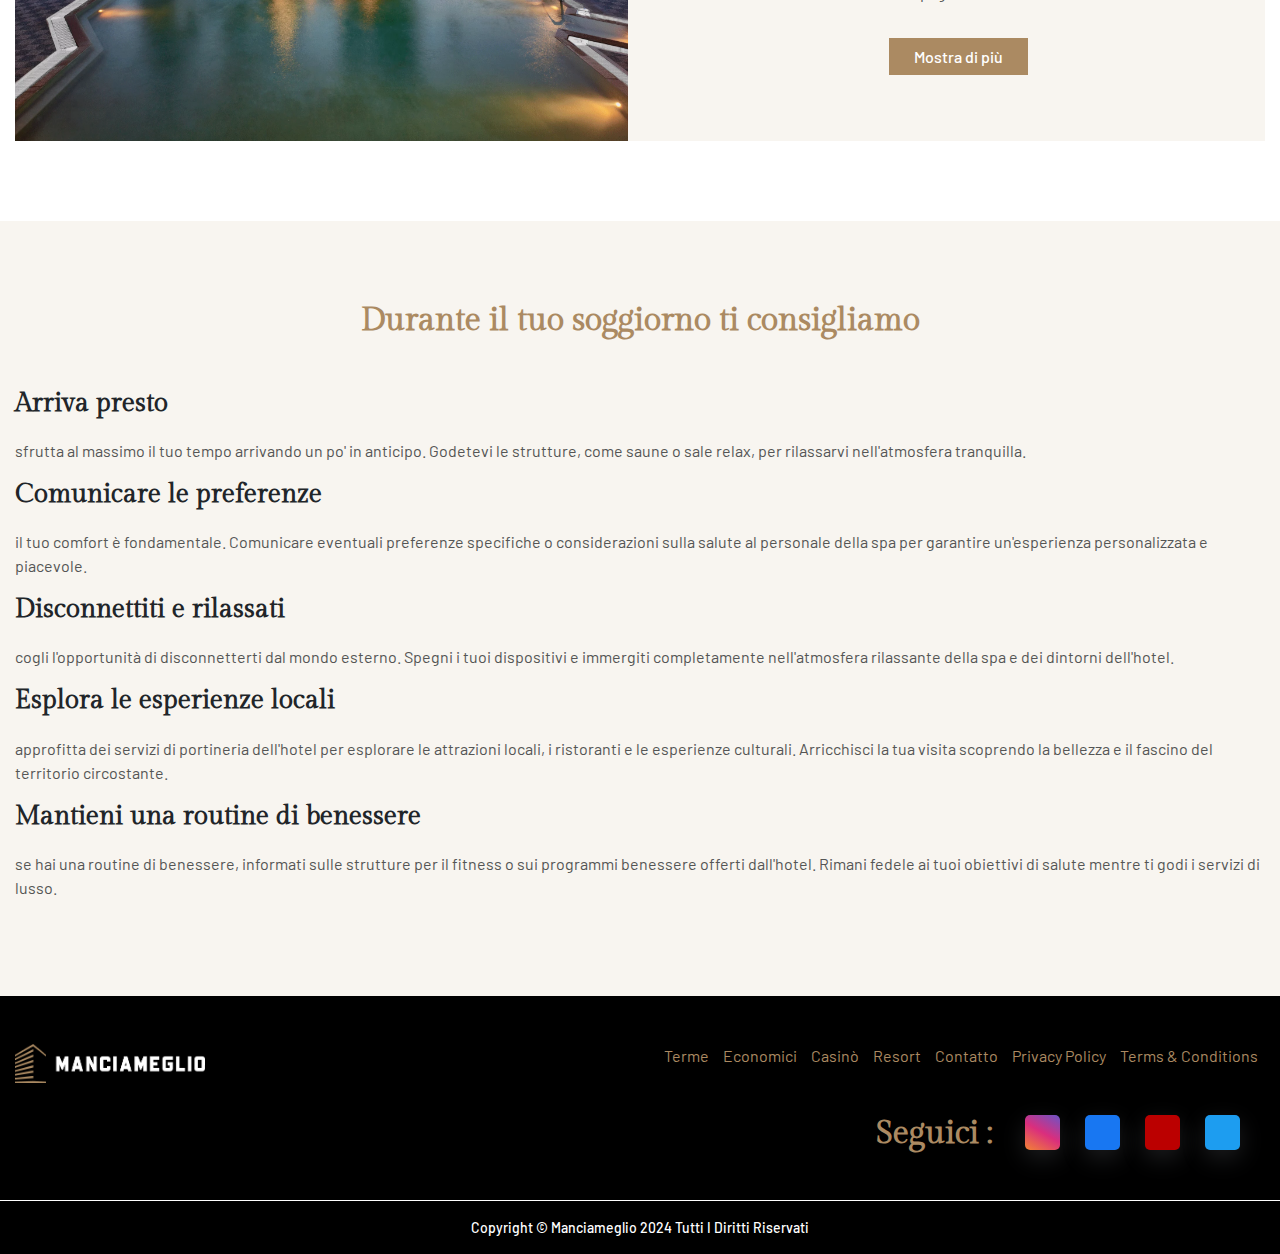
<file: spa.html>
<!DOCTYPE html>
<html lang="it">
   <head>
      <meta charset="UTF-8">
      <meta name="viewport" content="width=device-width, initial-scale=1.0">
      <title>Terme</title>
      <link rel="icon" href="./assets/images/fav_icon.png" type="image/x-icon">
      <link rel="stylesheet" href="./assets/css/bootstrap.css">
      <link rel="stylesheet" href="./assets/css/style.css">
      <link rel="stylesheet" href="./assets/css/responsive.css">
      <!-- font  -->
      <link rel="stylesheet" href="https://site-assets.fontawesome.com/releases/v6.5.0/css/all.css">
      <link rel="preconnect" href="https://fonts.googleapis.com">
      <link rel="preconnect" href="https://fonts.gstatic.com" crossorigin>
      <link
         href="https://fonts.googleapis.com/css2?family=Cardo:wght@700&family=Cormorant+Garamond:wght@400;500;600;700&family=Gilda+Display&family=Lora:wght@400;500&family=Montserrat:wght@300;400;500&family=Palanquin+Dark:wght@500;600;700&family=Playfair+Display:wght@500;600;700&family=Raleway:wght@400;500;600;700&family=Roboto:wght@400;500&family=Source+Sans+3:wght@400;500&family=Source+Serif+4:opsz,wght@8..60,400;8..60,500&display=swap"
         rel="stylesheet">
      <link rel="preconnect" href="https://fonts.googleapis.com">
      <link rel="preconnect" href="https://fonts.gstatic.com" crossorigin>
      <link
         href="https://fonts.googleapis.com/css2?family=Barlow:wght@400;500&family=Cardo:wght@700&family=Cormorant+Garamond:wght@400;500;600;700&family=Gilda+Display&family=Lora:wght@400;500&family=Montserrat:wght@300;400;500&family=Palanquin+Dark:wght@500;600;700&family=Playfair+Display:wght@500;600;700&family=Raleway:wght@400;500;600;700&family=Roboto:wght@400;500&family=Source+Sans+3:wght@400;500&family=Source+Serif+4:opsz,wght@8..60,400;8..60,500&display=swap"
         rel="stylesheet">
   </head>
   <body>
      <!-- header -->
      <header>
         <nav class="nav container">
            <input type="checkbox" id="nav-check">
            <div class="nav-header">
               <div class="nav-title">
                  <a href="./index.html" class="logo"><img src="./assets/images/logon4.png" alt=""
                     class="img-fluid"></a>
               </div>
            </div>
            <div class="nav-btn">
               <label for="nav-check">
               <span></span>
               <span></span>
               <span></span>
               </label>
            </div>
            <ul class="nav-list">
               <!-- <li><a href="./index.html">Home</a></li> -->
               <li><a href="./spa.html" class="active">Terme</a></li>
               <li><a href="./budget.html">Economici</a></li>
               <li><a href="./casino.html">Casinò</a></li>
               <li><a href="./resort.html">Resort</a></li>
               <li><a href="./contact.html">Contatto</a></li>
            </ul>
         </nav>
      </header>
      <!-- banner -->
      <div id="banner" class="sub_banner home_page_banner">
         <img src="./assets/images/spa1.jpg" alt="sub_banner_img">
         <div class="container">
            <div class="sub_banner_content text-center">
               <h1>Albergo termale</h1>
               <!-- <h5>
                  Afhjúpun bestu hótelanna í landi elds og íss
                  </h5> -->
            </div>
         </div>
      </div>
      <div class="after_banner_section section">
         <div class="container">
            <div class="row align-items-center">
               <div class="col-lg-6">
                  <div class="left_side_ab">
                     <h3 class="mb-4">Concediti l'emblema del lusso e del benessere mentre esplori i migliori hotel spa d'Italia.</h3>
                     <p>
                        Ogni destinazione promette una miscela unica di opulenza, servizio personalizzato e
                        connessione con il ricco patrimonio culturale e naturale di questo straordinario paese. Eleva
                        i tuoi sensi e intraprendi un viaggio di ringiovanimento in questi ritiri termali senza precedenti
                        in Italia.
                     </p>
                     <p>Scopri un mondo di lusso e relax senza pari, dove gli incantevoli paesaggi italiani fanno da
                        sfondo ai migliori hotel con spa. Ognuno dei quali ridefinisce l'indulgenza e il
                        ringiovanimento. Immergiti in un'oasi di tranquillità mentre confrontiamo i migliori hotel
                        termali in Italia, con tutti gli hotel elencati che promettono una miscela indimenticabile di
                        opulenza, benessere e dintorni mozzafiato.
                     </p>
                  </div>
               </div>
               <div class="col-lg-6">
                  <div class="right_side_ab">
                     <img src="./assets/images/lafay_resort.jpg" alt="" class="img-fluid">
                  </div>
               </div>
            </div>
         </div>
      </div>
      <!-- luxury_hotels -->
      <div class="luxury_hotels section">
         <div class="container">
            <!-- <div class="row">
               <div class="col text-center mb-5">
                   <h2>Bestu hótelin á Íslandi</h2>
               </div>
               </div> -->
            <div class="luxury_hotels_inner mb-5">
               <div class="row justify-content-center align-items-center">
                  <div class="col-lg-6">
                     <div class="luxhotel_card_further">
                        <a href="https://www.villadeste.com/it/" target="_blank">
                        <img src="./assets/images/spa_1.jpg" alt="" class="img-fluid">
                        </a>
                     </div>
                  </div>
                  <div class="col-lg-6">
                     <div class="content_card text-center">
                        <h3 class="mb-2">IVilla d'Este, Lago di Como</h3>
                        <h5 class="mb-2"> Un'Oasi Serena</h5>
                        <p>Situata sulle rive del Lago di Como, Villa d'Este è un simbolo senza tempo
                           dell'eleganza. Questo hotel spa combina senza sforzo la grandiosità di
                           un'epoca passata con pratiche moderne di benessere. Circondata da giardini
                           lussureggianti e con vista sul lago, la spa di Villa d'Este offre trattamenti
                           esclusivi, accompagnati da una piscina coperta, sauna e bagni turchi.
                           Concedetevi terapie personalizzate progettate per ripristinare l'equilibrio e
                           l'armonia sia del corpo che della mente.
                        </p>
                        <div class="text-center py-4">
                           <a href="https://www.villadeste.com/it/" class="common_btn" target="_blank">Mostra di più</a>
                        </div>
                     </div>
                  </div>
               </div>
            </div>
            <div class="luxury_hotels_inner mb-5">
               <div class="row justify-content-center align-items-center">
                  <div class="col-lg-6">
                     <div class="luxhotel_card_further">
                        <a href="https://www.borgoegnazia.com/about/" target="_blank">
                        <img src="./assets/images/spa_2.jpg" alt="" class="img-fluid">
                        </a>
                     </div>
                  </div>
                  <div class="col-lg-6">
                     <div class="content_card text-center">
                        <h3 class="mb-2">Borgo Egnazia, Puglia</h3>
                        <h5 class="mb-2"> Eleganza senza Tempo nel Sud Italia</h5>
                        <p>Nel cuore della Puglia, Borgo Egnazia cattura l'essenza del fascino del Sud
                           Italia. Questo hotel spa è un capolavoro di architettura, fondendosi
                           perfettamente nel paesaggio pittoresco. La Vair Spa, un'oasi di serenità, trae
                           ispirazione dalle antiche tradizioni locali di guarigione. Con una serie di
                           trattamenti distintivi, vasche idromassaggio e un circuito termale in stile
                           romano, Borgo Egnazia promette una fuga rigenerante dove il lusso incontra
                           l'autenticità.
                        </p>
                        <div class="text-center py-4">
                           <a href="https://www.borgoegnazia.com/about/" class="common_btn"
                              target="_blank">Mostra di più</a>
                        </div>
                     </div>
                  </div>
               </div>
            </div>
            <div class="luxury_hotels_inner mb-5">
               <div class="row justify-content-center align-items-center">
                  <div class="col-lg-6">
                     <div class="luxhotel_card_further">
                        <a href="http://www.lefayresorts.com/" target="_blank">
                        <img src="./assets/images/spa_3.jpg" alt="" class="img-fluid">
                        </a>
                     </div>
                  </div>
                  <div class="col-lg-6">
                     <div class="content_card text-center">
                        <h3 class="mb-2">Lefay Resort & SPA Lago di Garda</h3>
                        <h5 class="mb-2">Ritiro Eco-friendly di Benessere</h5>
                        <p>Affacciato sullo splendido Lago di Garda, Lefay Resort & SPA è un pioniere nel
                           lusso eco-friendly. La spa, circondata dalla bellezza naturale, offre viste
                           panoramiche sul lago. Gli ospiti possono concedersi trattamenti ispirati alla
                           medicina tradizionale cinese, piscine di idroterapia e un lago di acqua salata
                           unico nel suo genere. Lefay Resort integra in modo impeccabile il benessere e
                           la sostenibilità, offrendo un'esperienza coinvolgente per il viaggiatore attento.
                        </p>
                        <div class="text-center py-4">
                           <a href="http://www.lefayresorts.com/" class="common_btn" target="_blank">Mostra di più</a>
                        </div>
                     </div>
                  </div>
               </div>
            </div>
            <div class="luxury_hotels_inner mb-5">
               <div class="row justify-content-center align-items-center">
                  <div class="col-lg-6">
                     <div class="luxhotel_card_further">
                        <a href="https://www.monasterosantarosa.com/"
                           target="_blank">
                        <img src="./assets/images/spa_4.jpg" alt="" class="img-fluid">
                        </a>
                     </div>
                  </div>
                  <div class="col-lg-6">
                     <div class="content_card text-center">
                        <h3 class="mb-2">Monastero Santa Rosa, Costiera Amalfitana</h3>
                        <h5 class="mb-2"> Tranquillità sulle Scogliere</h5>
                        <p>Arroccato sulle scogliere della Costiera Amalfitana, Monastero Santa Rosa è
                           un ex monastero del XVII secolo trasformato in un lussuoso rifugio spa. La
                           spa, con la sua piscina a sfioro che si affaccia sul Mar Tirreno, offre una
                           gamma di trattamenti ispirati al Mediterraneo. Gli ospiti possono rilassarsi nei
                           giardini a terrazze o nel giardino delle erbe aromatiche della spa,
                           immergendosi nei profumi e nella tranquillità di questo luogo storico.
                        </p>
                        <div class="text-center py-4">
                           <a href="https://www.monasterosantarosa.com/"
                              class="common_btn" target="_blank">Mostra di più</a>
                        </div>
                     </div>
                  </div>
               </div>
            </div>
            <div class="luxury_hotels_inner">
               <div class="row justify-content-center align-items-center">
                  <div class="col-lg-6">
                     <div class="luxhotel_card_further">
                        <a href="https://www.fonteverdespa.com/" target="_blank">
                        <img src="./assets/images/spa_5.webp" alt="" class="img-fluid">
                        </a>
                     </div>
                  </div>
                  <div class="col-lg-6">
                     <div class="content_card text-center">
                        <h3 class="mb-2">Fonteverde, Toscana</h3>
                        <h5 class="mb-2"> Sorgenti Termali e Splendore Toscano</h5>
                        <p>Incastonato nel cuore della Toscana, Fonteverde sfrutta il potere curativo delle
                           sorgenti termali naturali. La spa vanta un design ispirato al Rinascimento,
                           completato da viste panoramiche sulla Val d'Orcia. Immergetevi nelle piscine
                           termali, nei bagni romani e nei programmi personalizzati di benessere.
                           Fonteverde invita gli ospiti a vivere l'apice del relax nel contesto della bellezza
                           senza tempo della campagna toscana.
                        </p>
                        <div class="text-center py-4">
                           <a href="https://www.fonteverdespa.com/" class="common_btn" target="_blank">Mostra di più</a>
                        </div>
                     </div>
                  </div>
               </div>
            </div>
         </div>
      </div>
     
     <!-- bottom_text_section -->
     <div class="bottom_text_section section">
      <div class="container">
         <div class="row">
            <div class="col">
               <h2 class="text-center mb-5">Durante il tuo soggiorno ti consigliamo</h2>
               <div class="bottom_text_tips mb-3">
                  <h3>Arriva presto</h3>
                  <p>sfrutta al massimo il tuo tempo arrivando un po' in anticipo. Godetevi le
                     strutture, come saune o sale relax, per rilassarvi nell'atmosfera tranquilla.
                  </p>
               </div>
               <div class="bottom_text_tips mb-3">
                  <h3>Comunicare le preferenze</h3>
                  <p>il tuo comfort è fondamentale. Comunicare eventuali preferenze
                     specifiche o considerazioni sulla salute al personale della spa per garantire un'esperienza
                     personalizzata e piacevole.
                  </p>
               </div>
               <div class="bottom_text_tips mb-3">
                  <h3>Disconnettiti e rilassati</h3>
                  <p>cogli l'opportunità di disconnetterti dal mondo esterno. Spegni i tuoi
                     dispositivi e immergiti completamente nell'atmosfera rilassante della spa e dei dintorni
                     dell'hotel.
                  </p>
               </div>
               <div class="bottom_text_tips mb-3">
                  <h3>Esplora le esperienze locali</h3>
                  <p>approfitta dei servizi di portineria dell'hotel per esplorare le
                     attrazioni locali, i ristoranti e le esperienze culturali. Arricchisci la tua visita scoprendo la
                     bellezza e il fascino del territorio circostante.
                  </p>
               </div>
               <div class="bottom_text_tips mb-3">
                  <h3>Mantieni una routine di benessere</h3>
                  <p>se hai una routine di benessere, informati sulle strutture
                     per il fitness o sui programmi benessere offerti dall'hotel. Rimani fedele ai tuoi obiettivi di
                     salute mentre ti godi i servizi di lusso.
                  </p>
               </div>
            </div>
         </div>
      </div>
   </div>
      <footer class="py-5">
         <div class="container">
            <div class="top_footer">
               <div class="row align-items-center">
                  <div class="col-12 col-xl-3">
                     <div class="footer_left">
                        <a href="./index.html" class="logo"><img src="./assets/images/logon4.png" alt=""
                           class="img-fluid"></a>
                     </div>
                  </div>
                  <div class="col-12 col-xl-9">
                     <div class="footer_left footer_right_ul">
                        <ul>
                           <!-- <li><a href="./index.html">Home</a></li> -->
                           <li><a href="./spa.html">Terme</a></li>
                           <li><a href="./budget.html">Economici</a></li>
                           <li><a href="./casino.html">Casinò</a></li>
                           <li><a href="./resort.html">Resort</a></li>
                           <li><a href="./contact.html">Contatto</a></li>
                           <li><a href="./privacy_policy.html">Privacy policy</a></li>
                           <li><a href="./terms_and_conditions.html">Terms & conditions</a></li>
                        </ul>
                     </div>
                  </div>
               </div>
            </div>
            <div class="row">
               <div class="col">
                  <div class="footer_right">
                     <h2 class="mb-0">Seguici : </h2>
                     <ul>
                        <li><a href=""><i class="fa-brands fa-instagram"></i></a></li>
                        <li><a href=""><i class="fa-brands fa-facebook-f"></i></a></li>
                        <li><a href=""><i class="fa-brands fa-youtube"></i></a></li>
                        <li><a href=""><i class="fa-brands fa-twitter"></i></a></li>
                     </ul>
                  </div>
               </div>
            </div>
         </div>
      </footer>
      <div class="lower_footer">
         <div class="container">
            <div class="row">
               <div class="col text-center">
                  <p class="py-3 mb-0"> Copyright © Manciameglio 2024 Tutti i diritti riservati</p>
               </div>
            </div>
         </div>
      </div>
      <script src="https://code.jquery.com/jquery-3.7.1.min.js"
         integrity="sha256-/JqT3SQfawRcv/BIHPThkBvs0OEvtFFmqPF/lYI/Cxo=" crossorigin="anonymous"></script>
      <script src="./assets/js/bootstrap.bundle.js"></script>
   </body>
</html>
</file>
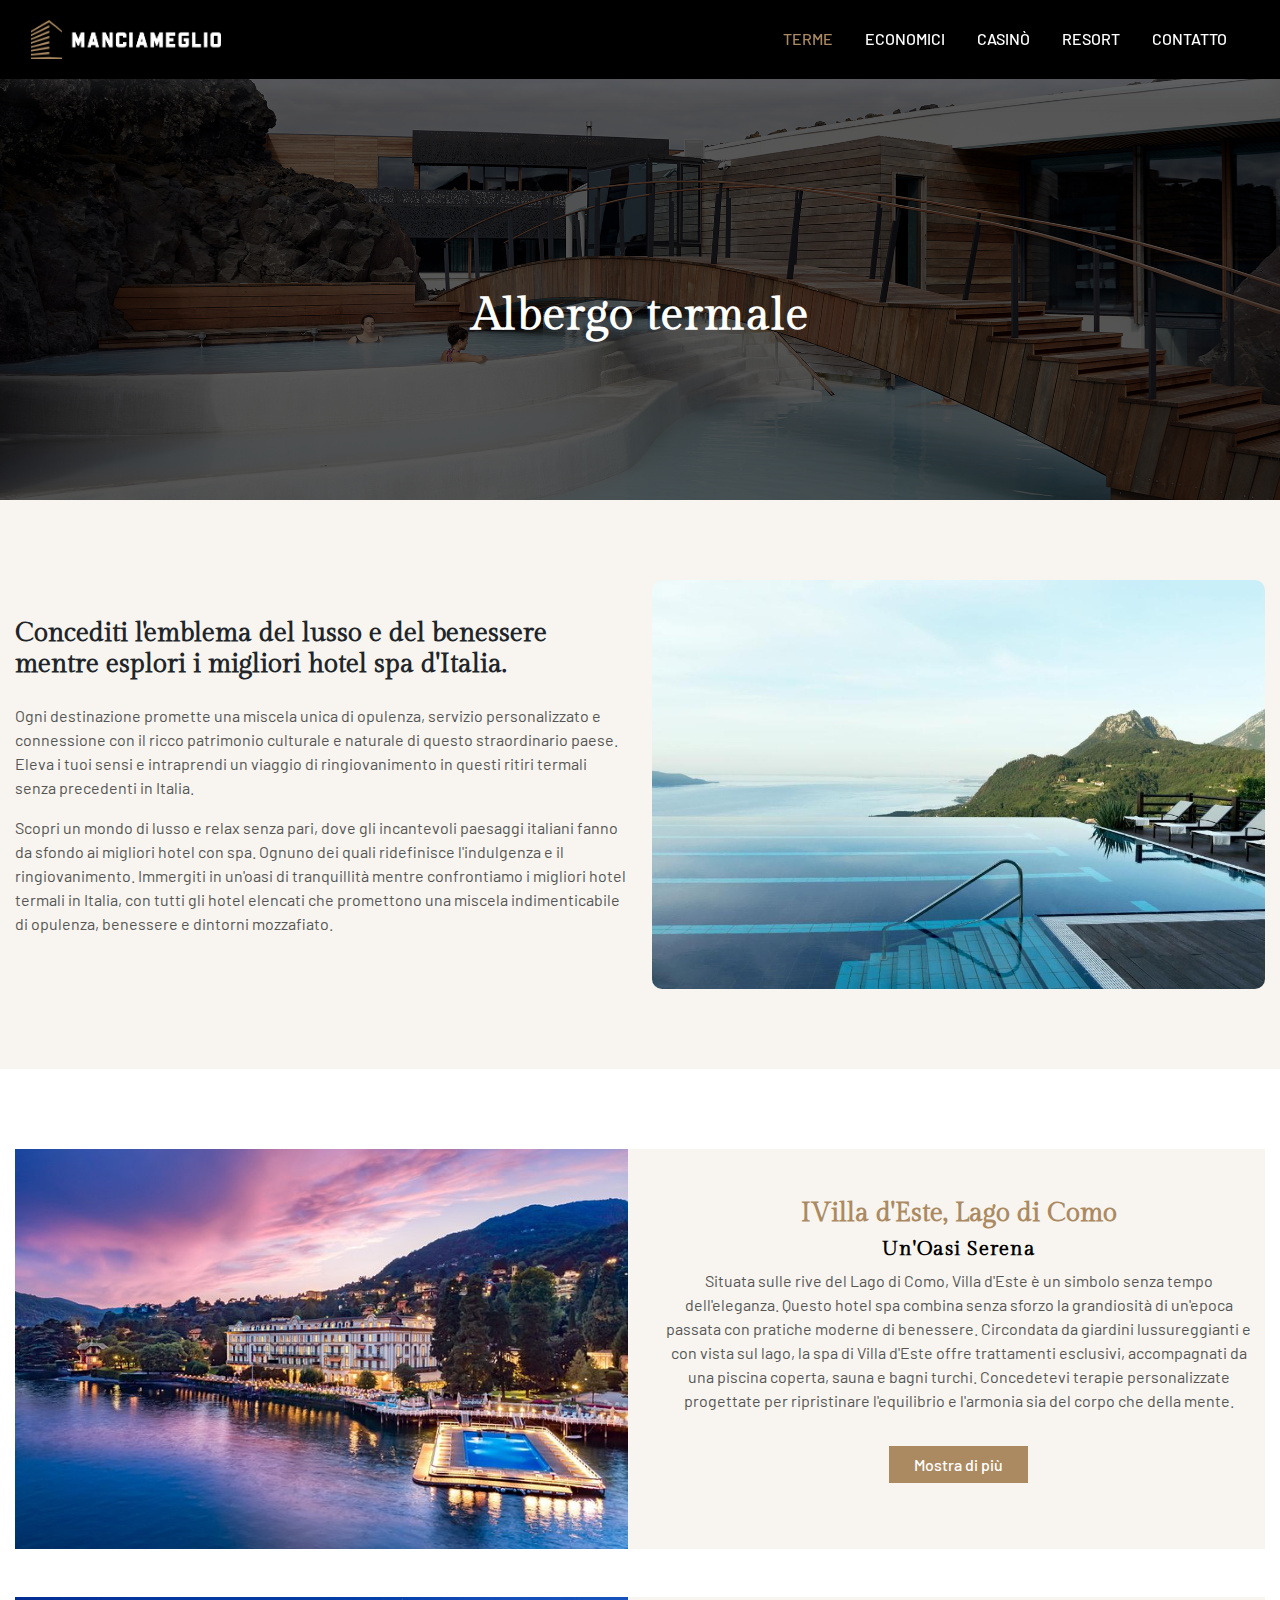
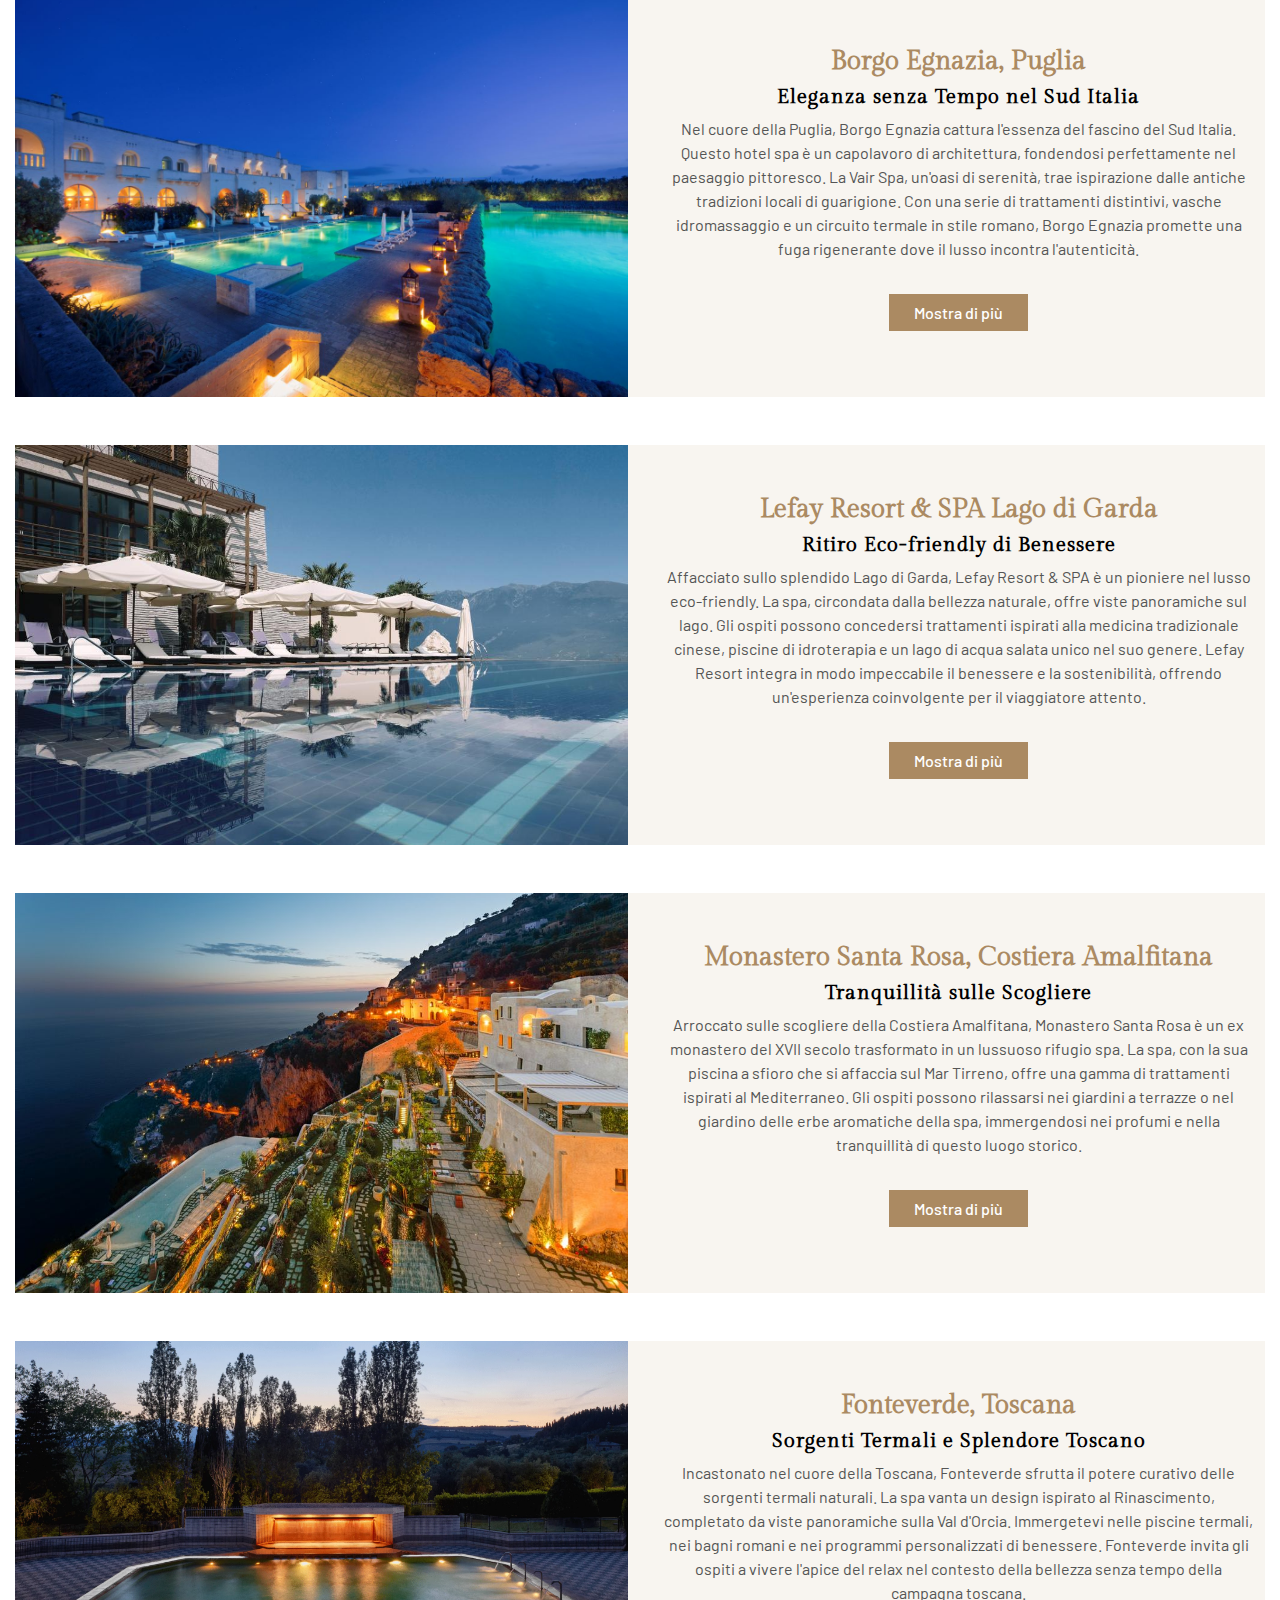
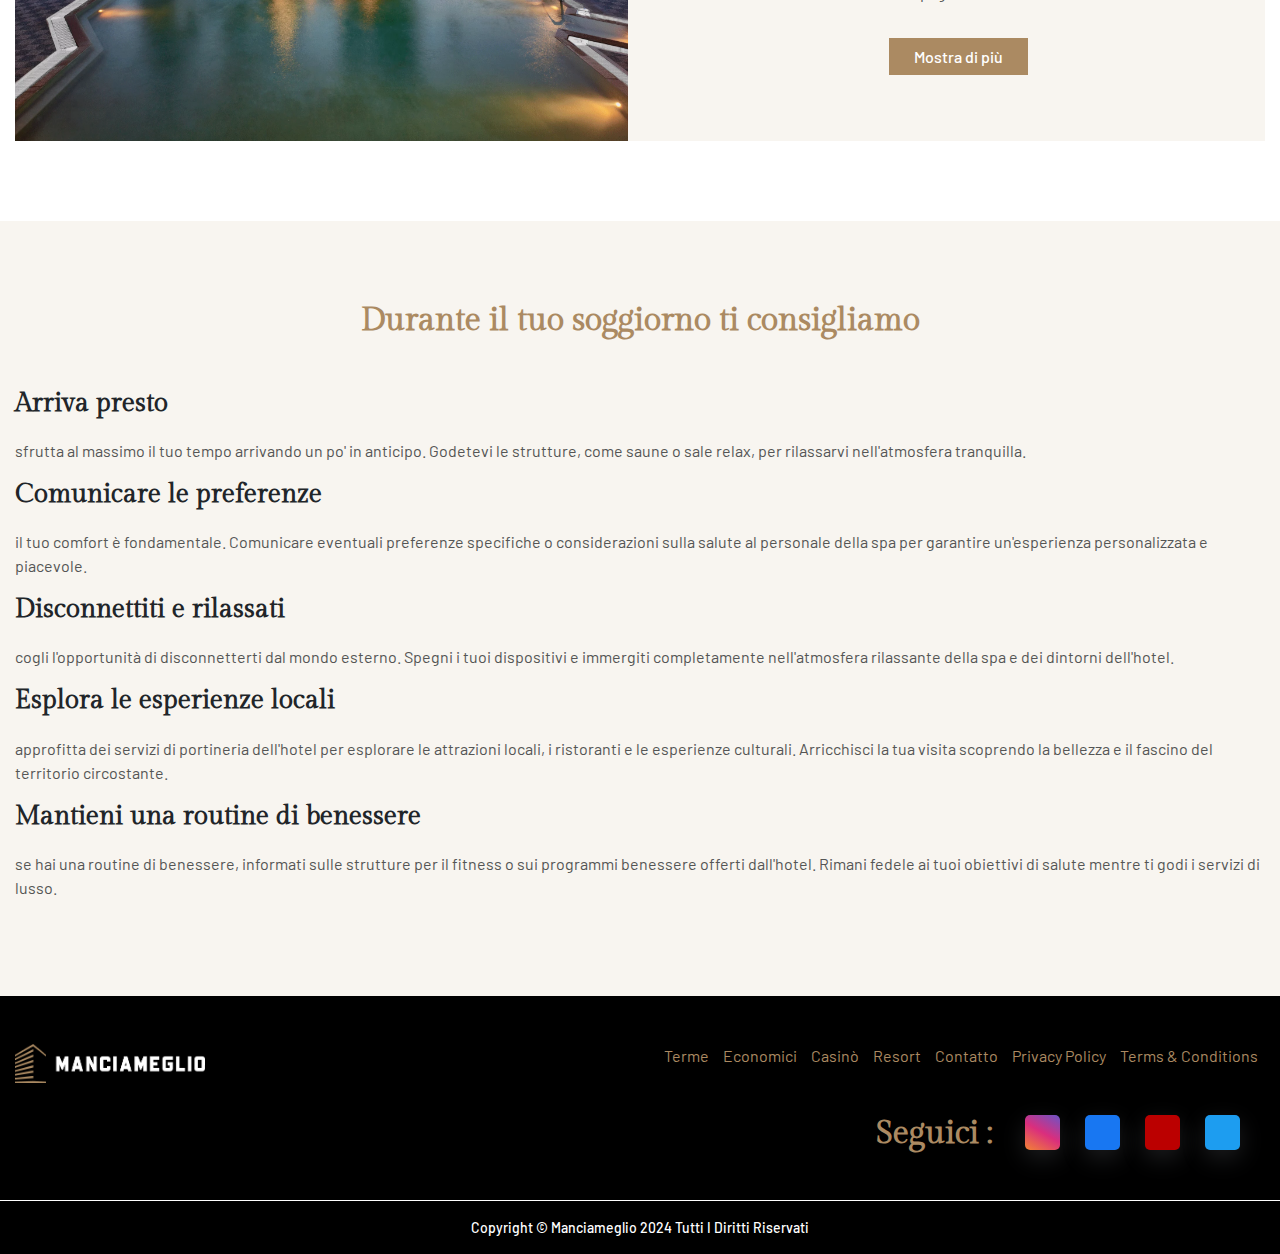
<file: Terme.html>
<!DOCTYPE html>
<html lang="it">
   <head>
      <meta charset="UTF-8">
      <meta name="viewport" content="width=device-width, initial-scale=1.0">
      <title>Terme</title>
      <link rel="icon" href="./assets/images/fav_icon.png" type="image/x-icon">
      <link rel="stylesheet" href="./assets/css/bootstrap.css">
      <link rel="stylesheet" href="./assets/css/style.css">
      <link rel="stylesheet" href="./assets/css/responsive.css">
      <!-- font  -->
      <link rel="stylesheet" href="https://site-assets.fontawesome.com/releases/v6.5.0/css/all.css">
      <link rel="preconnect" href="https://fonts.googleapis.com">
      <link rel="preconnect" href="https://fonts.gstatic.com" crossorigin>
      <link
         href="https://fonts.googleapis.com/css2?family=Cardo:wght@700&family=Cormorant+Garamond:wght@400;500;600;700&family=Gilda+Display&family=Lora:wght@400;500&family=Montserrat:wght@300;400;500&family=Palanquin+Dark:wght@500;600;700&family=Playfair+Display:wght@500;600;700&family=Raleway:wght@400;500;600;700&family=Roboto:wght@400;500&family=Source+Sans+3:wght@400;500&family=Source+Serif+4:opsz,wght@8..60,400;8..60,500&display=swap"
         rel="stylesheet">
      <link rel="preconnect" href="https://fonts.googleapis.com">
      <link rel="preconnect" href="https://fonts.gstatic.com" crossorigin>
      <link
         href="https://fonts.googleapis.com/css2?family=Barlow:wght@400;500&family=Cardo:wght@700&family=Cormorant+Garamond:wght@400;500;600;700&family=Gilda+Display&family=Lora:wght@400;500&family=Montserrat:wght@300;400;500&family=Palanquin+Dark:wght@500;600;700&family=Playfair+Display:wght@500;600;700&family=Raleway:wght@400;500;600;700&family=Roboto:wght@400;500&family=Source+Sans+3:wght@400;500&family=Source+Serif+4:opsz,wght@8..60,400;8..60,500&display=swap"
         rel="stylesheet">
   </head>
   <body>
      <!-- header -->
      <header>
         <nav class="nav container">
            <input type="checkbox" id="nav-check">
            <div class="nav-header">
               <div class="nav-title">
                  <a href="./index.html" class="logo"><img src="./assets/images/logon4.png" alt=""
                     class="img-fluid"></a>
               </div>
            </div>
            <div class="nav-btn">
               <label for="nav-check">
               <span></span>
               <span></span>
               <span></span>
               </label>
            </div>
            <ul class="nav-list">
               <!-- <li><a href="./index.html">Home</a></li> -->
               <li><a href="./Terme.html" class="active">Terme</a></li>
               <li><a href="./Economici.html">Economici</a></li>
               <li><a href="./casino.html">Casinò</a></li>
               <li><a href="./resort.html">Resort</a></li>
               <li><a href="./Contatto.html">Contatto</a></li>
            </ul>
         </nav>
      </header>
      <!-- banner -->
      <div id="banner" class="sub_banner home_page_banner">
         <img src="./assets/images/spa1.jpg" alt="sub_banner_img">
         <div class="container">
            <div class="sub_banner_content text-center">
               <h1>Albergo termale</h1>
               <!-- <h5>
                  Afhjúpun bestu hótelanna í landi elds og íss
                  </h5> -->
            </div>
         </div>
      </div>
      <div class="after_banner_section section">
         <div class="container">
            <div class="row align-items-center">
               <div class="col-lg-6">
                  <div class="left_side_ab">
                     <h3 class="mb-4">Concediti l'emblema del lusso e del benessere mentre esplori i migliori hotel spa d'Italia.</h3>
                     <p>
                        Ogni destinazione promette una miscela unica di opulenza, servizio personalizzato e
                        connessione con il ricco patrimonio culturale e naturale di questo straordinario paese. Eleva
                        i tuoi sensi e intraprendi un viaggio di ringiovanimento in questi ritiri termali senza precedenti
                        in Italia.
                     </p>
                     <p>Scopri un mondo di lusso e relax senza pari, dove gli incantevoli paesaggi italiani fanno da
                        sfondo ai migliori hotel con spa. Ognuno dei quali ridefinisce l'indulgenza e il
                        ringiovanimento. Immergiti in un'oasi di tranquillità mentre confrontiamo i migliori hotel
                        termali in Italia, con tutti gli hotel elencati che promettono una miscela indimenticabile di
                        opulenza, benessere e dintorni mozzafiato.
                     </p>
                  </div>
               </div>
               <div class="col-lg-6">
                  <div class="right_side_ab">
                     <img src="./assets/images/lafay_resort.jpg" alt="" class="img-fluid">
                  </div>
               </div>
            </div>
         </div>
      </div>
      <!-- luxury_hotels -->
      <div class="luxury_hotels section">
         <div class="container">
            <!-- <div class="row">
               <div class="col text-center mb-5">
                   <h2>Bestu hótelin á Íslandi</h2>
               </div>
               </div> -->
            <div class="luxury_hotels_inner mb-5">
               <div class="row justify-content-center align-items-center">
                  <div class="col-lg-6">
                     <div class="luxhotel_card_further">
                        <a href="https://www.villadeste.com/it/" target="_blank">
                        <img src="./assets/images/spa_1.jpg" alt="" class="img-fluid">
                        </a>
                     </div>
                  </div>
                  <div class="col-lg-6">
                     <div class="content_card text-center">
                        <h3 class="mb-2">IVilla d'Este, Lago di Como</h3>
                        <h5 class="mb-2"> Un'Oasi Serena</h5>
                        <p>Situata sulle rive del Lago di Como, Villa d'Este è un simbolo senza tempo
                           dell'eleganza. Questo hotel spa combina senza sforzo la grandiosità di
                           un'epoca passata con pratiche moderne di benessere. Circondata da giardini
                           lussureggianti e con vista sul lago, la spa di Villa d'Este offre trattamenti
                           esclusivi, accompagnati da una piscina coperta, sauna e bagni turchi.
                           Concedetevi terapie personalizzate progettate per ripristinare l'equilibrio e
                           l'armonia sia del corpo che della mente.
                        </p>
                        <div class="text-center py-4">
                           <a href="https://www.villadeste.com/it/" class="common_btn" target="_blank">Mostra di più</a>
                        </div>
                     </div>
                  </div>
               </div>
            </div>
            <div class="luxury_hotels_inner mb-5">
               <div class="row justify-content-center align-items-center">
                  <div class="col-lg-6">
                     <div class="luxhotel_card_further">
                        <a href="https://www.borgoegnazia.com/about/" target="_blank">
                        <img src="./assets/images/spa_2.jpg" alt="" class="img-fluid">
                        </a>
                     </div>
                  </div>
                  <div class="col-lg-6">
                     <div class="content_card text-center">
                        <h3 class="mb-2">Borgo Egnazia, Puglia</h3>
                        <h5 class="mb-2"> Eleganza senza Tempo nel Sud Italia</h5>
                        <p>Nel cuore della Puglia, Borgo Egnazia cattura l'essenza del fascino del Sud
                           Italia. Questo hotel spa è un capolavoro di architettura, fondendosi
                           perfettamente nel paesaggio pittoresco. La Vair Spa, un'oasi di serenità, trae
                           ispirazione dalle antiche tradizioni locali di guarigione. Con una serie di
                           trattamenti distintivi, vasche idromassaggio e un circuito termale in stile
                           romano, Borgo Egnazia promette una fuga rigenerante dove il lusso incontra
                           l'autenticità.
                        </p>
                        <div class="text-center py-4">
                           <a href="https://www.borgoegnazia.com/about/" class="common_btn"
                              target="_blank">Mostra di più</a>
                        </div>
                     </div>
                  </div>
               </div>
            </div>
            <div class="luxury_hotels_inner mb-5">
               <div class="row justify-content-center align-items-center">
                  <div class="col-lg-6">
                     <div class="luxhotel_card_further">
                        <a href="http://www.lefayresorts.com/" target="_blank">
                        <img src="./assets/images/spa_3.jpg" alt="" class="img-fluid">
                        </a>
                     </div>
                  </div>
                  <div class="col-lg-6">
                     <div class="content_card text-center">
                        <h3 class="mb-2">Lefay Resort & SPA Lago di Garda</h3>
                        <h5 class="mb-2">Ritiro Eco-friendly di Benessere</h5>
                        <p>Affacciato sullo splendido Lago di Garda, Lefay Resort & SPA è un pioniere nel
                           lusso eco-friendly. La spa, circondata dalla bellezza naturale, offre viste
                           panoramiche sul lago. Gli ospiti possono concedersi trattamenti ispirati alla
                           medicina tradizionale cinese, piscine di idroterapia e un lago di acqua salata
                           unico nel suo genere. Lefay Resort integra in modo impeccabile il benessere e
                           la sostenibilità, offrendo un'esperienza coinvolgente per il viaggiatore attento.
                        </p>
                        <div class="text-center py-4">
                           <a href="http://www.lefayresorts.com/" class="common_btn" target="_blank">Mostra di più</a>
                        </div>
                     </div>
                  </div>
               </div>
            </div>
            <div class="luxury_hotels_inner mb-5">
               <div class="row justify-content-center align-items-center">
                  <div class="col-lg-6">
                     <div class="luxhotel_card_further">
                        <a href="https://www.monasterosantarosa.com/"
                           target="_blank">
                        <img src="./assets/images/spa_4.jpg" alt="" class="img-fluid">
                        </a>
                     </div>
                  </div>
                  <div class="col-lg-6">
                     <div class="content_card text-center">
                        <h3 class="mb-2">Monastero Santa Rosa, Costiera Amalfitana</h3>
                        <h5 class="mb-2"> Tranquillità sulle Scogliere</h5>
                        <p>Arroccato sulle scogliere della Costiera Amalfitana, Monastero Santa Rosa è
                           un ex monastero del XVII secolo trasformato in un lussuoso rifugio spa. La
                           spa, con la sua piscina a sfioro che si affaccia sul Mar Tirreno, offre una
                           gamma di trattamenti ispirati al Mediterraneo. Gli ospiti possono rilassarsi nei
                           giardini a terrazze o nel giardino delle erbe aromatiche della spa,
                           immergendosi nei profumi e nella tranquillità di questo luogo storico.
                        </p>
                        <div class="text-center py-4">
                           <a href="https://www.monasterosantarosa.com/"
                              class="common_btn" target="_blank">Mostra di più</a>
                        </div>
                     </div>
                  </div>
               </div>
            </div>
            <div class="luxury_hotels_inner">
               <div class="row justify-content-center align-items-center">
                  <div class="col-lg-6">
                     <div class="luxhotel_card_further">
                        <a href="https://www.fonteverdespa.com/" target="_blank">
                        <img src="./assets/images/spa_5.webp" alt="" class="img-fluid">
                        </a>
                     </div>
                  </div>
                  <div class="col-lg-6">
                     <div class="content_card text-center">
                        <h3 class="mb-2">Fonteverde, Toscana</h3>
                        <h5 class="mb-2"> Sorgenti Termali e Splendore Toscano</h5>
                        <p>Incastonato nel cuore della Toscana, Fonteverde sfrutta il potere curativo delle
                           sorgenti termali naturali. La spa vanta un design ispirato al Rinascimento,
                           completato da viste panoramiche sulla Val d'Orcia. Immergetevi nelle piscine
                           termali, nei bagni romani e nei programmi personalizzati di benessere.
                           Fonteverde invita gli ospiti a vivere l'apice del relax nel contesto della bellezza
                           senza tempo della campagna toscana.
                        </p>
                        <div class="text-center py-4">
                           <a href="https://www.fonteverdespa.com/" class="common_btn" target="_blank">Mostra di più</a>
                        </div>
                     </div>
                  </div>
               </div>
            </div>
         </div>
      </div>
     
     <!-- bottom_text_section -->
     <div class="bottom_text_section section">
      <div class="container">
         <div class="row">
            <div class="col">
               <h2 class="text-center mb-5">Durante il tuo soggiorno ti consigliamo</h2>
               <div class="bottom_text_tips mb-3">
                  <h3>Arriva presto</h3>
                  <p>sfrutta al massimo il tuo tempo arrivando un po' in anticipo. Godetevi le
                     strutture, come saune o sale relax, per rilassarvi nell'atmosfera tranquilla.
                  </p>
               </div>
               <div class="bottom_text_tips mb-3">
                  <h3>Comunicare le preferenze</h3>
                  <p>il tuo comfort è fondamentale. Comunicare eventuali preferenze
                     specifiche o considerazioni sulla salute al personale della spa per garantire un'esperienza
                     personalizzata e piacevole.
                  </p>
               </div>
               <div class="bottom_text_tips mb-3">
                  <h3>Disconnettiti e rilassati</h3>
                  <p>cogli l'opportunità di disconnetterti dal mondo esterno. Spegni i tuoi
                     dispositivi e immergiti completamente nell'atmosfera rilassante della spa e dei dintorni
                     dell'hotel.
                  </p>
               </div>
               <div class="bottom_text_tips mb-3">
                  <h3>Esplora le esperienze locali</h3>
                  <p>approfitta dei servizi di portineria dell'hotel per esplorare le
                     attrazioni locali, i ristoranti e le esperienze culturali. Arricchisci la tua visita scoprendo la
                     bellezza e il fascino del territorio circostante.
                  </p>
               </div>
               <div class="bottom_text_tips mb-3">
                  <h3>Mantieni una routine di benessere</h3>
                  <p>se hai una routine di benessere, informati sulle strutture
                     per il fitness o sui programmi benessere offerti dall'hotel. Rimani fedele ai tuoi obiettivi di
                     salute mentre ti godi i servizi di lusso.
                  </p>
               </div>
            </div>
         </div>
      </div>
   </div>
      <footer class="py-5">
         <div class="container">
            <div class="top_footer">
               <div class="row align-items-center">
                  <div class="col-12 col-xl-3">
                     <div class="footer_left">
                        <a href="./index.html" class="logo"><img src="./assets/images/logon4.png" alt=""
                           class="img-fluid"></a>
                     </div>
                  </div>
                  <div class="col-12 col-xl-9">
                     <div class="footer_left footer_right_ul">
                        <ul>
                           <!-- <li><a href="./index.html">Home</a></li> -->
                           <li><a href="./Terme.html">Terme</a></li>
                           <li><a href="./Economici.html">Economici</a></li>
                           <li><a href="./casino.html">Casinò</a></li>
                           <li><a href="./resort.html">Resort</a></li>
                           <li><a href="./Contatto.html">Contatto</a></li>
                           <li><a href="./privacy_policy.html">Privacy policy</a></li>
                           <li><a href="./terms_and_conditions.html">Terms & conditions</a></li>
                        </ul>
                     </div>
                  </div>
               </div>
            </div>
            <div class="row">
               <div class="col">
                  <div class="footer_right">
                     <h2 class="mb-0">Seguici : </h2>
                     <ul>
                        <li><a href=""><i class="fa-brands fa-instagram"></i></a></li>
                        <li><a href=""><i class="fa-brands fa-facebook-f"></i></a></li>
                        <li><a href=""><i class="fa-brands fa-youtube"></i></a></li>
                        <li><a href=""><i class="fa-brands fa-twitter"></i></a></li>
                     </ul>
                  </div>
               </div>
            </div>
         </div>
      </footer>
      <div class="lower_footer">
         <div class="container">
            <div class="row">
               <div class="col text-center">
                  <p class="py-3 mb-0"> Copyright © Manciameglio 2024 Tutti i diritti riservati</p>
               </div>
            </div>
         </div>
      </div>
      <script src="https://code.jquery.com/jquery-3.7.1.min.js"
         integrity="sha256-/JqT3SQfawRcv/BIHPThkBvs0OEvtFFmqPF/lYI/Cxo=" crossorigin="anonymous"></script>
      <script src="./assets/js/bootstrap.bundle.js"></script>
   </body>
</html>
</file>
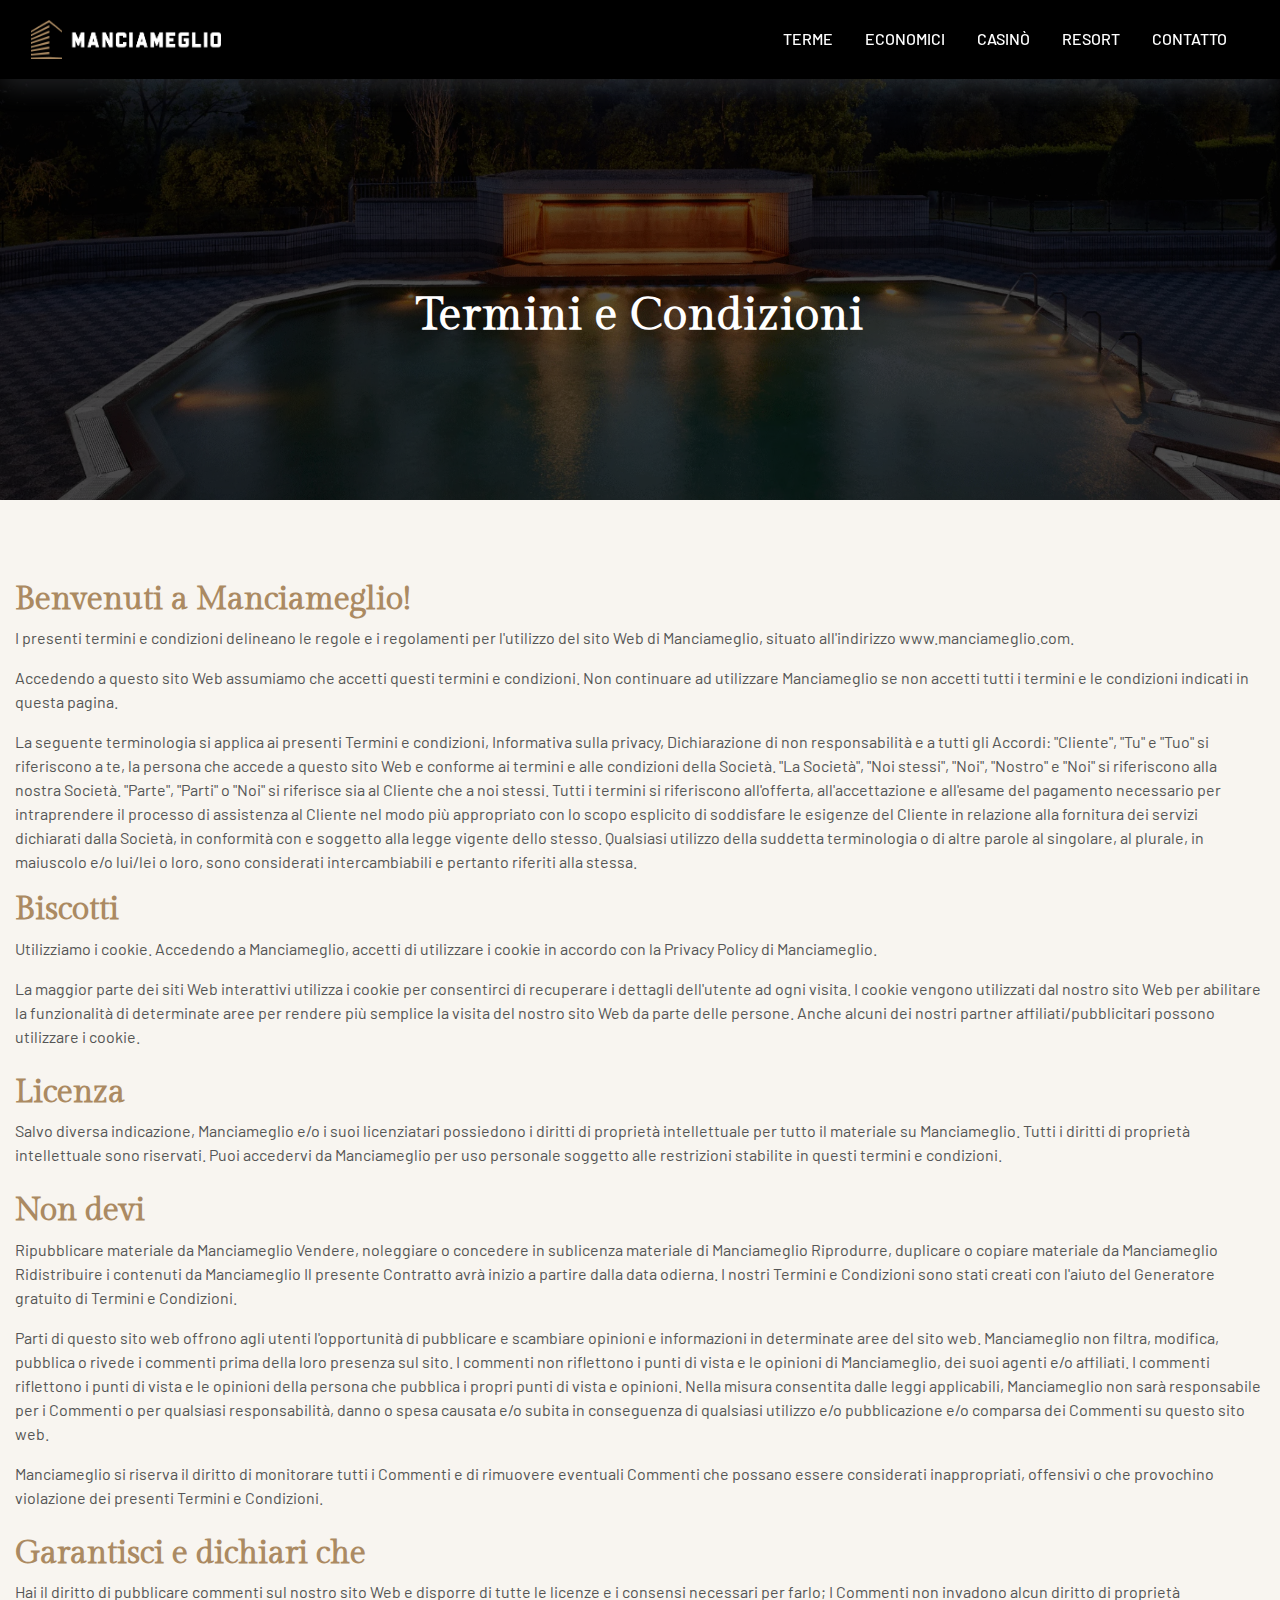
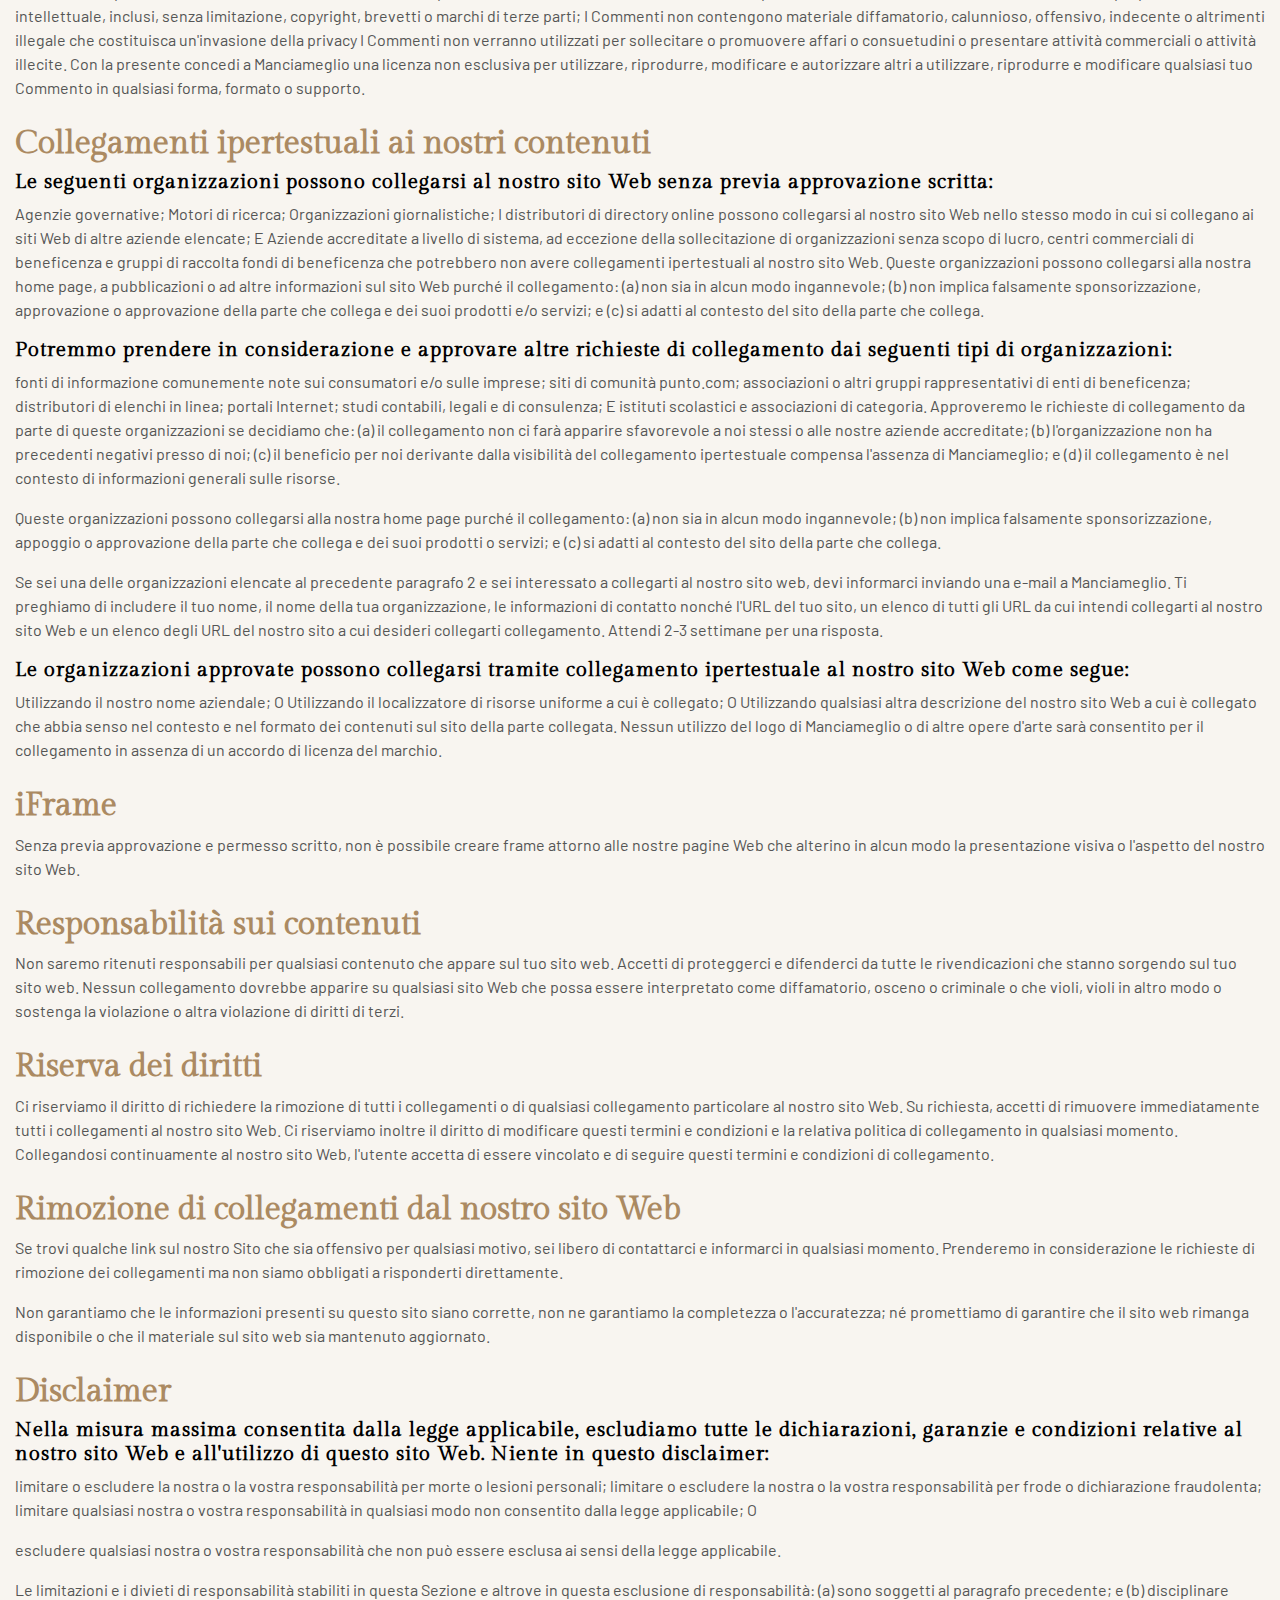
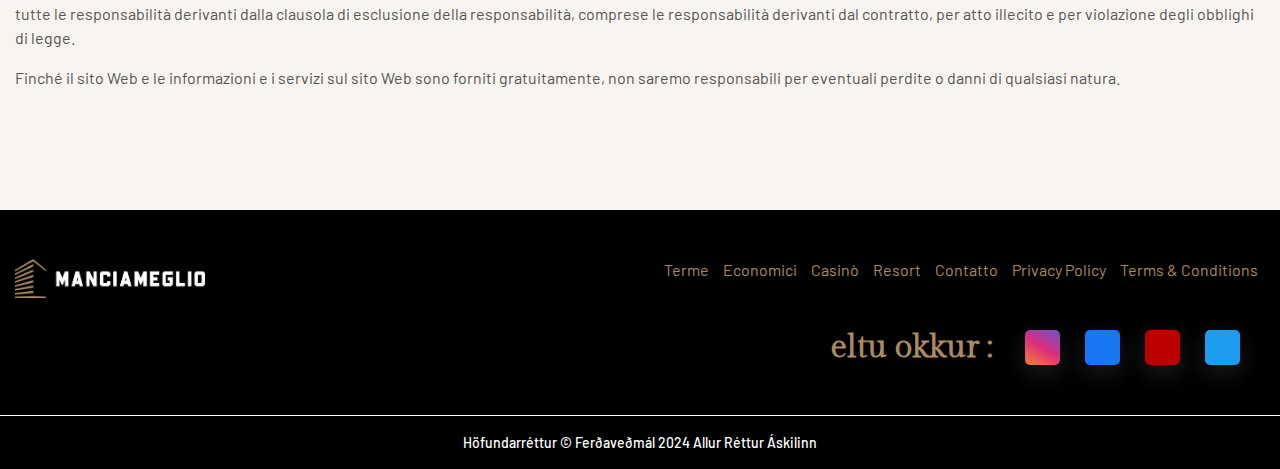
<file: terms_and_conditions.html>
<!DOCTYPE html>
<html lang="it">
   <head>
      <meta charset="UTF-8">
      <meta name="viewport" content="width=device-width, initial-scale=1.0">
      <title>Termini e Condizioni</title>
      <link rel="icon" href="./assets/images/fav_icon.png" type="image/x-icon">
      <link rel="stylesheet" href="./assets/css/bootstrap.css">
      <link rel="stylesheet" href="./assets/css/style.css">
      <link rel="stylesheet" href="./assets/css/responsive.css">
      <!-- font  -->
      <link rel="stylesheet" href="https://site-assets.fontawesome.com/releases/v6.5.0/css/all.css">
      <link rel="preconnect" href="https://fonts.googleapis.com">
      <link rel="preconnect" href="https://fonts.gstatic.com" crossorigin>
      <link
         href="https://fonts.googleapis.com/css2?family=Cardo:wght@700&family=Cormorant+Garamond:wght@400;500;600;700&family=Gilda+Display&family=Lora:wght@400;500&family=Montserrat:wght@300;400;500&family=Palanquin+Dark:wght@500;600;700&family=Playfair+Display:wght@500;600;700&family=Raleway:wght@400;500;600;700&family=Roboto:wght@400;500&family=Source+Sans+3:wght@400;500&family=Source+Serif+4:opsz,wght@8..60,400;8..60,500&display=swap"
         rel="stylesheet">
      <link rel="preconnect" href="https://fonts.googleapis.com">
      <link rel="preconnect" href="https://fonts.gstatic.com" crossorigin>
      <link
         href="https://fonts.googleapis.com/css2?family=Barlow:wght@400;500&family=Cardo:wght@700&family=Cormorant+Garamond:wght@400;500;600;700&family=Gilda+Display&family=Lora:wght@400;500&family=Montserrat:wght@300;400;500&family=Palanquin+Dark:wght@500;600;700&family=Playfair+Display:wght@500;600;700&family=Raleway:wght@400;500;600;700&family=Roboto:wght@400;500&family=Source+Sans+3:wght@400;500&family=Source+Serif+4:opsz,wght@8..60,400;8..60,500&display=swap"
         rel="stylesheet">
   </head>
   <body>
      <!-- header -->
      <header>
         <nav class="nav container">
            <input type="checkbox" id="nav-check">
            <div class="nav-header">
               <div class="nav-title">
                  <a href="./index.html" class="logo"><img src="./assets/images/logon4.png" alt=""
                     class="img-fluid"></a>
               </div>
            </div>
            <div class="nav-btn">
               <label for="nav-check">
               <span></span>
               <span></span>
               <span></span>
               </label>
            </div>
            <ul class="nav-list">
               <!-- <li><a href="./index.html">Home</a></li> -->
               <li><a href="./Terme.html">Terme</a></li>
               <li><a href="./Economici.html">Economici</a></li>
               <li><a href="./casino.html">Casinò</a></li>
               <li><a href="./resort.html">Resort</a></li>
               <li><a href="./Contatto.html">Contatto</a></li>
            </ul>
         </nav>
      </header>
      <!-- banner -->
      <div id="banner" class="sub_banner home_page_banner">
         <img src="./assets/images/spa_5.webp" alt="sub_banner_img">
         <div class="container">
            <div class="sub_banner_content text-center">
               <h1>Termini e Condizioni</h1>
            </div>
         </div>
      </div>
      <div class="about_us section">
         <div class="container">
            <h2 class="mb-2">Benvenuti a Manciameglio!</h2>
            <p>I presenti termini e condizioni delineano le regole e i regolamenti per l'utilizzo del sito Web di
               Manciameglio, situato all'indirizzo www.manciameglio.com.
            </p>
            <p>Accedendo a questo sito Web assumiamo che accetti questi termini e condizioni. Non
               continuare ad utilizzare Manciameglio se non accetti tutti i termini e le condizioni indicati in
               questa pagina. 
            </p>
            <p>La seguente terminologia si applica ai presenti Termini e condizioni, Informativa sulla
               privacy, Dichiarazione di non responsabilità e a tutti gli Accordi: "Cliente", "Tu" e "Tuo" si
               riferiscono a te, la persona che accede a questo sito Web e conforme ai termini e alle
               condizioni della Società. "La Società", "Noi stessi", "Noi", "Nostro" e "Noi" si riferiscono alla
               nostra Società. "Parte", "Parti" o "Noi" si riferisce sia al Cliente che a noi stessi. Tutti i termini
               si riferiscono all'offerta, all'accettazione e all'esame del pagamento necessario per
               intraprendere il processo di assistenza al Cliente nel modo più appropriato con lo scopo
               esplicito di soddisfare le esigenze del Cliente in relazione alla fornitura dei servizi dichiarati
               dalla Società, in conformità con e soggetto alla legge vigente dello stesso. Qualsiasi utilizzo
               della suddetta terminologia o di altre parole al singolare, al plurale, in maiuscolo e/o lui/lei o
               loro, sono considerati intercambiabili e pertanto riferiti alla stessa.
            </p>
            <div class="row mb-4">
               <div class="col">
                  <h2 class="mb-2 ">Biscotti</h2>
                  <p>Utilizziamo i cookie. Accedendo a Manciameglio, accetti di utilizzare i cookie in accordo con
                     la Privacy Policy di Manciameglio.
                  </p>
                  <p>La maggior parte dei siti Web interattivi utilizza i cookie per consentirci di recuperare i
                     dettagli dell'utente ad ogni visita. I cookie vengono utilizzati dal nostro sito Web per abilitare
                     la funzionalità di determinate aree per rendere più semplice la visita del nostro sito Web da
                     parte delle persone. Anche alcuni dei nostri partner affiliati/pubblicitari possono utilizzare i
                     cookie.
                  </p>
                  <h2 class="mt-4 mb-2">Licenza</h2>
                  <p>Salvo diversa indicazione, Manciameglio e/o i suoi licenziatari possiedono i diritti di proprietà
                     intellettuale per tutto il materiale su Manciameglio. Tutti i diritti di proprietà intellettuale sono
                     riservati. Puoi accedervi da Manciameglio per uso personale soggetto alle restrizioni stabilite
                     in questi termini e condizioni.
                  </p>
                  <h2 class="mt-4 mb-2">Non devi</h2>
                  <p>Ripubblicare materiale da Manciameglio
                     Vendere, noleggiare o concedere in sublicenza materiale di Manciameglio
                     Riprodurre, duplicare o copiare materiale da Manciameglio
                     Ridistribuire i contenuti da Manciameglio
                     Il presente Contratto avrà inizio a partire dalla data odierna. I nostri Termini e Condizioni
                     sono stati creati con l'aiuto del Generatore gratuito di Termini e Condizioni.
                  </p>
                  <p>Parti di questo sito web offrono agli utenti l'opportunità di pubblicare e scambiare opinioni e
                     informazioni in determinate aree del sito web. Manciameglio non filtra, modifica, pubblica o
                     rivede i commenti prima della loro presenza sul sito. I commenti non riflettono i punti di vista
                     e le opinioni di Manciameglio, dei suoi agenti e/o affiliati. I commenti riflettono i punti di vista
                     e le opinioni della persona che pubblica i propri punti di vista e opinioni. Nella misura
                     consentita dalle leggi applicabili, Manciameglio non sarà responsabile per i Commenti o per
                     qualsiasi responsabilità, danno o spesa causata e/o subita in conseguenza di qualsiasi
                     utilizzo e/o pubblicazione e/o comparsa dei Commenti su questo sito web.
                  </p>
                  <p>Manciameglio si riserva il diritto di monitorare tutti i Commenti e di rimuovere eventuali
                     Commenti che possano essere considerati inappropriati, offensivi o che provochino
                     violazione dei presenti Termini e Condizioni.
                  </p>
                  <h2 class="mt-4 mb-2">Garantisci e dichiari che</h2>
                  <p>Hai il diritto di pubblicare commenti sul nostro sito Web e disporre di tutte le licenze e i
                     consensi necessari per farlo;
                     I Commenti non invadono alcun diritto di proprietà intellettuale, inclusi, senza limitazione,
                     copyright, brevetti o marchi di terze parti;
                     I Commenti non contengono materiale diffamatorio, calunnioso, offensivo, indecente o
                     altrimenti illegale che costituisca un'invasione della privacy
                     I Commenti non verranno utilizzati per sollecitare o promuovere affari o consuetudini o
                     presentare attività commerciali o attività illecite.
                     Con la presente concedi a Manciameglio una licenza non esclusiva per utilizzare, riprodurre,
                     modificare e autorizzare altri a utilizzare, riprodurre e modificare qualsiasi tuo Commento in
                     qualsiasi forma, formato o supporto.
                  </p>
                  <h2 class="mt-4 mb-2">Collegamenti ipertestuali ai nostri contenuti</h2>
                  <h5>Le seguenti organizzazioni possono collegarsi al nostro sito Web senza previa approvazione
                     scritta:
                  </h5>
                  <p>Agenzie governative;
                     Motori di ricerca;
                     Organizzazioni giornalistiche;
                     I distributori di directory online possono collegarsi al nostro sito Web nello stesso modo in
                     cui si collegano ai siti Web di altre aziende elencate; E
                     Aziende accreditate a livello di sistema, ad eccezione della sollecitazione di organizzazioni
                     senza scopo di lucro, centri commerciali di beneficenza e gruppi di raccolta fondi di
                     beneficenza che potrebbero non avere collegamenti ipertestuali al nostro sito Web.
                     Queste organizzazioni possono collegarsi alla nostra home page, a pubblicazioni o ad altre
                     informazioni sul sito Web purché il collegamento: (a) non sia in alcun modo ingannevole; (b)
                     non implica falsamente sponsorizzazione, approvazione o approvazione della parte che
                     collega e dei suoi prodotti e/o servizi; e (c) si adatti al contesto del sito della parte che
                     collega.
                  </p>
                  <h5>Potremmo prendere in considerazione e approvare altre richieste di collegamento dai
                     seguenti tipi di organizzazioni:
                  </h5>
                  <p>fonti di informazione comunemente note sui consumatori e/o sulle imprese;
                     siti di comunità punto.com;
                     associazioni o altri gruppi rappresentativi di enti di beneficenza;
                     distributori di elenchi in linea;
                     portali Internet;
                     studi contabili, legali e di consulenza; E
                     istituti scolastici e associazioni di categoria.
                     Approveremo le richieste di collegamento da parte di queste organizzazioni se decidiamo
                     che: (a) il collegamento non ci farà apparire sfavorevole a noi stessi o alle nostre aziende
                     accreditate; (b) l'organizzazione non ha precedenti negativi presso di noi; (c) il beneficio per
                     noi derivante dalla visibilità del collegamento ipertestuale compensa l'assenza di
                     Manciameglio; e (d) il collegamento è nel contesto di informazioni generali sulle risorse.
                  </p>
                  <p>Queste organizzazioni possono collegarsi alla nostra home page purché il collegamento: (a)
                     non sia in alcun modo ingannevole; (b) non implica falsamente sponsorizzazione, appoggio
                     o approvazione della parte che collega e dei suoi prodotti o servizi; e (c) si adatti al contesto
                     del sito della parte che collega.
                  </p>
                  <p>Se sei una delle organizzazioni elencate al precedente paragrafo 2 e sei interessato a
                     collegarti al nostro sito web, devi informarci inviando una e-mail a Manciameglio. Ti
                     preghiamo di includere il tuo nome, il nome della tua organizzazione, le informazioni di
                     contatto nonché l'URL del tuo sito, un elenco di tutti gli URL da cui intendi collegarti al nostro
                     sito Web e un elenco degli URL del nostro sito a cui desideri collegarti collegamento. Attendi
                     2-3 settimane per una risposta.
                  </p>
                  <h5>Le organizzazioni approvate possono collegarsi tramite collegamento ipertestuale al nostro
                     sito Web come segue:
                  </h5>
                  <p>Utilizzando il nostro nome aziendale; O
                     Utilizzando il localizzatore di risorse uniforme a cui è collegato; O
                     Utilizzando qualsiasi altra descrizione del nostro sito Web a cui è collegato che abbia senso
                     nel contesto e nel formato dei contenuti sul sito della parte collegata.
                     Nessun utilizzo del logo di Manciameglio o di altre opere d'arte sarà consentito per il
                     collegamento in assenza di un accordo di licenza del marchio.
                  </p>
                  <h2 class="mt-4 mb-2">iFrame</h2>
                  <p>Senza previa approvazione e permesso scritto, non è possibile creare frame attorno alle
                     nostre pagine Web che alterino in alcun modo la presentazione visiva o l'aspetto del nostro
                     sito Web.
                  </p>
                  <h2 class="mt-4 mb-2">Responsabilità sui contenuti</h2>
                  <p>Non saremo ritenuti responsabili per qualsiasi contenuto che appare sul tuo sito web. Accetti
                     di proteggerci e difenderci da tutte le rivendicazioni che stanno sorgendo sul tuo sito web.
                     Nessun collegamento dovrebbe apparire su qualsiasi sito Web che possa essere
                     interpretato come diffamatorio, osceno o criminale o che violi, violi in altro modo o sostenga
                     la violazione o altra violazione di diritti di terzi.
                  </p>
                  <h2 class="mt-4 mb-2">Riserva dei diritti</h2>
                  <p>Ci riserviamo il diritto di richiedere la rimozione di tutti i collegamenti o di qualsiasi
                     collegamento particolare al nostro sito Web. Su richiesta, accetti di rimuovere
                     immediatamente tutti i collegamenti al nostro sito Web. Ci riserviamo inoltre il diritto di
                     modificare questi termini e condizioni e la relativa politica di collegamento in qualsiasi
                     momento. Collegandosi continuamente al nostro sito Web, l'utente accetta di essere
                     vincolato e di seguire questi termini e condizioni di collegamento.
                  </p>
                  <h2 class="mt-4 mb-2">Rimozione di collegamenti dal nostro sito Web</h2>
                  <p>Se trovi qualche link sul nostro Sito che sia offensivo per qualsiasi motivo, sei libero di
                     contattarci e informarci in qualsiasi momento. Prenderemo in considerazione le richieste di
                     rimozione dei collegamenti ma non siamo obbligati a risponderti direttamente.
                  </p>
                  <p>Non garantiamo che le informazioni presenti su questo sito siano corrette, non ne
                     garantiamo la completezza o l'accuratezza; né promettiamo di garantire che il sito web
                     rimanga disponibile o che il materiale sul sito web sia mantenuto aggiornato.
                  </p>
                  <h2 class="mt-4 mb-2">Disclaimer</h2>
                  <h5>Nella misura massima consentita dalla legge applicabile, escludiamo tutte le dichiarazioni,
                     garanzie e condizioni relative al nostro sito Web e all'utilizzo di questo sito Web. Niente in
                     questo disclaimer:
                  </h5>
                  <p>limitare o escludere la nostra o la vostra responsabilità per morte o lesioni personali;
                     limitare o escludere la nostra o la vostra responsabilità per frode o dichiarazione fraudolenta;
                     limitare qualsiasi nostra o vostra responsabilità in qualsiasi modo non consentito dalla legge
                     applicabile; O
                  </p>
                  <p>escludere qualsiasi nostra o vostra responsabilità che non può essere esclusa ai sensi della
                     legge applicabile.
                  </p>
                  <p>Le limitazioni e i divieti di responsabilità stabiliti in questa Sezione e altrove in questa
                     esclusione di responsabilità: (a) sono soggetti al paragrafo precedente; e (b) disciplinare
                     tutte le responsabilità derivanti dalla clausola di esclusione della responsabilità, comprese le
                     responsabilità derivanti dal contratto, per atto illecito e per violazione degli obblighi di legge.
                  </p>
                  <p>Finché il sito Web e le informazioni e i servizi sul sito Web sono forniti gratuitamente, non
                     saremo responsabili per eventuali perdite o danni di qualsiasi natura.
                  </p>
               </div>
            </div>
         </div>
      </div>
      <footer class="py-5">
         <div class="container">
            <div class="top_footer">
               <div class="row align-items-center">
                  <div class="col-12 col-xl-3">
                     <div class="footer_left">
                        <a href="./index.html" class="logo"><img src="./assets/images/logon4.png" alt=""
                           class="img-fluid"></a>
                     </div>
                  </div>
                  <div class="col-12 col-xl-9">
                     <div class="footer_left footer_right_ul">
                        <ul>
                           <!-- <li><a href="./index.html">Home</a></li> -->
                           <li><a href="./Terme.html">Terme</a></li>
                           <li><a href="./Economici.html">Economici</a></li>
                           <li><a href="./casino.html">Casinò</a></li>
                           <li><a href="./resort.html">Resort</a></li>
                           <li><a href="./Contatto.html">Contatto</a></li>
                           <li><a href="./privacy_policy.html">Privacy policy</a></li>
                           <li><a href="./terms_and_conditions.html">Terms & conditions</a></li>
                        </ul>
                     </div>
                  </div>
               </div>
            </div>
            <div class="row">
               <div class="col">
                  <div class="footer_right">
                     <h2 class="mb-0">eltu okkur : </h2>
                     <ul>
                        <li><a href=""><i class="fa-brands fa-instagram"></i></a></li>
                        <li><a href=""><i class="fa-brands fa-facebook-f"></i></a></li>
                        <li><a href=""><i class="fa-brands fa-youtube"></i></a></li>
                        <li><a href=""><i class="fa-brands fa-twitter"></i></a></li>
                     </ul>
                  </div>
               </div>
            </div>
         </div>
      </footer>
      <div class="lower_footer">
         <div class="container">
            <div class="row">
               <div class="col text-center">
                  <p class="py-3 mb-0">Höfundarréttur © ferðaveðmál 2024 Allur réttur áskilinn</p>
               </div>
            </div>
         </div>
      </div>
      <script src="https://code.jquery.com/jquery-3.7.1.min.js"
         integrity="sha256-/JqT3SQfawRcv/BIHPThkBvs0OEvtFFmqPF/lYI/Cxo=" crossorigin="anonymous"></script>
      <script src="./assets/js/bootstrap.bundle.js"></script>
   </body>
</html>
</file>
<file: assets/css/style.css>
body,
#banner {
	margin: 0;
	transition: all 0.5s;
}

:root {
	--main-color: #ab8a62;
	--bg-light: #f8f5f0;
	--font-color: #222222;
}

html,
body {
	overflow-x: hidden !important;
	width: 100% !important;
	font-family: 'Barlow', sans-serif;
}

h1,
h2,
h3,
h4,
h5 {
	font-weight: 600;
	font-family: 'Gilda Display', serif;
}

h1 {
	font-size: 45px;
}

h2 {
	font-size: 32px;
	font-weight: 600;
	color: var(--main-color);
}

h3 {
	font-size: 26px;
	font-weight: 800;
}

p {
	color: #555555;
}

.page_home_banner img {
	height: 700px !important;
}

.section {
	padding: 80px 0;
}

a.common_btn {
	text-decoration: none;
	padding: 8px 24px;
	color: #fff;
	font-weight: 500;
	background: var(--main-color);
	border: 1px solid transparent;
	transition: all 0.5s;
}

a.common_btn:hover {
	border: 1px solid var(--main-color);
	color: var(--main-color);
	background: transparent;
}

.container {
	width: 100%;
	max-width: 1440px !important;
	padding: 0 15px;
	margin: 0 auto;
}

/* /header/ */


.nav {
	width: 100%;
	display: flex;
	align-items: center;
	text-transform: uppercase;
}

.nav>.nav-header {
	flex: 0.95;
	padding-left: 1rem;
}

.nav>.nav-header>.nav-title {
	font-size: 22px;
}

.nav>.nav-list {
	display: flex;
	gap: 2rem;
	margin-bottom: 0;
}

.nav>.nav-list>li {
	list-style-type: none;
}

.nav>.nav-list>li a {
	text-decoration: none;
	cursor: pointer;
	font-weight: 500;
	color: #fff;
	transition: all 0.5s;
}

.active {
	color: var(--main-color) !important;
}

.nav>.nav-list>li a:hover {
	color: var(--main-color)
}

.nav>#nav-check {
	display: none;
}

header {
	box-shadow: rgba(149, 157, 165, 0.2) 0px 8px 24px;
	position: fixed;
	width: 100%;
	z-index: 999;
	padding: 20px 0px;
	background-color: #000;
	/* border-bottom: 1px solid #fff; */
}

.nav-title a {
	text-decoration: none;
	color: var(--main-color);
}

.nav-title a img {
	max-width: 120px;
}

#banner {
	display: flex;
	flex-direction: column;
	justify-content: center;
	align-items: center;
	text-align: center;
	color: var(--font-color);
}

.sub_banner img {
	width: 100%;
	height: 500px;
	object-fit: cover;
}

.sub_banner {
	position: relative;
}

.sub_banner_content {
	position: absolute;
	top: 50%;
	left: 50%;
	transform: translate(-50%, -50%);
	text-align: center;
	color: var(--font-color);
	margin-top: 70px;
	width: 100%;
}

.sub_banner::before {
	position: absolute;
	content: '';
	background: #000000a8;
	width: 100%;
	height: 100%;
	z-index: 0;
}


a.logo img {
	max-width: 190px;
}

h3 {
	font-size: 26px;
	font-weight: bold;
	margin-bottom: 20px;
	transition: all 0.5s;
}

.nav-title a svg {
	width: 250px;
}

.why_choose_card {
	text-align: center;
	border: 1px solid;
}

.luxhotel_card {

	transition: all 0.5s;
	text-align: center;
	box-shadow: rgba(100, 100, 111, 0.2) 0px 7px 29px 0px;
	position: relative;
}

.luxhotel_card:hover img {
	filter: grayscale();
}


/****cookies*****/
.cookie-alert {
	align-items: baseline;
	background: #fff;
	color: var(--main-color);
	left: auto;
	position: fixed;
	width: 100%;
	z-index: 999;
	bottom: 0px;
	display: none;
}

.cookie-alert.show {
	display: block;
	transform: translateY(0%);
	transition-delay: 1000ms;
}

.cookie-alert .card-body {
	display: flex;
	align-items: center;
	flex-wrap: wrap;
	padding: 2rem 3rem;
}

.cookie-content {
	width: 85%;
	padding-right: 10px;
}

.accept-btn {
	width: 15%;
}

.accept-cookies {
	display: block;
	text-align: center;
}

.cookie-content p {
	margin: 0;
	padding-right: 10px;
}

.footer_left ul {
	display: flex;
	padding: 0;
	list-style: none;
	justify-content: end;
}

.footer_left ul li {
	margin: 0px 7px;
}

.footer_left ul li a {
	color: var(--main-color);
	text-decoration: none;
	text-transform: capitalize;
	font-size: 16px;
}

.footer_right ul {
	display: flex;
	padding-top: 0px;
	list-style: none;
	margin-bottom: 0;
}

.footer_right ul li {
	margin-right: 25px;
}

.footer_right ul li a {
	font-size: 20px;
	color: var(--main-color);
}

footer {
	background-color: #000;
}

.footer_right h2 {
	color: var(--main-color);
}

.footer_left .logo {
	text-decoration: none;
	font-size: 20px;
	color: var(--main-color);
}

footer .footer_left ul li a {
	transition: all 0.5s;
}

footer .footer_left ul li a:hover {
	color: #fff;
}

footer .footer_rightul li a {
	transition: all 0.5s;
}

footer .footer_right ul li a:hover {
	color: #fff;
}

.lower_footer {
	background: #000;
	border-top: 1px solid #fff;
}

.lower_footer p {
	color: #fff;
	text-transform: capitalize;
	font-weight: 500;
	font-size: 14px;
}

.footer_right {
	margin-top: 30px;
	display: flex;
	justify-content: end;
	align-items: center;
}

.why_choose_card img {
	max-width: 70px;
}

.why_choose_card h3 {
	margin-top: 22px;
	margin-bottom: 22px;
}

.why_choose_card p {
	color: #fff;
}

.why_choose_card {
	color: #000;
	text-align: center;
	height: 100%;
	padding: 25px 15px;
	border: 1px solid rgb(255 255 255 / 75%);
	border-radius: 5px;
	box-shadow: rgba(100, 100, 111, 0.2) 0px 7px 29px 0px;
	background: #fff;
}

.why_choose_card:hover h3 {
	color: var(--main-color);
}

.why_choose {
	background-position: center;
	background-image: url(../images/iceland_bg3.jpg);
	background-repeat: no-repeat;
	background-size: cover;
	position: relative;
	z-index: 1;
}

.why_choose::before {
	top: 0;
	position: absolute;
	content: '';
	height: 100%;
	width: 100%;
	background-color: var(--bg-light);
	z-index: -1;
	border-top: 1px solid #ab8a62;
}

.luxhotel_card img {
	width: 100%;
	min-height: 490px;
	object-fit: cover;
	transition: all 0.5s;
}

.bottom_text_section {
	background-color: var(--bg-light);
}


.luxhotel_card_further img {
	height: 400px;
	object-fit: cover;
	width: 100%;
}

.content_card {
	padding: 20px 10px;
}

.before_banner_section {
	background-color: var(--bg-light);
}

.why_choose_resort p {
	color: #000;
}

.why_choose_resort h3 {
	color: #000;
}

.why_choose_resort img {
	filter: unset;
}

.content_card ul {
	text-align: start;
	display: flex;
	justify-content: space-between;
}

input.form-control.sub_btn {
	width: 200px;
	padding: 10px;
	background-color: var(--main-color);
	color: #fff;
	border: 1px solid transparent;
	transition: all 0.5s;
	font-weight: 500;
}

input.form-control.sub_btn:hover {
	font-weight: 500;
	background-color: #fff;
	color: #000;
	border: 1px solid var(--main-color);
}

.form-control {
	padding: 10px;
	border: 1px solid #00000024;
	border-radius: unset;
}


.footer_left a img {
	max-width: 190px;
}

.after_banner_section.section {
	background: #f8f5f0;
}

.luxury_hotels_inner img {
	transition: all 0.5s;
}

.luxury_hotels_inner img:hover {
	filter: grayscale(1);
}

.right_side_first {
	background: #f8f5f0;
	padding: 40px;
	border-radius: 5px;
}

.contact_us.section {
	border-top: 1px solid #21bddd61;
}

.sub_banner_content h1,
h5 {
	letter-spacing: 1px;
	color: #ffff;
}

.right_side_ab img {
	border-radius: 10px;
}

.index_luxury_hotel .luxury_hotels_inner {
	background: #f8f5f0;
}

.index_page_button {
	position: absolute;
	bottom: 0;
	margin: 0 auto;
	left: 0;
	right: 0;
	background: #0000008a;
}

.luxury_hotels_inner {
	background: var(--bg-light);
}

.luxury_hotels_inner h3 {
	color: var(--main-color);
}

.luxury_hotels_inner h5 {
	color: #000;
}

.why_choose_card p {
	color: #000;
}

.about_us.section {
	background: #f8f5f0;
}

.about_us.section a {
	background: #aa8a63;
	color: #fff;
}

.about_us.section h5 {
	color: #000;
}
.footer_right ul li a {
    display: flex;
    align-items: center;
    justify-content: center;
	width: 35px;
    height: 35px;
    text-decoration: none;
    border-radius: 5px;
    box-shadow: rgba(149, 157, 165, 0.2) 0px 8px 24px;
	color: #fff;
}
.footer_right ul li:first-child a{
    background: linear-gradient(30deg,#f38334,#da2e7d 50%,#6b54c6);
}
.footer_right ul li:nth-child(2) a{
    background-color: #1877f2;
}
.footer_right ul li:nth-child(3) a{
    background-color: #b00;
}
.footer_right ul li:nth-child(4) a{
background-color: #1d9df0;
}


.accordion-button:focus {
    border-color: unset;
    box-shadow: unset;
}
.accordion-button:not(.collapsed) {
    color: #ab8a62;
    background-color: #f8f5f0;
    font-weight: 600;
    box-shadow: unset;
    font-size: 20px;
}
.accordion-button {
    font-size: 20px;
    font-weight: 600;
    color: #ab8a62;
}
</file>
<file: assets/css/responsive.css>
@media screen and (max-width:1199px) {
	.top_footer {
		text-align: center;
	}

	.footer_right {
		margin-top: 0px;
		display: flex;
		justify-content: center;
	}

	.footer_right_ul ul {
		margin-top: 20px;
		justify-content: center;
	}
}


@media screen and (max-width:1024px) {
	.cookie-content {
		width: 100%;
		padding-right: 10px;
		text-align: center;
	}

	.accept-btn {
		width: 100%;
		margin-top: 20px;
		text-align: center;
	}

	.cookie-content p {
		font-size: 14px;
	}

	.cookie-alert .card-body {
		padding: 20px 10px;
	}

	.accept-btn a {
		max-width: 150px;
		width: 100%;
		margin: auto !important;
	}
}

@media (max-width: 991px) {
	.nav {
		padding: 1rem;
	}

	.nav>.nav-btn {
		display: inline-block;
		position: absolute;
		right: 15px;
	    top: 11px;
		padding-top: 0.2rem;
		z-index: 2;
	}

	.nav>.nav-btn>label {
		display: inline-block;
		width: 50px;
		height: 50px;
		padding: 13px;
		filter: invert(1);
	}

	.nav>.nav-btn>label>span {
		display: block;
		width: 25px;
		height: 10px;
		border-top: 2px solid #ab8a62;
		filter: invert(1);
	}

	.nav>.nav-list {
		position: absolute;
		display: flex;
		flex-direction: column;
		gap: 1rem;
		width: 100%;
		background-color: #fff;
		height: 0;
		transition: all 0.3s ease-in;
		top: 0px;
		left: 0;
		overflow: hidden;
		padding-left: 20px;
	}

	.nav>.nav-list>li {
		width: 100%;
		margin-top: 1.5rem;
	}

	.nav>#nav-check:checked~.nav-list {
		height: 500px;
	}

	.nav>.nav-header {
		padding-left: 0;
	}

	.nav>.nav-list>li a {
		color: var(--bg-dark);
	}

	header {
		padding: 0px 0px;
	}


	.top_footer {
		text-align: center;
	}

	.footer_left ul {
		display: block;
	}

	.footer_left ul li {
		margin-bottom: 20px;
		margin-right: 0;
	}

}

@media (max-width: 767px) {

	a.logo img {
		max-width: 110px;
	}
	.footer_left a img {
		max-width: 130px;
	}

	.nav-title a svg {
		width: 190px;
	}

	h1 {
		font-size: 35px;
	}

	h2 {
		font-size: 26px;
	}

	h3 {
		font-size: 22px;
	}
	.sub_banner_content {
		padding: 0px 16px;
	}
	.content_card ul {
		display: block;;
	}

}

@media (max-width: 575px) {

	.footer_right {
		display: block;
		text-align: center;
	}

	.footer_right ul {
		margin-bottom: 0;
		justify-content: center;
		margin-top: 20px;
	}

}
</file>
